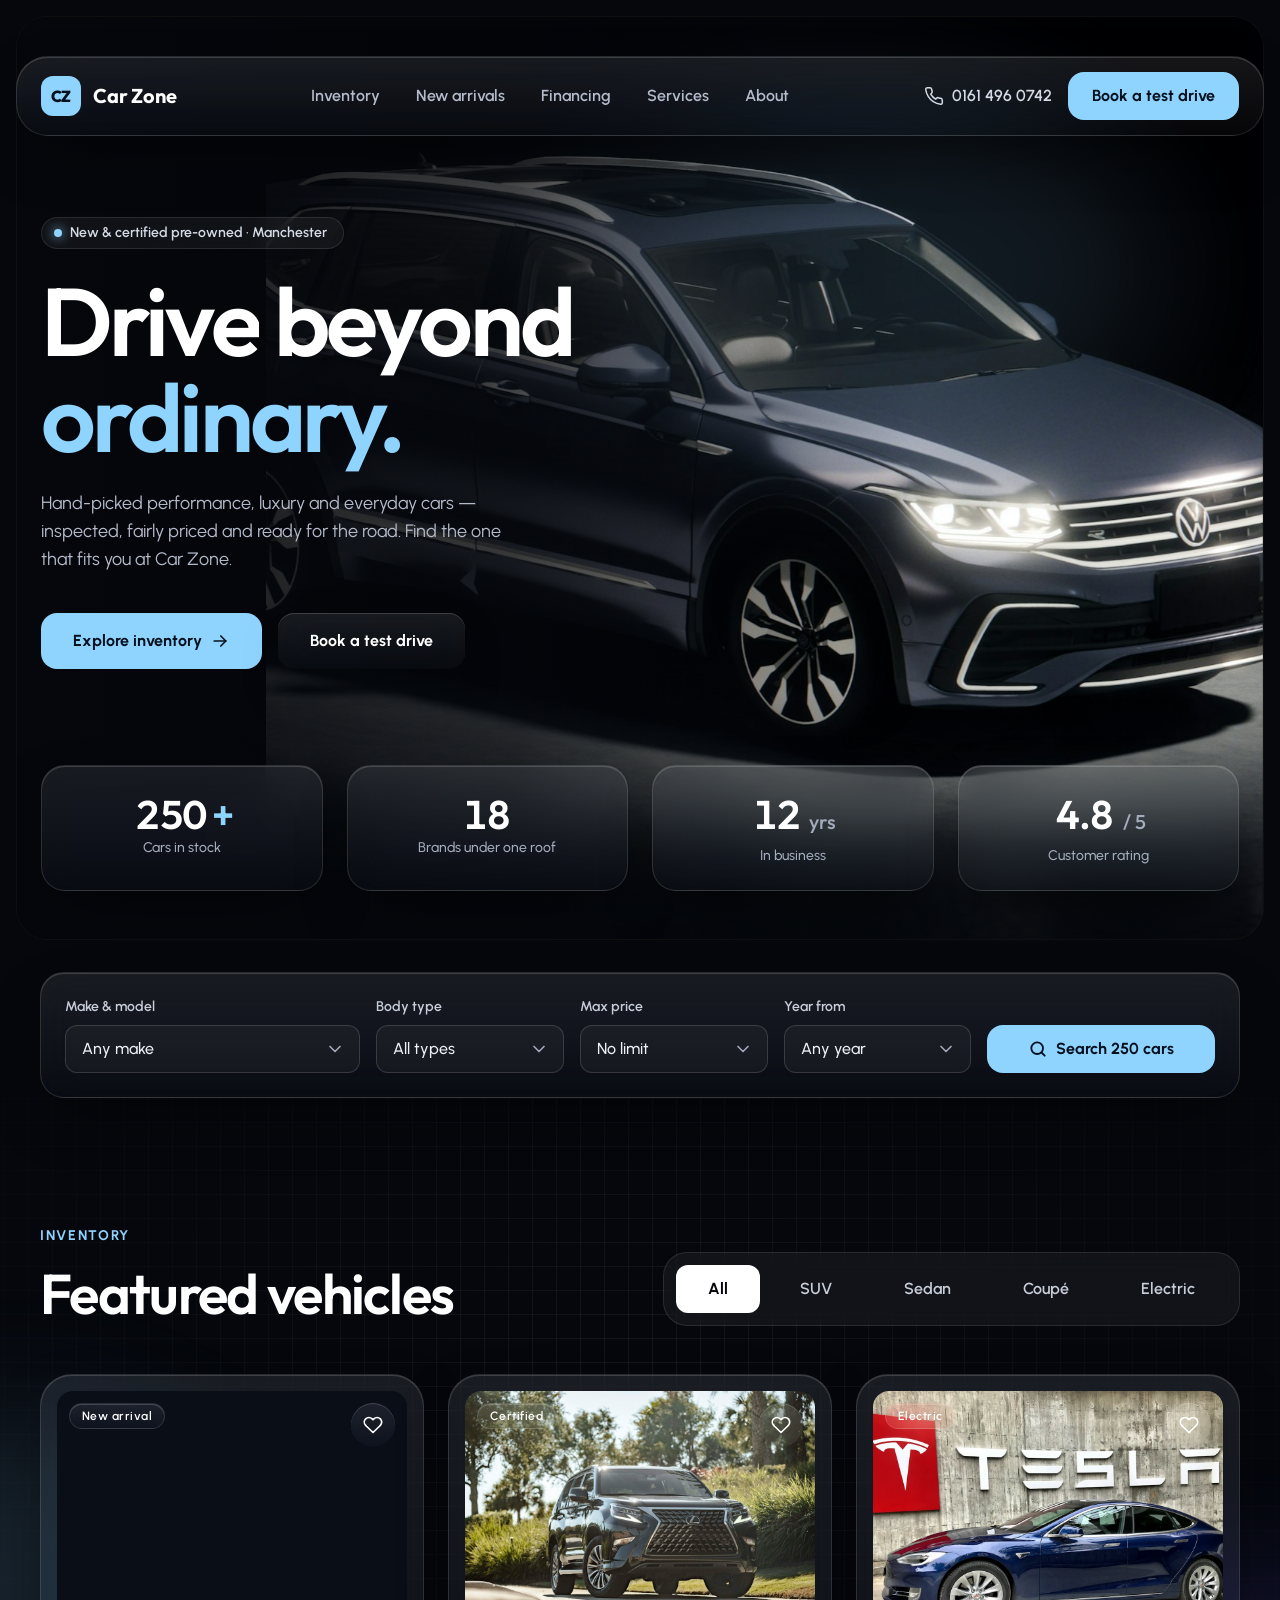
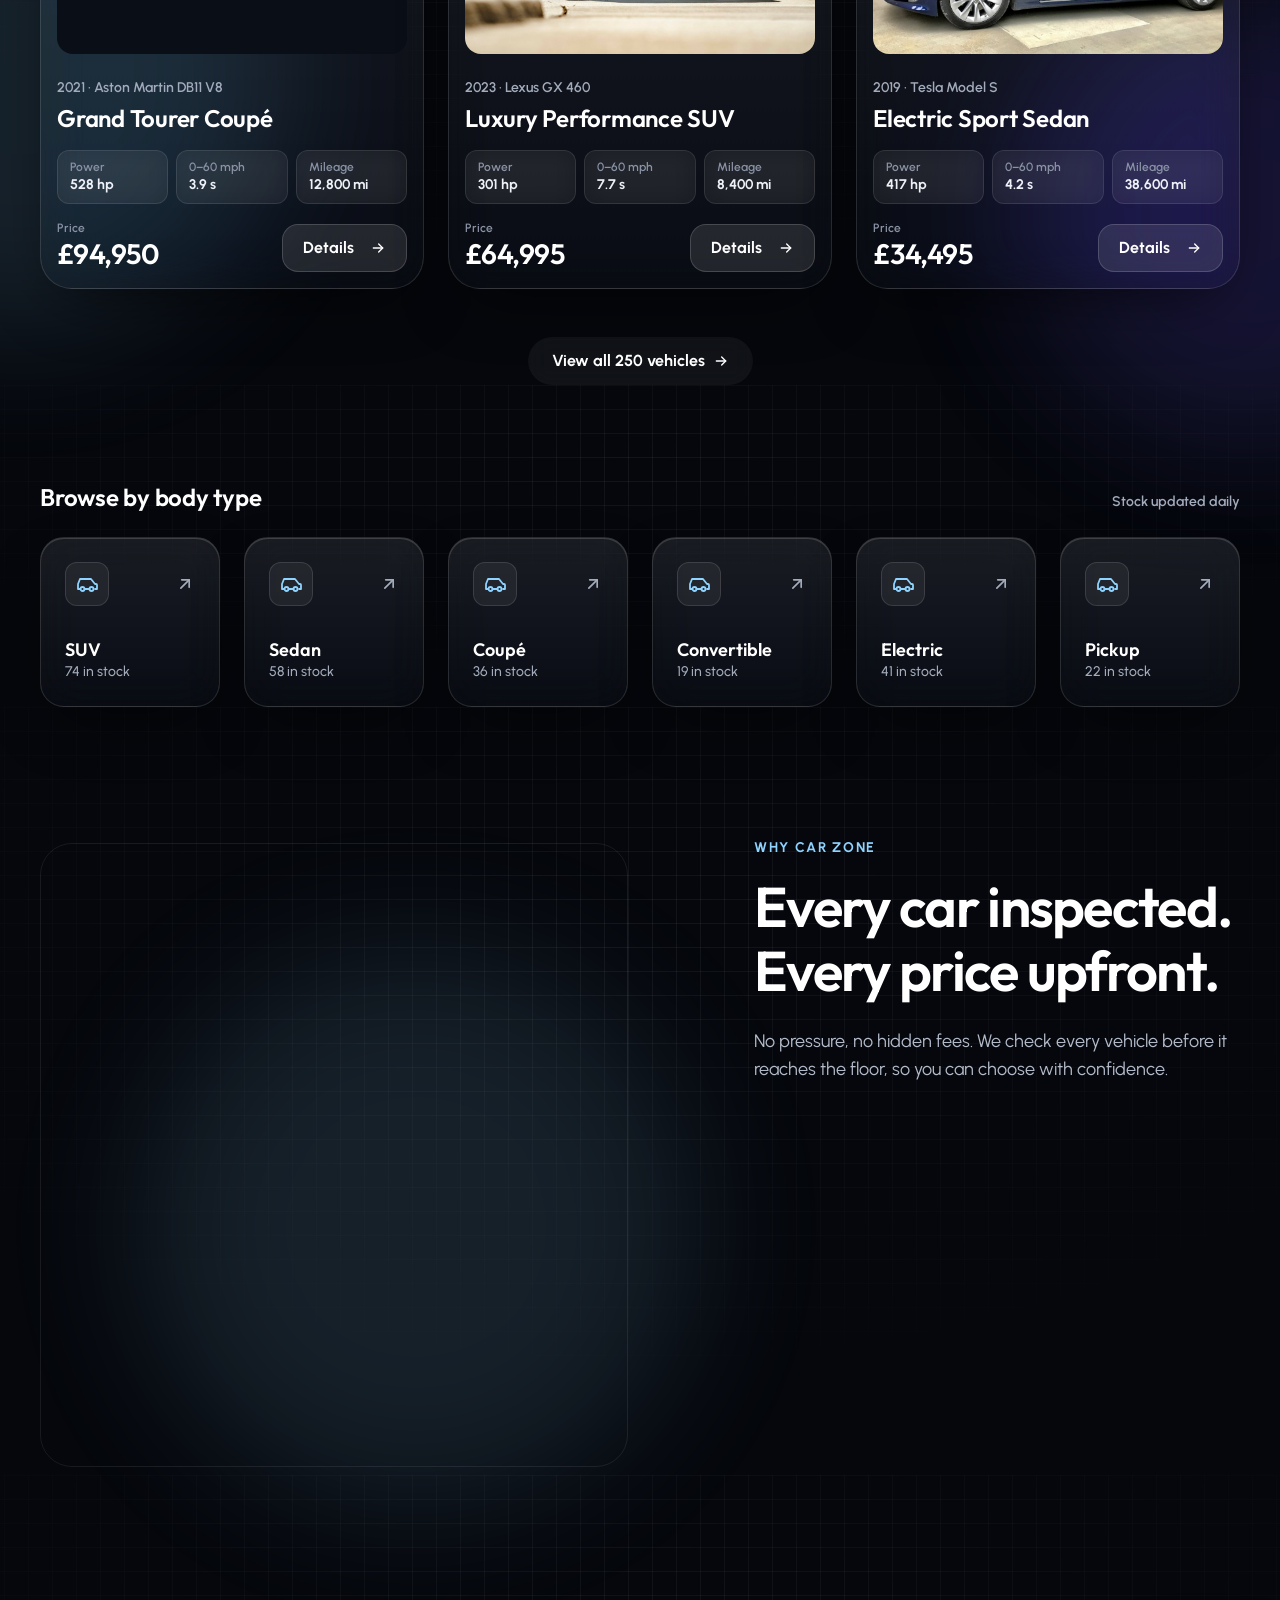
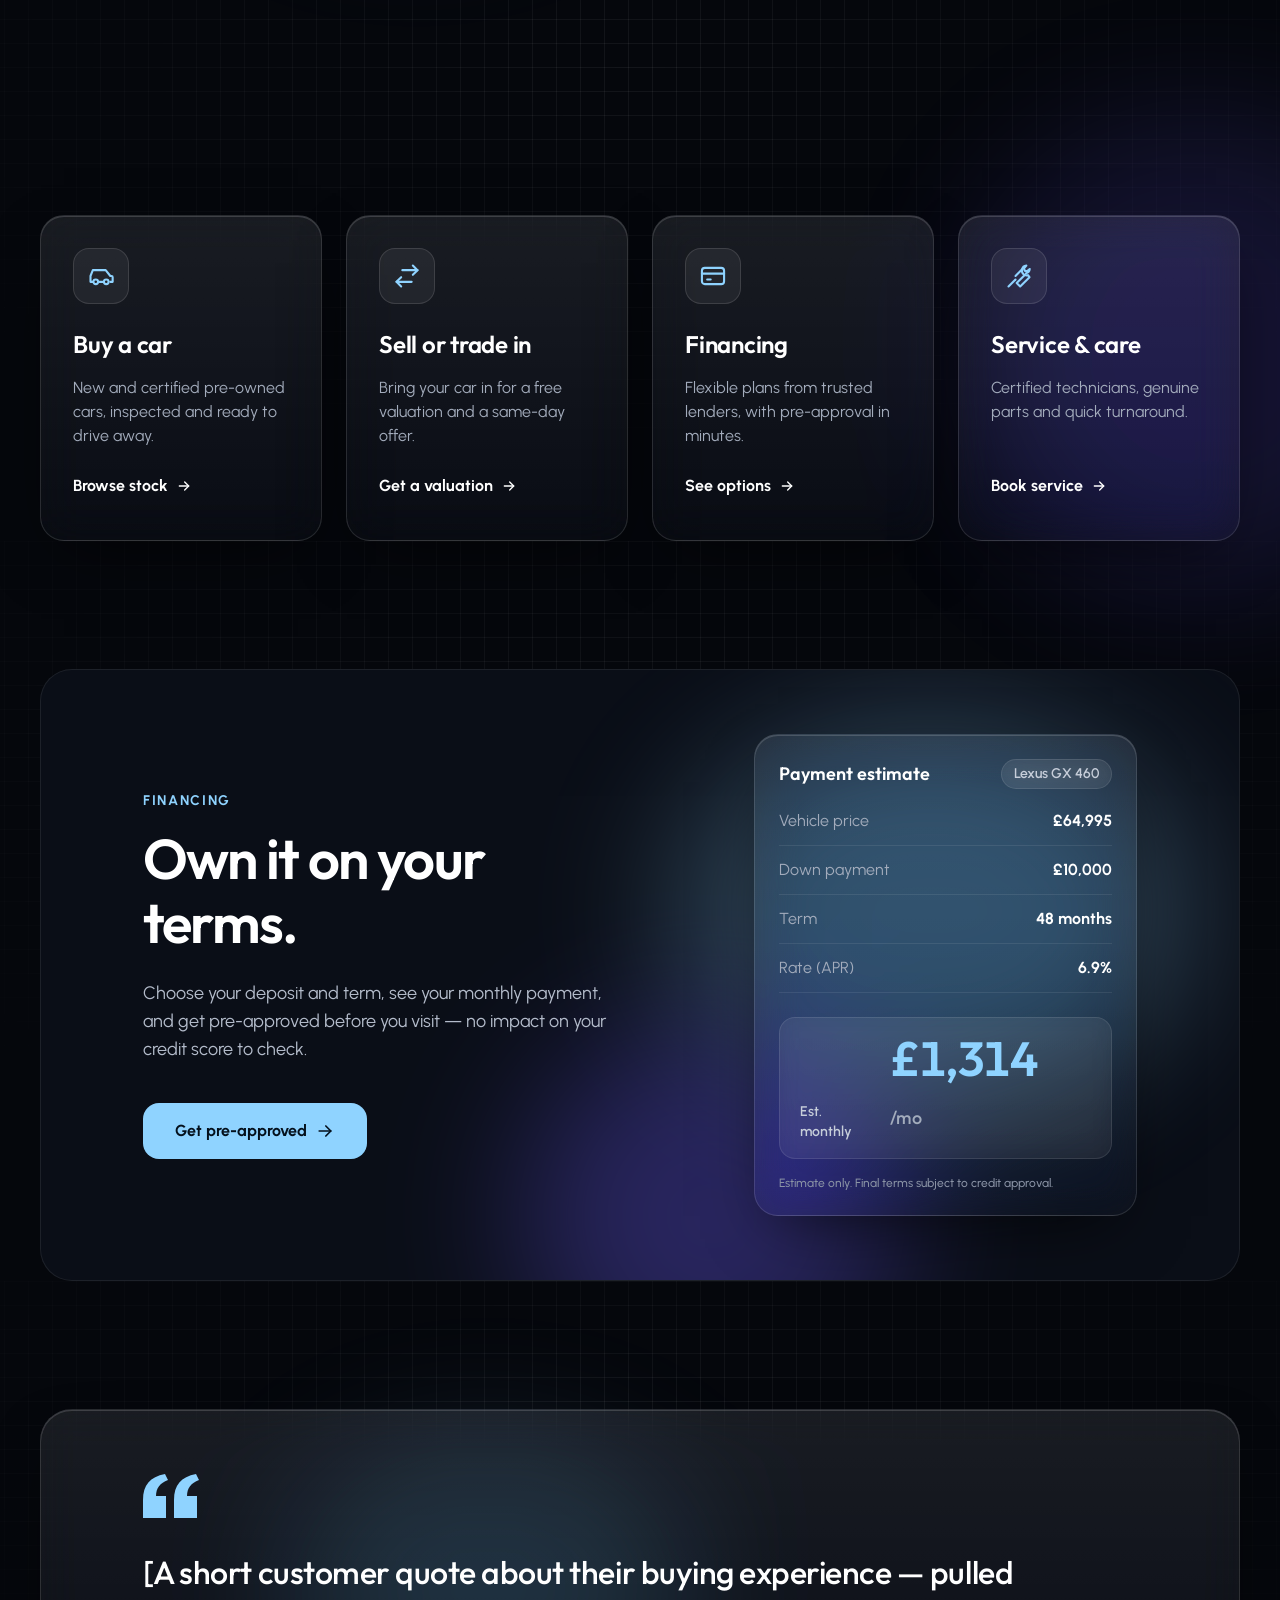
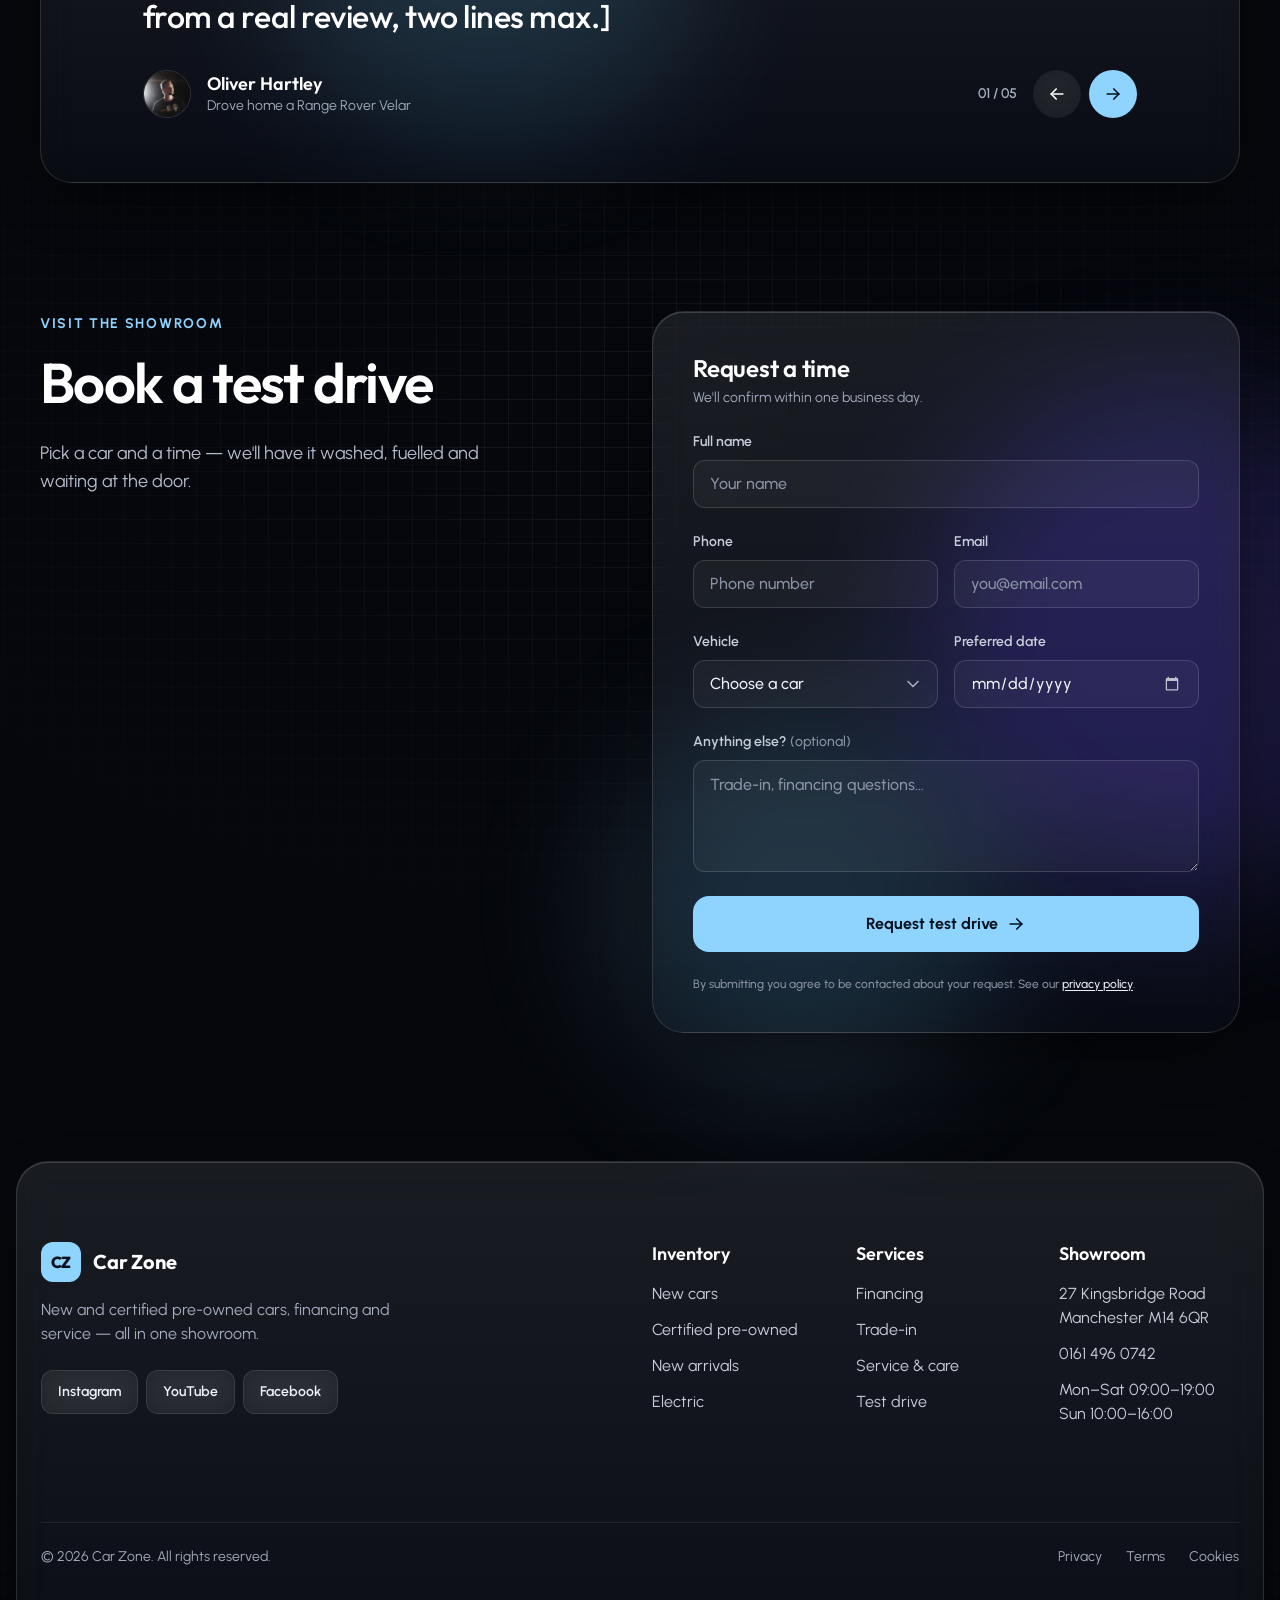
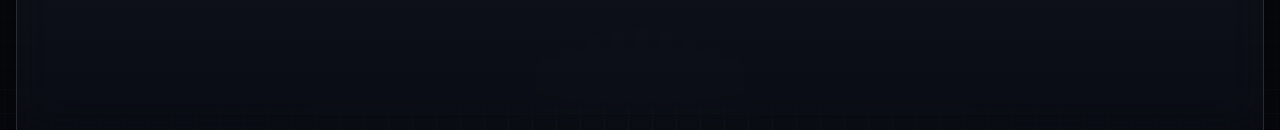
<file: index.html>
<!doctype html>
<html lang="en-GB">
<head>
<meta charset="utf-8">
<meta name="viewport" content="width=device-width, initial-scale=1">
<title>Car Zone — New &amp; certified pre-owned cars in Manchester</title>
<meta name="description" content="Hand-picked performance, luxury and everyday cars in Manchester — every car inspected, fairly priced and ready for the road. Browse stock, get pre-approved and book a test drive.">
<meta name="theme-color" content="#05070C">
<link rel="icon" href="data:image/svg+xml,%3Csvg xmlns='http://www.w3.org/2000/svg' viewBox='0 0 40 40'%3E%3Crect width='40' height='40' rx='12' fill='%238FD3FF'/%3E%3Ctext x='20' y='26' text-anchor='middle' font-family='Arial,sans-serif' font-weight='800' font-size='16' fill='%2304101C'%3ECZ%3C/text%3E%3C/svg%3E">
<script>document.documentElement.classList.add('js');setTimeout(function(){if(!window.CZ)document.documentElement.classList.remove('js')},2500);</script>
<link rel="preconnect" href="https://fonts.googleapis.com">
<link rel="preconnect" href="https://fonts.gstatic.com" crossorigin>
<link rel="stylesheet" href="https://fonts.googleapis.com/css2?family=Outfit:wght@400;500;600;700;800&amp;family=Urbanist:wght@400;500;600;700&amp;display=swap">
<link rel="stylesheet" href="css/styles.css">
<link rel="stylesheet" href="css/home.css">
<script src="js/main.js" defer></script>
</head>
<body>
<a href="#main" class="skip">Skip to content</a>

<!-- ============ HEADER (shared — copy from README) ============ -->
<header class="site-header">
  <nav class="nav glass" aria-label="Main">
    <a href="index.html" class="brand" aria-label="Car Zone home">
      <span class="brand-mark" aria-hidden="true">CZ</span>
      <span class="brand-name">Car Zone</span>
    </a>
    <div class="navlinks">
      <a class="nav-link" href="inventory.html">Inventory</a>
      <a class="nav-link" href="inventory.html?sort=newest">New arrivals</a>
      <a class="nav-link" href="financing.html">Financing</a>
      <a class="nav-link" href="services.html">Services</a>
      <a class="nav-link" href="about.html">About</a>
    </div>
    <div class="nav-actions">
      <a href="tel:01614960742" class="navphone">
        <svg width="20" height="20" viewBox="0 0 24 24" fill="none" stroke="currentColor" stroke-width="1.8" stroke-linecap="round" stroke-linejoin="round" aria-hidden="true"><path d="M22 16.9v3a2 2 0 0 1-2.2 2 19.8 19.8 0 0 1-8.6-3.1 19.5 19.5 0 0 1-6-6A19.8 19.8 0 0 1 2.1 4.2 2 2 0 0 1 4.1 2h3a2 2 0 0 1 2 1.7c.1.9.4 1.8.7 2.7a2 2 0 0 1-.5 2.1L8 9.8a16 16 0 0 0 6 6l1.3-1.3a2 2 0 0 1 2.1-.4c.9.3 1.8.6 2.7.7a2 2 0 0 1 1.7 2z"/></svg>
        0161 496 0742</a>
      <a href="index.html#book" class="btn btn-primary navcta">Book a test drive</a>
      <a href="#menu" class="menu-btn glass-soft" aria-label="Open menu" aria-controls="menu" aria-expanded="false">
        <svg width="20" height="20" viewBox="0 0 24 24" fill="none" stroke="currentColor" stroke-width="2" stroke-linecap="round" aria-hidden="true"><path d="M4 7h16"/><path d="M4 12h16"/><path d="M4 17h16"/></svg>
      </a>
    </div>
  </nav>
</header>
<div class="mnav" id="menu" role="dialog" aria-modal="true" aria-label="Site menu">
  <a href="#" class="mnav-backdrop" data-menu-close tabindex="-1" aria-hidden="true"></a>
  <div class="mnav-panel glass">
    <div class="mnav-top">
      <a href="index.html" class="brand" aria-label="Car Zone home">
        <span class="brand-mark" aria-hidden="true">CZ</span>
        <span class="brand-name">Car Zone</span>
      </a>
      <a href="#" class="mnav-close btn-icon square glass-soft" data-menu-close aria-label="Close menu">
        <svg width="20" height="20" viewBox="0 0 24 24" fill="none" stroke="currentColor" stroke-width="2" stroke-linecap="round" aria-hidden="true"><path d="M18 6 6 18"/><path d="m6 6 12 12"/></svg>
      </a>
    </div>
    <nav aria-label="Main (mobile)">
      <ul class="mnav-links">
        <li><a class="mnav-link" href="inventory.html">Inventory <svg width="20" height="20" viewBox="0 0 24 24" fill="none" stroke="currentColor" stroke-width="2" stroke-linecap="round" stroke-linejoin="round" aria-hidden="true"><path d="M5 12h14"/><path d="m13 6 6 6-6 6"/></svg></a></li>
        <li><a class="mnav-link" href="inventory.html?sort=newest">New arrivals <svg width="20" height="20" viewBox="0 0 24 24" fill="none" stroke="currentColor" stroke-width="2" stroke-linecap="round" stroke-linejoin="round" aria-hidden="true"><path d="M5 12h14"/><path d="m13 6 6 6-6 6"/></svg></a></li>
        <li><a class="mnav-link" href="financing.html">Financing <svg width="20" height="20" viewBox="0 0 24 24" fill="none" stroke="currentColor" stroke-width="2" stroke-linecap="round" stroke-linejoin="round" aria-hidden="true"><path d="M5 12h14"/><path d="m13 6 6 6-6 6"/></svg></a></li>
        <li><a class="mnav-link" href="services.html">Services <svg width="20" height="20" viewBox="0 0 24 24" fill="none" stroke="currentColor" stroke-width="2" stroke-linecap="round" stroke-linejoin="round" aria-hidden="true"><path d="M5 12h14"/><path d="m13 6 6 6-6 6"/></svg></a></li>
        <li><a class="mnav-link" href="about.html">About <svg width="20" height="20" viewBox="0 0 24 24" fill="none" stroke="currentColor" stroke-width="2" stroke-linecap="round" stroke-linejoin="round" aria-hidden="true"><path d="M5 12h14"/><path d="m13 6 6 6-6 6"/></svg></a></li>
      </ul>
    </nav>
    <div class="mnav-foot">
      <a href="tel:01614960742" class="navphone">
        <svg width="20" height="20" viewBox="0 0 24 24" fill="none" stroke="currentColor" stroke-width="1.8" stroke-linecap="round" stroke-linejoin="round" aria-hidden="true"><path d="M22 16.9v3a2 2 0 0 1-2.2 2 19.8 19.8 0 0 1-8.6-3.1 19.5 19.5 0 0 1-6-6A19.8 19.8 0 0 1 2.1 4.2 2 2 0 0 1 4.1 2h3a2 2 0 0 1 2 1.7c.1.9.4 1.8.7 2.7a2 2 0 0 1-.5 2.1L8 9.8a16 16 0 0 0 6 6l1.3-1.3a2 2 0 0 1 2.1-.4c.9.3 1.8.6 2.7.7a2 2 0 0 1 1.7 2z"/></svg>
        0161 496 0742</a>
      <a href="index.html#book" class="btn btn-lg btn-primary">Book a test drive</a>
    </div>
  </div>
</div>
<!-- ============ /HEADER ============ -->

<main id="main">

  <!-- HERO · full-bleed panel (16px), content on the 12-column grid -->
  <section class="hero" aria-labelledby="hero-title">
    <div class="hero-panel">
      <div class="hero-media" data-parallax="0.1">
        <img class="hero-img" src="assets/img/hero-suv.jpg" width="2400" height="1350" alt="Dark grey SUV with headlights on under a studio spotlight" fetchpriority="high" decoding="async">
      </div>
      <div class="orb" style="width: 640px; height: 360px; right: 8%; top: 8%; opacity: .12"></div>
      <div class="hero-shade-x"></div>
      <div class="hero-shade-y"></div>

      <div class="wrap hero-pad">
        <div class="grid">
          <div class="s7 hero-copy">
            <span class="status-pill glass-soft" data-reveal data-delay="0"><span class="dot"></span>New &amp; certified pre-owned · Manchester</span>
            <h1 id="hero-title" class="t-display c-white mt-24" data-split data-delay="120">Drive beyond <span class="c-accent">ordinary.</span></h1>
            <p class="t-lead c-lead mt-24 hero-lead" data-reveal data-delay="420">Hand-picked performance, luxury and everyday cars — inspected, fairly priced and ready for the road. Find the one that fits you at Car Zone.</p>
            <div class="hero-ctas" data-stagger data-delay="520" data-stagger-type="up">
              <a href="inventory.html" class="btn btn-lg btn-primary" data-magnetic>Explore inventory
                <svg width="20" height="20" viewBox="0 0 24 24" fill="none" stroke="currentColor" stroke-width="2" stroke-linecap="round" stroke-linejoin="round" aria-hidden="true"><path d="M5 12h14"/><path d="m13 6 6 6-6 6"/></svg></a>
              <a href="#book" class="btn btn-lg btn-glass">Book a test drive</a>
            </div>
          </div>
        </div>
        <ul class="grid list-reset hero-stats" aria-label="Car Zone in numbers" data-stagger="70" data-delay="650">
          <li class="s3 st stat glass">
            <div class="t-num stat-num"><span data-count="250">250</span><span class="c-accent">+</span></div>
            <div class="stat-label">Cars in stock</div>
          </li>
          <li class="s3 st stat glass">
            <div class="t-num stat-num"><span data-count="18">18</span></div>
            <div class="stat-label">Brands under one roof</div>
          </li>
          <li class="s3 st stat glass">
            <div class="t-num stat-num"><span data-count="12">12</span><span class="unit"> yrs</span></div>
            <div class="stat-label">In business</div>
          </li>
          <li class="s3 st stat glass">
            <div class="t-num stat-num"><span data-count="4.8">4.8</span><span class="unit"> / 5</span></div>
            <div class="stat-label">Customer rating</div>
          </li>
        </ul>
      </div>
    </div>
  </section>

  <!-- SEARCH · 32px from hero (same task group) -->
  <section class="wrap search-sec" aria-label="Search inventory">
    <form class="search-form glass" action="inventory.html" method="get" role="search" data-reveal data-delay="200">
      <label class="field f-make">Make &amp; model
        <select name="make">
          <option value="">Any make</option>
          <option value="aston-martin">Aston Martin</option>
          <option value="bmw">BMW</option>
          <option value="dodge">Dodge</option>
          <option value="land-rover">Land Rover</option>
          <option value="lexus">Lexus</option>
          <option value="porsche">Porsche</option>
          <option value="tesla">Tesla</option>
        </select>
      </label>
      <label class="field f-std">Body type
        <select name="body">
          <option value="">All types</option>
          <option value="suv">SUV</option>
          <option value="sedan">Sedan</option>
          <option value="coupe">Coupé</option>
          <option value="convertible">Convertible</option>
          <option value="electric">Electric</option>
          <option value="pickup">Pickup</option>
        </select>
      </label>
      <label class="field f-std">Max price
        <select name="max">
          <option value="">No limit</option>
          <option value="20000">£20,000</option>
          <option value="40000">£40,000</option>
          <option value="60000">£60,000</option>
          <option value="80000">£80,000</option>
          <option value="100000">£100,000</option>
        </select>
      </label>
      <label class="field f-std">Year from
        <select name="year">
          <option value="">Any year</option>
          <option value="2024">2024</option>
          <option value="2022">2022</option>
          <option value="2020">2020</option>
          <option value="2018">2018</option>
          <option value="2015">2015</option>
        </select>
      </label>
      <button type="submit" class="btn btn-primary">
        <svg width="20" height="20" viewBox="0 0 24 24" fill="none" stroke="currentColor" stroke-width="2.2" stroke-linecap="round" stroke-linejoin="round" aria-hidden="true"><circle cx="11" cy="11" r="7"/><path d="m20 20-3.5-3.5"/></svg>
        Search 250 cars</button>
    </form>
  </section>

  <!-- FEATURED -->
  <section class="wrap sec" aria-labelledby="featured-title">
    <div class="orb" style="width: 520px; height: 520px; left: -280px; top: 320px; opacity: .13"></div>
    <div class="orb orb-violet" style="width: 464px; height: 464px; right: -240px; top: 480px; opacity: .16; --orb-dur: 34s; --orb-delay: -8s"></div>
    <div class="grid hd rel items-end">
      <div class="s6 heading" data-reveal>
        <span class="eyebrow">Inventory</span>
        <h2 id="featured-title" class="t-h2 c-white">Featured vehicles</h2>
      </div>
      <div class="c7-12 featured-filter" data-requires-js data-reveal data-delay="120">
        <div class="segmented segmented-lg" role="group" aria-label="Filter featured vehicles by body type"
             data-pressed-group data-filter-group data-filter-target="#featured-grid" data-filter-status="#featured-status">
          <button type="button" class="seg seg-lg" aria-pressed="true" data-value="all">All</button>
          <button type="button" class="seg seg-lg" aria-pressed="false" data-value="suv">SUV</button>
          <button type="button" class="seg seg-lg" aria-pressed="false" data-value="sedan">Sedan</button>
          <button type="button" class="seg seg-lg" aria-pressed="false" data-value="coupe">Coupé</button>
          <button type="button" class="seg seg-lg" aria-pressed="false" data-value="electric">Electric</button>
        </div>
      </div>
    </div>
    <p id="featured-status" class="sr-only" aria-live="polite"></p>

    <div id="featured-grid" class="grid rel" data-stagger="80">
      <article class="s4 vcard glass lift" data-tags="coupe" data-spotlight data-tilt>
        <div class="vcard-media">
          <img src="assets/img/aston-db11.jpg" width="1200" height="817" alt="Copper Aston Martin DB11 with both doors open" style="object-position: center 60%" loading="lazy" decoding="async">
          <span class="vcard-badge badge glass">New arrival</span>
          <button type="button" class="vcard-save btn-icon sm glass" aria-label="Save Aston Martin DB11 to shortlist" aria-pressed="false" data-toggle>
            <svg width="20" height="20" viewBox="0 0 24 24" fill="none" stroke="currentColor" stroke-width="2" stroke-linecap="round" stroke-linejoin="round" aria-hidden="true"><path class="heart" d="M20.8 4.6a5.5 5.5 0 0 0-7.8 0L12 5.7l-1-1.1a5.5 5.5 0 0 0-7.8 7.8l1 1.1L12 21l7.8-7.5 1-1.1a5.5 5.5 0 0 0 0-7.8z"/></svg></button>
        </div>
        <div class="vcard-body">
          <div>
            <p class="vcard-meta">2021 · Aston Martin DB11 V8</p>
            <h3 class="vcard-title t-h3">Grand Tourer Coupé</h3>
          </div>
          <dl class="vcard-specs">
            <div class="glass-soft"><dt>Power</dt><dd>528 hp</dd></div>
            <div class="glass-soft"><dt>0–60 mph</dt><dd>3.9 s</dd></div>
            <div class="glass-soft"><dt>Mileage</dt><dd>12,800 mi</dd></div>
          </dl>
          <div class="vcard-foot">
            <div>
              <div class="price-label">Price</div>
              <div class="price t-price">£94,950</div>
            </div>
            <a href="vehicle.html" class="btn btn-soft" style="padding: 0 20px">Details<span class="sr-only"> — Aston Martin DB11 V8</span>
              <svg width="16" height="16" viewBox="0 0 24 24" fill="none" stroke="currentColor" stroke-width="2" stroke-linecap="round" stroke-linejoin="round" aria-hidden="true"><path d="M5 12h14"/><path d="m13 6 6 6-6 6"/></svg></a>
          </div>
        </div>
      </article>

      <article class="s4 vcard glass lift" data-tags="suv" data-spotlight data-tilt>
        <div class="vcard-media">
          <img src="assets/img/lexus-gx.jpg" width="1200" height="800" alt="Black Lexus GX 460 parked on a tree-lined drive" style="object-position: center 55%" loading="lazy" decoding="async">
          <span class="vcard-badge badge glass">Certified</span>
          <button type="button" class="vcard-save btn-icon sm glass" aria-label="Save Lexus GX 460 to shortlist" aria-pressed="false" data-toggle>
            <svg width="20" height="20" viewBox="0 0 24 24" fill="none" stroke="currentColor" stroke-width="2" stroke-linecap="round" stroke-linejoin="round" aria-hidden="true"><path class="heart" d="M20.8 4.6a5.5 5.5 0 0 0-7.8 0L12 5.7l-1-1.1a5.5 5.5 0 0 0-7.8 7.8l1 1.1L12 21l7.8-7.5 1-1.1a5.5 5.5 0 0 0 0-7.8z"/></svg></button>
        </div>
        <div class="vcard-body">
          <div>
            <p class="vcard-meta">2023 · Lexus GX 460</p>
            <h3 class="vcard-title t-h3">Luxury Performance SUV</h3>
          </div>
          <dl class="vcard-specs">
            <div class="glass-soft"><dt>Power</dt><dd>301 hp</dd></div>
            <div class="glass-soft"><dt>0–60 mph</dt><dd>7.7 s</dd></div>
            <div class="glass-soft"><dt>Mileage</dt><dd>8,400 mi</dd></div>
          </dl>
          <div class="vcard-foot">
            <div>
              <div class="price-label">Price</div>
              <div class="price t-price">£64,995</div>
            </div>
            <a href="vehicle.html" class="btn btn-soft" style="padding: 0 20px">Details<span class="sr-only"> — Lexus GX 460</span>
              <svg width="16" height="16" viewBox="0 0 24 24" fill="none" stroke="currentColor" stroke-width="2" stroke-linecap="round" stroke-linejoin="round" aria-hidden="true"><path d="M5 12h14"/><path d="m13 6 6 6-6 6"/></svg></a>
          </div>
        </div>
      </article>

      <article class="s4 vcard glass lift" data-tags="sedan electric" data-spotlight data-tilt>
        <div class="vcard-media">
          <img src="assets/img/tesla-model-s.jpg" width="1200" height="800" alt="Blue Tesla Model S parked against a concrete wall" style="object-position: center 85%" loading="lazy" decoding="async">
          <span class="vcard-badge badge glass">Electric</span>
          <button type="button" class="vcard-save btn-icon sm glass" aria-label="Save Tesla Model S to shortlist" aria-pressed="false" data-toggle>
            <svg width="20" height="20" viewBox="0 0 24 24" fill="none" stroke="currentColor" stroke-width="2" stroke-linecap="round" stroke-linejoin="round" aria-hidden="true"><path class="heart" d="M20.8 4.6a5.5 5.5 0 0 0-7.8 0L12 5.7l-1-1.1a5.5 5.5 0 0 0-7.8 7.8l1 1.1L12 21l7.8-7.5 1-1.1a5.5 5.5 0 0 0 0-7.8z"/></svg></button>
        </div>
        <div class="vcard-body">
          <div>
            <p class="vcard-meta">2019 · Tesla Model S</p>
            <h3 class="vcard-title t-h3">Electric Sport Sedan</h3>
          </div>
          <dl class="vcard-specs">
            <div class="glass-soft"><dt>Power</dt><dd>417 hp</dd></div>
            <div class="glass-soft"><dt>0–60 mph</dt><dd>4.2 s</dd></div>
            <div class="glass-soft"><dt>Mileage</dt><dd>38,600 mi</dd></div>
          </dl>
          <div class="vcard-foot">
            <div>
              <div class="price-label">Price</div>
              <div class="price t-price">£34,495</div>
            </div>
            <a href="vehicle.html" class="btn btn-soft" style="padding: 0 20px">Details<span class="sr-only"> — Tesla Model S</span>
              <svg width="16" height="16" viewBox="0 0 24 24" fill="none" stroke="currentColor" stroke-width="2" stroke-linecap="round" stroke-linejoin="round" aria-hidden="true"><path d="M5 12h14"/><path d="m13 6 6 6-6 6"/></svg></a>
          </div>
        </div>
      </article>

      <p class="featured-empty glass-soft" data-filter-empty hidden>No featured cars of this type right now — <a href="inventory.html" class="link-accent">browse the full inventory</a>.</p>
    </div>

    <div class="rel mt-48" style="display: flex; justify-content: center" data-reveal>
      <a href="inventory.html" class="btn btn-pill">View all 250 vehicles
        <svg width="16" height="16" viewBox="0 0 24 24" fill="none" stroke="currentColor" stroke-width="2" stroke-linecap="round" stroke-linejoin="round" aria-hidden="true"><path d="M5 12h14"/><path d="m13 6 6 6-6 6"/></svg></a>
    </div>
  </section>

  <!-- BODY TYPES · 96px — a sub-group of inventory -->
  <section class="wrap sec-sub" aria-labelledby="body-title">
    <div class="row-between mb-24" style="align-items: baseline" data-reveal>
      <h2 id="body-title" class="t-h3 c-white">Browse by body type</h2>
      <span class="t-small fw-600 c-muted">Stock updated daily</span>
    </div>
    <ul class="grid list-reset" data-stagger>
      <li class="s2">
        <a href="inventory.html?body=suv" class="tile-link glass lift" data-spotlight>
          <span class="tile-link-top">
            <span class="icon-tile icon-tile--md"><svg width="24" height="24" viewBox="0 0 24 24" fill="none" stroke="currentColor" stroke-width="1.8" stroke-linecap="round" stroke-linejoin="round" aria-hidden="true"><path d="M5 17H3v-5l2-5h11l4 5h1a1 1 0 0 1 1 1v4h-2"/><circle cx="7.5" cy="17" r="2"/><circle cx="16.5" cy="17" r="2"/><path d="M9.5 17h5"/></svg></span>
            <svg class="tile-link-arrow" width="20" height="20" viewBox="0 0 24 24" fill="none" stroke="currentColor" stroke-width="2" stroke-linecap="round" stroke-linejoin="round" aria-hidden="true"><path d="M7 17 17 7"/><path d="M8 7h9v9"/></svg>
          </span>
          <span><span class="t-h4 c-white block">SUV</span><span class="t-small fw-500 c-muted block">74 in stock</span></span>
        </a>
      </li>
      <li class="s2">
        <a href="inventory.html?body=sedan" class="tile-link glass lift" data-spotlight>
          <span class="tile-link-top">
            <span class="icon-tile icon-tile--md"><svg width="24" height="24" viewBox="0 0 24 24" fill="none" stroke="currentColor" stroke-width="1.8" stroke-linecap="round" stroke-linejoin="round" aria-hidden="true"><path d="M5 17H3v-5l2-5h11l4 5h1a1 1 0 0 1 1 1v4h-2"/><circle cx="7.5" cy="17" r="2"/><circle cx="16.5" cy="17" r="2"/><path d="M9.5 17h5"/></svg></span>
            <svg class="tile-link-arrow" width="20" height="20" viewBox="0 0 24 24" fill="none" stroke="currentColor" stroke-width="2" stroke-linecap="round" stroke-linejoin="round" aria-hidden="true"><path d="M7 17 17 7"/><path d="M8 7h9v9"/></svg>
          </span>
          <span><span class="t-h4 c-white block">Sedan</span><span class="t-small fw-500 c-muted block">58 in stock</span></span>
        </a>
      </li>
      <li class="s2">
        <a href="inventory.html?body=coupe" class="tile-link glass lift" data-spotlight>
          <span class="tile-link-top">
            <span class="icon-tile icon-tile--md"><svg width="24" height="24" viewBox="0 0 24 24" fill="none" stroke="currentColor" stroke-width="1.8" stroke-linecap="round" stroke-linejoin="round" aria-hidden="true"><path d="M5 17H3v-5l2-5h11l4 5h1a1 1 0 0 1 1 1v4h-2"/><circle cx="7.5" cy="17" r="2"/><circle cx="16.5" cy="17" r="2"/><path d="M9.5 17h5"/></svg></span>
            <svg class="tile-link-arrow" width="20" height="20" viewBox="0 0 24 24" fill="none" stroke="currentColor" stroke-width="2" stroke-linecap="round" stroke-linejoin="round" aria-hidden="true"><path d="M7 17 17 7"/><path d="M8 7h9v9"/></svg>
          </span>
          <span><span class="t-h4 c-white block">Coupé</span><span class="t-small fw-500 c-muted block">36 in stock</span></span>
        </a>
      </li>
      <li class="s2">
        <a href="inventory.html?body=convertible" class="tile-link glass lift" data-spotlight>
          <span class="tile-link-top">
            <span class="icon-tile icon-tile--md"><svg width="24" height="24" viewBox="0 0 24 24" fill="none" stroke="currentColor" stroke-width="1.8" stroke-linecap="round" stroke-linejoin="round" aria-hidden="true"><path d="M5 17H3v-5l2-5h11l4 5h1a1 1 0 0 1 1 1v4h-2"/><circle cx="7.5" cy="17" r="2"/><circle cx="16.5" cy="17" r="2"/><path d="M9.5 17h5"/></svg></span>
            <svg class="tile-link-arrow" width="20" height="20" viewBox="0 0 24 24" fill="none" stroke="currentColor" stroke-width="2" stroke-linecap="round" stroke-linejoin="round" aria-hidden="true"><path d="M7 17 17 7"/><path d="M8 7h9v9"/></svg>
          </span>
          <span><span class="t-h4 c-white block">Convertible</span><span class="t-small fw-500 c-muted block">19 in stock</span></span>
        </a>
      </li>
      <li class="s2">
        <a href="inventory.html?body=electric" class="tile-link glass lift" data-spotlight>
          <span class="tile-link-top">
            <span class="icon-tile icon-tile--md"><svg width="24" height="24" viewBox="0 0 24 24" fill="none" stroke="currentColor" stroke-width="1.8" stroke-linecap="round" stroke-linejoin="round" aria-hidden="true"><path d="M5 17H3v-5l2-5h11l4 5h1a1 1 0 0 1 1 1v4h-2"/><circle cx="7.5" cy="17" r="2"/><circle cx="16.5" cy="17" r="2"/><path d="M9.5 17h5"/></svg></span>
            <svg class="tile-link-arrow" width="20" height="20" viewBox="0 0 24 24" fill="none" stroke="currentColor" stroke-width="2" stroke-linecap="round" stroke-linejoin="round" aria-hidden="true"><path d="M7 17 17 7"/><path d="M8 7h9v9"/></svg>
          </span>
          <span><span class="t-h4 c-white block">Electric</span><span class="t-small fw-500 c-muted block">41 in stock</span></span>
        </a>
      </li>
      <li class="s2">
        <a href="inventory.html?body=pickup" class="tile-link glass lift" data-spotlight>
          <span class="tile-link-top">
            <span class="icon-tile icon-tile--md"><svg width="24" height="24" viewBox="0 0 24 24" fill="none" stroke="currentColor" stroke-width="1.8" stroke-linecap="round" stroke-linejoin="round" aria-hidden="true"><path d="M5 17H3v-5l2-5h11l4 5h1a1 1 0 0 1 1 1v4h-2"/><circle cx="7.5" cy="17" r="2"/><circle cx="16.5" cy="17" r="2"/><path d="M9.5 17h5"/></svg></span>
            <svg class="tile-link-arrow" width="20" height="20" viewBox="0 0 24 24" fill="none" stroke="currentColor" stroke-width="2" stroke-linecap="round" stroke-linejoin="round" aria-hidden="true"><path d="M7 17 17 7"/><path d="M8 7h9v9"/></svg>
          </span>
          <span><span class="t-h4 c-white block">Pickup</span><span class="t-small fw-500 c-muted block">22 in stock</span></span>
        </a>
      </li>
    </ul>
  </section>

  <!-- WHY · image 6 cols, column 7 left open as breathing room, copy 5 cols -->
  <section class="wrap sec" aria-labelledby="why-title">
    <div class="orb" style="width: 560px; height: 560px; left: 8%; top: 240px; opacity: .12; --orb-dur: 30s"></div>
    <div class="grid rel items-center" style="row-gap: 48px">
      <div class="s6 rel">
        <img class="photo why-img tall-pic" data-reveal="image" src="assets/img/bmw-night.jpg" width="1200" height="2134" alt="Dark grey BMW saloon with its headlights on, parked at night" loading="lazy" decoding="async">
        <div class="overlay-card glass" data-reveal data-delay="350">
          <span class="icon-accent">
            <svg width="24" height="24" viewBox="0 0 24 24" fill="none" stroke="currentColor" stroke-width="2.2" stroke-linecap="round" stroke-linejoin="round" aria-hidden="true"><path d="M12 22s8-4 8-10V5l-8-3-8 3v7c0 6 8 10 8 10z"/><path d="m9 12 2 2 4-4"/></svg></span>
          <div>
            <div class="t-h4 c-white">150-point inspection passed</div>
            <div class="t-small c-lead">Every car, before it reaches the floor</div>
          </div>
        </div>
      </div>
      <div class="c8-12 stack">
        <div data-reveal>
          <span class="eyebrow">Why Car Zone</span>
          <h2 id="why-title" class="t-h2 c-white mt-16">Every car inspected. Every price upfront.</h2>
          <p class="t-lead c-lead mt-24">No pressure, no hidden fees. We check every vehicle before it reaches the floor, so you can choose with confidence.</p>
        </div>
        <ol class="list-reset stack gap-8 mt-40" data-stagger="70">
          <li class="reason glass-soft">
            <span class="idx">01</span>
            <span><span class="t-h4 c-white block">150-point inspection</span><span class="t-small c-muted block mt-4">Mechanical, electrical and body checks on every car we sell.</span></span>
          </li>
          <li class="reason glass-soft">
            <span class="idx">02</span>
            <span><span class="t-h4 c-white block">Transparent pricing</span><span class="t-small c-muted block mt-4">The price you see is the price you pay — fees listed upfront.</span></span>
          </li>
          <li class="reason glass-soft">
            <span class="idx">03</span>
            <span><span class="t-h4 c-white block">Full vehicle history</span><span class="t-small c-muted block mt-4">Service records and ownership history shared before you sign.</span></span>
          </li>
          <li class="reason glass-soft">
            <span class="idx">04</span>
            <span><span class="t-h4 c-white block">Fair trade-in value</span><span class="t-small c-muted block mt-4">Get an offer on your current car the same day.</span></span>
          </li>
        </ol>
      </div>
    </div>
  </section>

  <!-- SERVICES · 4 × 3-column cards -->
  <section class="wrap sec" aria-labelledby="services-title">
    <div class="orb orb-violet" style="width: 480px; height: 480px; right: -200px; top: 240px; opacity: .15; --orb-dur: 32s; --orb-delay: -12s"></div>
    <div class="grid hd rel items-end" data-reveal>
      <div class="s6 heading">
        <span class="eyebrow">Services</span>
        <h2 id="services-title" class="t-h2 c-white">Everything under one roof</h2>
      </div>
      <p class="c9-12 t-lead c-lead">From your first test drive to your hundredth service, one team looks after you and your car.</p>
    </div>
    <div class="grid rel" data-stagger="70">
      <article class="s3 svc-card glass lift" data-spotlight>
        <span class="icon-tile icon-tile--xl">
          <svg width="28" height="28" viewBox="0 0 24 24" fill="none" stroke="currentColor" stroke-width="1.8" stroke-linecap="round" stroke-linejoin="round" aria-hidden="true"><path d="M5 17H3v-5l2-5h11l4 5h1a1 1 0 0 1 1 1v4h-2"/><circle cx="7.5" cy="17" r="2"/><circle cx="16.5" cy="17" r="2"/><path d="M9.5 17h5"/></svg></span>
        <h3 class="t-h3 c-white">Buy a car</h3>
        <p class="t-body">New and certified pre-owned cars, inspected and ready to drive away.</p>
        <a href="inventory.html" class="link-arrow">Browse stock <svg width="16" height="16" viewBox="0 0 24 24" fill="none" stroke="currentColor" stroke-width="2" stroke-linecap="round" stroke-linejoin="round" aria-hidden="true"><path d="M5 12h14"/><path d="m13 6 6 6-6 6"/></svg></a>
      </article>
      <article class="s3 svc-card glass lift" data-spotlight>
        <span class="icon-tile icon-tile--xl">
          <svg width="28" height="28" viewBox="0 0 24 24" fill="none" stroke="currentColor" stroke-width="1.8" stroke-linecap="round" stroke-linejoin="round" aria-hidden="true"><path d="M17 3l4 4-4 4"/><path d="M21 7H8"/><path d="M7 21l-4-4 4-4"/><path d="M3 17h13"/></svg></span>
        <h3 class="t-h3 c-white">Sell or trade in</h3>
        <p class="t-body">Bring your car in for a free valuation and a same-day offer.</p>
        <a href="services.html#trade-in" class="link-arrow">Get a valuation <svg width="16" height="16" viewBox="0 0 24 24" fill="none" stroke="currentColor" stroke-width="2" stroke-linecap="round" stroke-linejoin="round" aria-hidden="true"><path d="M5 12h14"/><path d="m13 6 6 6-6 6"/></svg></a>
      </article>
      <article class="s3 svc-card glass lift" data-spotlight>
        <span class="icon-tile icon-tile--xl">
          <svg width="28" height="28" viewBox="0 0 24 24" fill="none" stroke="currentColor" stroke-width="1.8" stroke-linecap="round" stroke-linejoin="round" aria-hidden="true"><rect x="2.5" y="5" width="19" height="14" rx="2.5"/><path d="M2.5 10h19"/><path d="M7 15h3"/></svg></span>
        <h3 class="t-h3 c-white">Financing</h3>
        <p class="t-body">Flexible plans from trusted lenders, with pre-approval in minutes.</p>
        <a href="financing.html" class="link-arrow">See options <svg width="16" height="16" viewBox="0 0 24 24" fill="none" stroke="currentColor" stroke-width="2" stroke-linecap="round" stroke-linejoin="round" aria-hidden="true"><path d="M5 12h14"/><path d="m13 6 6 6-6 6"/></svg></a>
      </article>
      <article class="s3 svc-card glass lift" data-spotlight>
        <span class="icon-tile icon-tile--xl">
          <svg width="28" height="28" viewBox="0 0 24 24" fill="none" stroke="currentColor" stroke-width="1.8" stroke-linecap="round" stroke-linejoin="round" aria-hidden="true"><path d="M14.7 6.3a4 4 0 0 0 5 5L21 13l-8 8-3-3 6.3-6.3"/><path d="M14.7 6.3 9 12"/><path d="M3 21l6-6"/><path d="M14.7 6.3a4 4 0 0 1 3.6-3.2l-2 2.4.6 1.9 1.9.6 2.4-2a4 4 0 0 1-3.2 3.6"/></svg></span>
        <h3 class="t-h3 c-white">Service &amp; care</h3>
        <p class="t-body">Certified technicians, genuine parts and quick turnaround.</p>
        <a href="services.html#book-service" class="link-arrow">Book service <svg width="16" height="16" viewBox="0 0 24 24" fill="none" stroke="currentColor" stroke-width="2" stroke-linecap="round" stroke-linejoin="round" aria-hidden="true"><path d="M5 12h14"/><path d="m13 6 6 6-6 6"/></svg></a>
      </article>
    </div>
  </section>

  <!-- FINANCING · panel spans 12 columns; content inset to columns 2–6 and 8–11 -->
  <section class="wrap sec" aria-labelledby="finance-title">
    <div class="grid inset panel items-center" style="row-gap: 48px" data-reveal="scale">
      <div class="orb" style="width: 520px; height: 384px; right: 4%; top: 8%; opacity: .28; --orb-dur: 22s"></div>
      <div class="orb orb-violet" style="width: 384px; height: 384px; right: 28%; bottom: -128px; opacity: .3; --orb-dur: 26s; --orb-delay: -6s"></div>
      <div class="c2-6 stack-start rel">
        <span class="eyebrow">Financing</span>
        <h2 id="finance-title" class="t-h2 c-white mt-16">Own it on your terms.</h2>
        <p class="t-lead c-lead mt-24">Choose your deposit and term, see your monthly payment, and get pre-approved before you visit — no impact on your credit score to check.</p>
        <a href="financing.html#apply" class="btn btn-lg btn-primary mt-40" data-magnetic>Get pre-approved
          <svg width="20" height="20" viewBox="0 0 24 24" fill="none" stroke="currentColor" stroke-width="2" stroke-linecap="round" stroke-linejoin="round" aria-hidden="true"><path d="M5 12h14"/><path d="m13 6 6 6-6 6"/></svg></a>
      </div>
      <div class="c8-11 glass rel r-24 p-24" data-spotlight>
        <div class="row-between mb-8">
          <h3 class="t-h4 c-white">Payment estimate</h3>
          <span class="pill-label glass-soft">Lexus GX 460</span>
        </div>
        <dl class="kv t-body">
          <div><dt>Vehicle price</dt><dd>£64,995</dd></div>
          <div><dt>Down payment</dt><dd>£10,000</dd></div>
          <div><dt>Term</dt><dd>48 months</dd></div>
          <div><dt>Rate (APR)</dt><dd>6.9%</dd></div>
        </dl>
        <div class="estimate-total glass-soft">
          <span class="t-small fw-600 c-label">Est. monthly</span>
          <span class="t-big"><span data-count="1314" data-prefix="£">£1,314</span><span class="unit">/mo</span></span>
        </div>
        <p class="form-note mt-16">Estimate only. Final terms subject to credit approval.</p>
      </div>
    </div>
  </section>

  <!-- TESTIMONIALS · quote set on columns 2–11 for a comfortable line length -->
  <section class="wrap sec" aria-labelledby="reviews-title">
    <h2 id="reviews-title" class="sr-only">Customer reviews</h2>
    <div class="orb" style="width: 416px; height: 296px; left: 20%; top: 160px; opacity: .14; --orb-dur: 24s"></div>
    <div class="grid inset glass rel r-32" style="row-gap: 32px" role="region" aria-roledescription="carousel" aria-labelledby="reviews-title" data-slider data-reveal>
      <svg class="c2-11 c-accent" width="56" height="44" viewBox="0 0 56 44" fill="none" aria-hidden="true"><path d="M0 44V26C0 11 7 3 22 0l3 6c-8 3-12 8-12 16h10v22H0zm31 0V26c0-15 7-23 22-26l3 6c-8 3-12 8-12 16h10v22H31z" fill="currentColor"/></svg>
      <div class="c2-11 rv">
        <div class="rv-stage" aria-live="polite">
          <figure class="rv-slide is-active" data-slide role="group" aria-roledescription="slide" aria-label="1 of 5">
            <blockquote class="rv-quote t-quote">[A short customer quote about their buying experience — pulled from a real review, two lines max.]</blockquote>
            <figcaption class="rv-person">
              <img class="rv-avatar" src="assets/img/avatar-review.jpg" width="192" height="192" alt="" style="object-position: 55% 30%" loading="lazy" decoding="async">
              <span><span class="t-h4 c-white block">Oliver Hartley</span><span class="t-small c-muted block">Drove home a Range Rover Velar</span></span>
            </figcaption>
          </figure>
          <figure class="rv-slide" data-slide role="group" aria-roledescription="slide" aria-label="2 of 5" aria-hidden="true">
            <blockquote class="rv-quote t-quote">[A review about trading in — a fair valuation, a same-day offer and no haggling at the desk.]</blockquote>
            <figcaption class="rv-person">
              <span class="rv-avatar rv-initials" aria-hidden="true">PD</span>
              <span><span class="t-h4 c-white block">Priya Desai</span><span class="t-small c-muted block">Part-exchanged for a Tesla Model S</span></span>
            </figcaption>
          </figure>
          <figure class="rv-slide" data-slide role="group" aria-roledescription="slide" aria-label="3 of 5" aria-hidden="true">
            <blockquote class="rv-quote t-quote">[A review about financing — a clear monthly figure, quick pre-approval and nothing hidden.]</blockquote>
            <figcaption class="rv-person">
              <span class="rv-avatar rv-initials" aria-hidden="true">JW</span>
              <span><span class="t-h4 c-white block">James Whitfield</span><span class="t-small c-muted block">Financed a Lexus GX 460</span></span>
            </figcaption>
          </figure>
          <figure class="rv-slide" data-slide role="group" aria-roledescription="slide" aria-label="4 of 5" aria-hidden="true">
            <blockquote class="rv-quote t-quote">[A review about the workshop — serviced on time, video health check, fair price.]</blockquote>
            <figcaption class="rv-person">
              <span class="rv-avatar rv-initials" aria-hidden="true">AO</span>
              <span><span class="t-h4 c-white block">Amara Okafor</span><span class="t-small c-muted block">Services her Defender with us</span></span>
            </figcaption>
          </figure>
          <figure class="rv-slide" data-slide role="group" aria-roledescription="slide" aria-label="5 of 5" aria-hidden="true">
            <blockquote class="rv-quote t-quote">[A review about the test drive — car ready at the door, honest advice, zero pressure.]</blockquote>
            <figcaption class="rv-person">
              <span class="rv-avatar rv-initials" aria-hidden="true">TB</span>
              <span><span class="t-h4 c-white block">Tom Brennan</span><span class="t-small c-muted block">Test-drove and bought a Porsche 911 GT3</span></span>
            </figcaption>
          </figure>
        </div>
        <div class="rv-controls" data-requires-js>
          <span class="rv-count" data-slide-count>01 / 05</span>
          <button type="button" class="btn-icon glass-soft" aria-label="Previous review" data-slide-prev>
            <svg width="20" height="20" viewBox="0 0 24 24" fill="none" stroke="currentColor" stroke-width="2" stroke-linecap="round" stroke-linejoin="round" aria-hidden="true"><path d="M19 12H5"/><path d="m11 18-6-6 6-6"/></svg></button>
          <button type="button" class="btn-icon btn-primary" aria-label="Next review" data-slide-next>
            <svg width="20" height="20" viewBox="0 0 24 24" fill="none" stroke="currentColor" stroke-width="2" stroke-linecap="round" stroke-linejoin="round" aria-hidden="true"><path d="M5 12h14"/><path d="m13 6 6 6-6 6"/></svg></button>
        </div>
      </div>
    </div>
  </section>

  <!-- BOOK · copy 5 cols, column 6 open, form 6 cols -->
  <section id="book" class="wrap sec" aria-labelledby="book-title">
    <div class="orb orb-violet" style="width: 520px; height: 520px; right: -200px; top: 200px; opacity: .18; --orb-dur: 30s"></div>
    <div class="orb" style="width: 400px; height: 400px; right: 20%; top: 520px; opacity: .14; --orb-dur: 26s; --orb-delay: -10s"></div>
    <div class="grid rel items-start" style="row-gap: 48px">
      <div class="s5 stack">
        <div data-reveal>
          <span class="eyebrow">Visit the showroom</span>
          <h2 id="book-title" class="t-h2 c-white mt-16">Book a test drive</h2>
          <p class="t-lead c-lead mt-24">Pick a car and a time — we'll have it washed, fuelled and waiting at the door.</p>
        </div>
        <dl class="g2 mt-40" style="gap: 8px" data-stagger>
          <div class="info-tile glass-soft"><dt>Address</dt><dd>27 Kingsbridge Road,<br>Manchester M14 6QR</dd></div>
          <div class="info-tile glass-soft"><dt>Hours</dt><dd>Mon–Sat 09:00–19:00<br>Sun 10:00–16:00</dd></div>
          <div class="info-tile glass-soft"><dt>Phone</dt><dd><a href="tel:01614960742">0161 496 0742</a></dd></div>
          <div class="info-tile glass-soft"><dt>Email</dt><dd class="break-any"><a href="mailto:hello@carzonemcr.co.uk">hello@carzonemcr.co.uk</a></dd></div>
        </dl>
        <img class="photo photo-24 map-img" data-reveal="image" src="assets/img/map-zoom.jpg" width="972" height="418" alt="Map of south Manchester with a pin on 27 Kingsbridge Road, between Rusholme, Fallowfield and Platt Fields Park" loading="lazy" decoding="async">
      </div>
      <form class="c7-12 glass r-32 p-40 stack gap-24" action="#book" method="post" aria-labelledby="form-title" data-demo-form data-reveal="right">
        <div>
          <h3 id="form-title" class="t-h3 c-white">Request a time</h3>
          <p class="t-small c-muted mt-4">We'll confirm within one business day.</p>
        </div>
        <label class="field">Full name<input type="text" name="name" autocomplete="name" placeholder="Your name" required></label>
        <div class="field-row">
          <label class="field">Phone<input type="tel" name="phone" autocomplete="tel" placeholder="Phone number" required></label>
          <label class="field">Email<input type="email" name="email" autocomplete="email" placeholder="you@email.com" required></label>
        </div>
        <div class="field-row">
          <label class="field">Vehicle
            <select name="vehicle" required>
              <option value="">Choose a car</option>
              <option>2021 Aston Martin DB11 V8</option>
              <option>2023 Lexus GX 460</option>
              <option>2019 Tesla Model S</option>
              <option>Something else in stock</option>
            </select>
          </label>
          <label class="field">Preferred date<input type="date" name="date" required data-min-today></label>
        </div>
        <label class="field"><span>Anything else? <span class="optional">(optional)</span></span><textarea name="message" placeholder="Trade-in, financing questions…"></textarea></label>
        <button type="submit" class="btn btn-lg btn-primary btn-block" data-magnetic="4">Request test drive
          <svg width="20" height="20" viewBox="0 0 24 24" fill="none" stroke="currentColor" stroke-width="2" stroke-linecap="round" stroke-linejoin="round" aria-hidden="true"><path d="M5 12h14"/><path d="m13 6 6 6-6 6"/></svg></button>
        <div class="form-status" role="status" tabindex="-1" data-form-success hidden>
          <svg width="20" height="20" viewBox="0 0 24 24" fill="none" stroke="currentColor" stroke-width="2.2" stroke-linecap="round" stroke-linejoin="round" aria-hidden="true"><path d="M20 6 9 17l-5-5"/></svg>
          <span>Thanks — your request is in. We'll confirm your test drive within one business day.</span>
        </div>
        <p class="form-note">By submitting you agree to be contacted about your request. See our <a href="#">privacy policy</a>.</p>
      </form>
    </div>
  </section>
</main>

<!-- ============ FOOTER (shared — copy from README) ============ -->
<footer class="site-footer gridfx">
  <div class="footer-panel glass">
    <div class="wrap grid footer-grid">
      <div class="s4 fb footer-brand">
        <a href="index.html" class="brand" aria-label="Car Zone home">
          <span class="brand-mark" aria-hidden="true">CZ</span>
          <span class="brand-name">Car Zone</span>
        </a>
        <p class="t-body">New and certified pre-owned cars, financing and service — all in one showroom.</p>
        <div class="footer-social">
          <a href="#" class="glass-soft">Instagram</a>
          <a href="#" class="glass-soft">YouTube</a>
          <a href="#" class="glass-soft">Facebook</a>
        </div>
      </div>
      <nav class="c7-8 footer-col" aria-label="Inventory">
        <span class="footer-title">Inventory</span>
        <a href="inventory.html?condition=new">New cars</a>
        <a href="inventory.html?condition=certified">Certified pre-owned</a>
        <a href="inventory.html?sort=newest">New arrivals</a>
        <a href="inventory.html?fuel=electric">Electric</a>
      </nav>
      <nav class="c9-10 footer-col" aria-label="Services">
        <span class="footer-title">Services</span>
        <a href="financing.html">Financing</a>
        <a href="services.html#trade-in">Trade-in</a>
        <a href="services.html">Service &amp; care</a>
        <a href="index.html#book">Test drive</a>
      </nav>
      <address class="c11-12 footer-col">
        <span class="footer-title">Showroom</span>
        <span>27 Kingsbridge Road<br>Manchester M14 6QR</span>
        <a href="tel:01614960742">0161 496 0742</a>
        <span>Mon–Sat 09:00–19:00<br>Sun 10:00–16:00</span>
      </address>
    </div>
    <div class="wrap footer-bar">
      <span>© <span data-year>2026</span> Car Zone. All rights reserved.</span>
      <span class="footer-legal"><a href="#">Privacy</a><a href="#">Terms</a><a href="#">Cookies</a></span>
    </div>
    <div class="wordmark" aria-hidden="true" data-wordmark>CAR ZONE</div>
  </div>
</footer>
<!-- ============ /FOOTER ============ -->
</body>
</html>
</file>
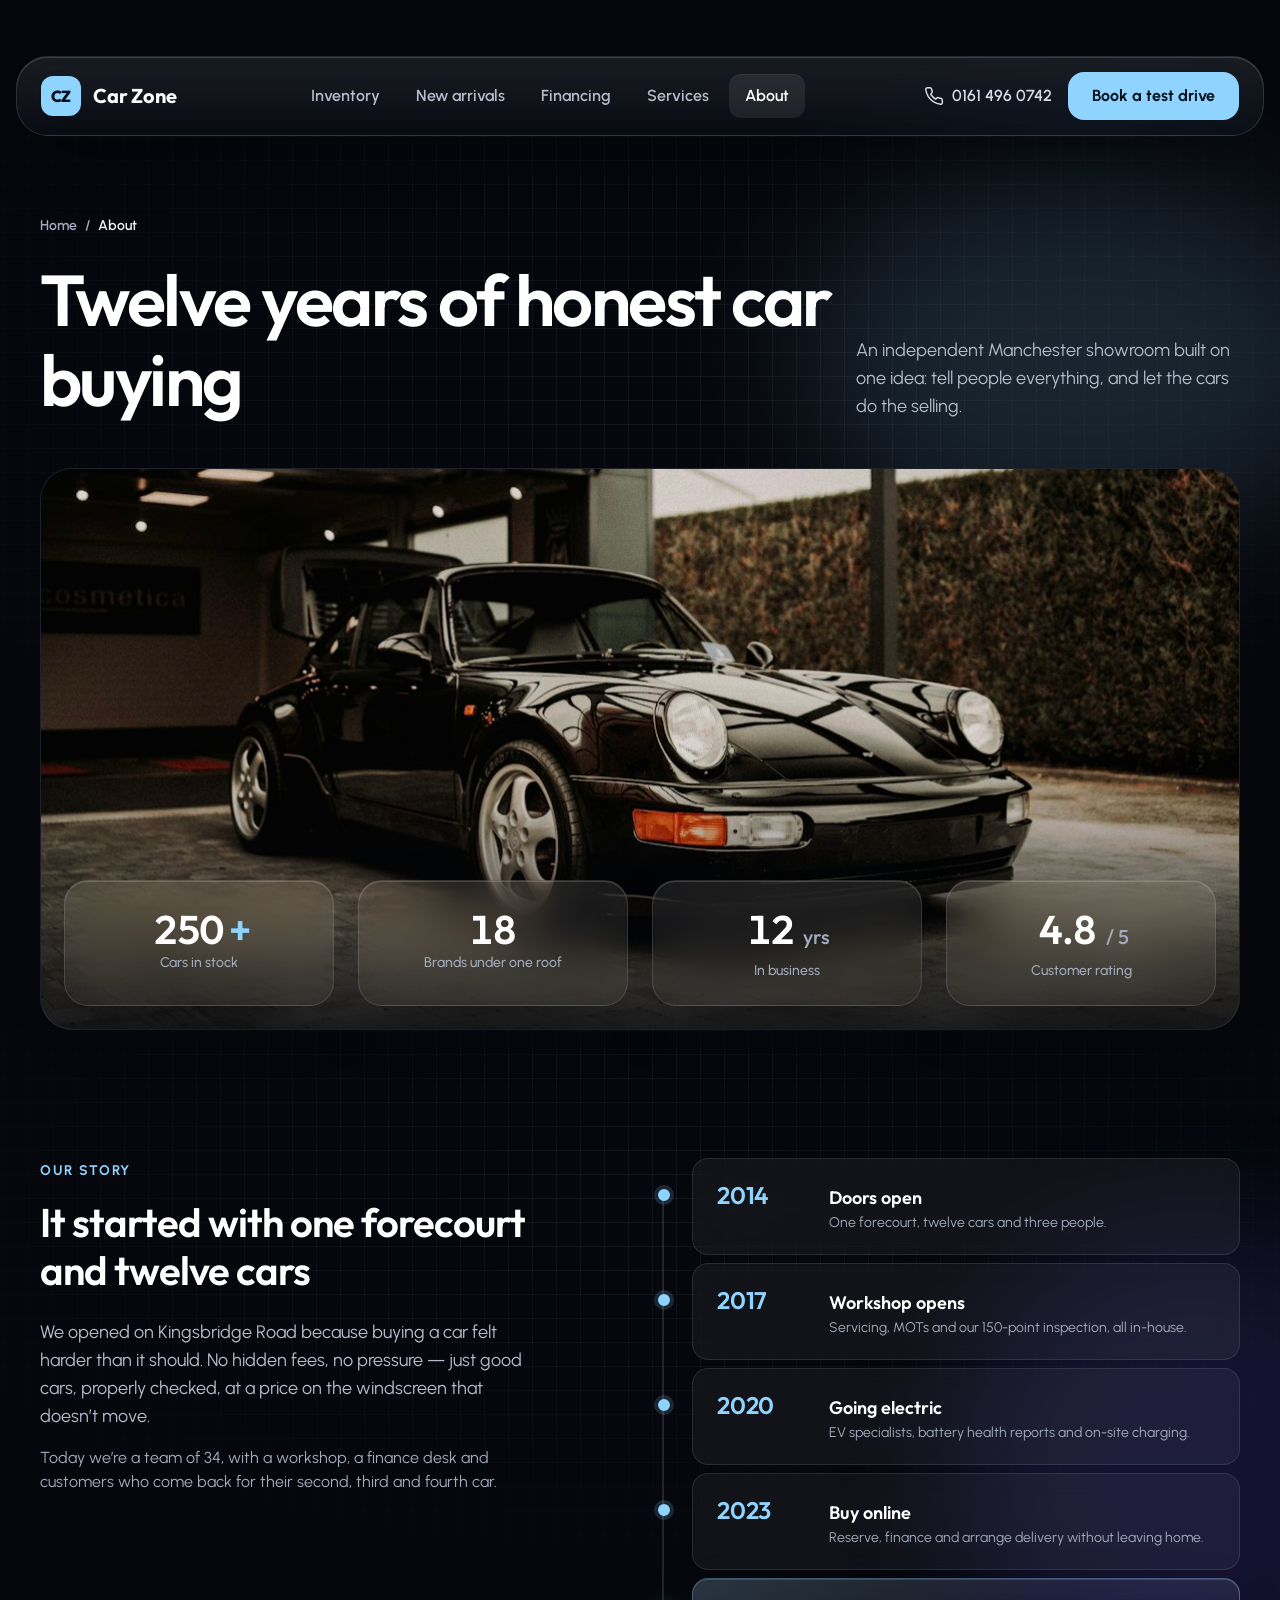
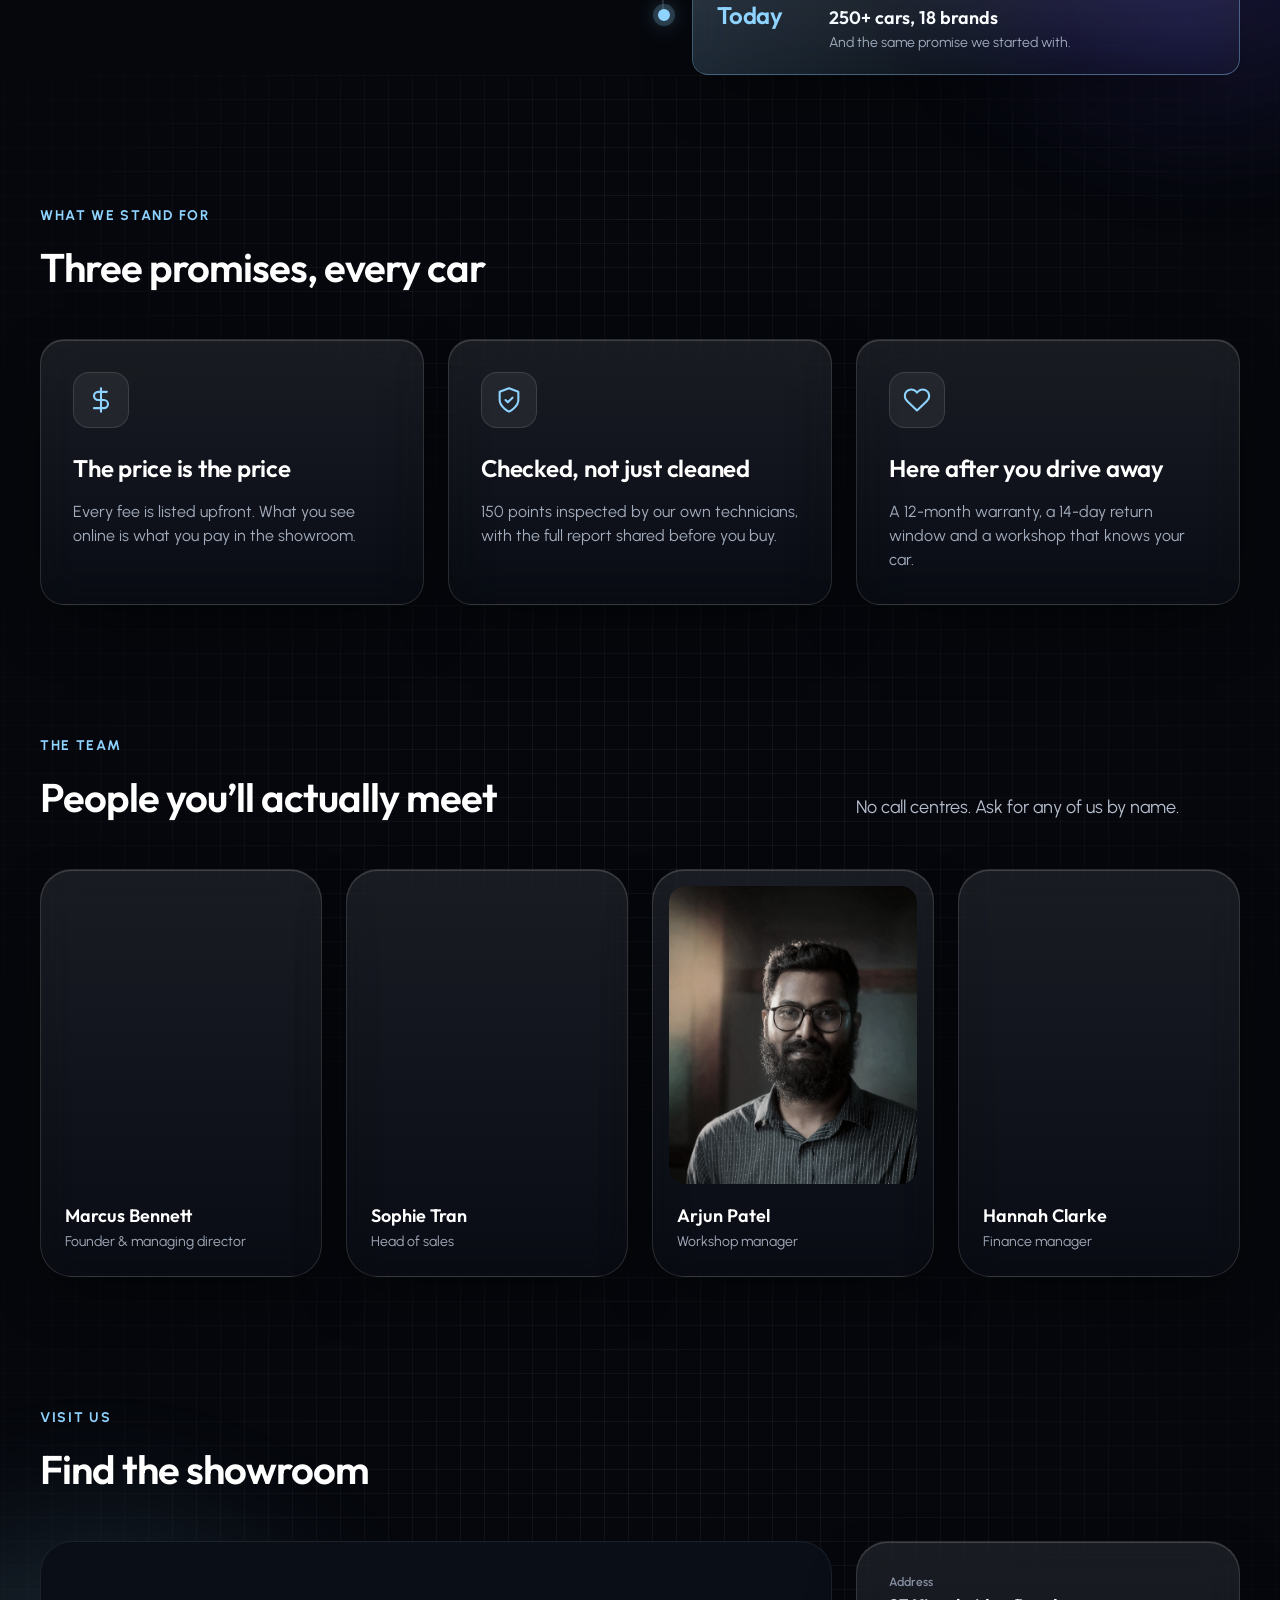
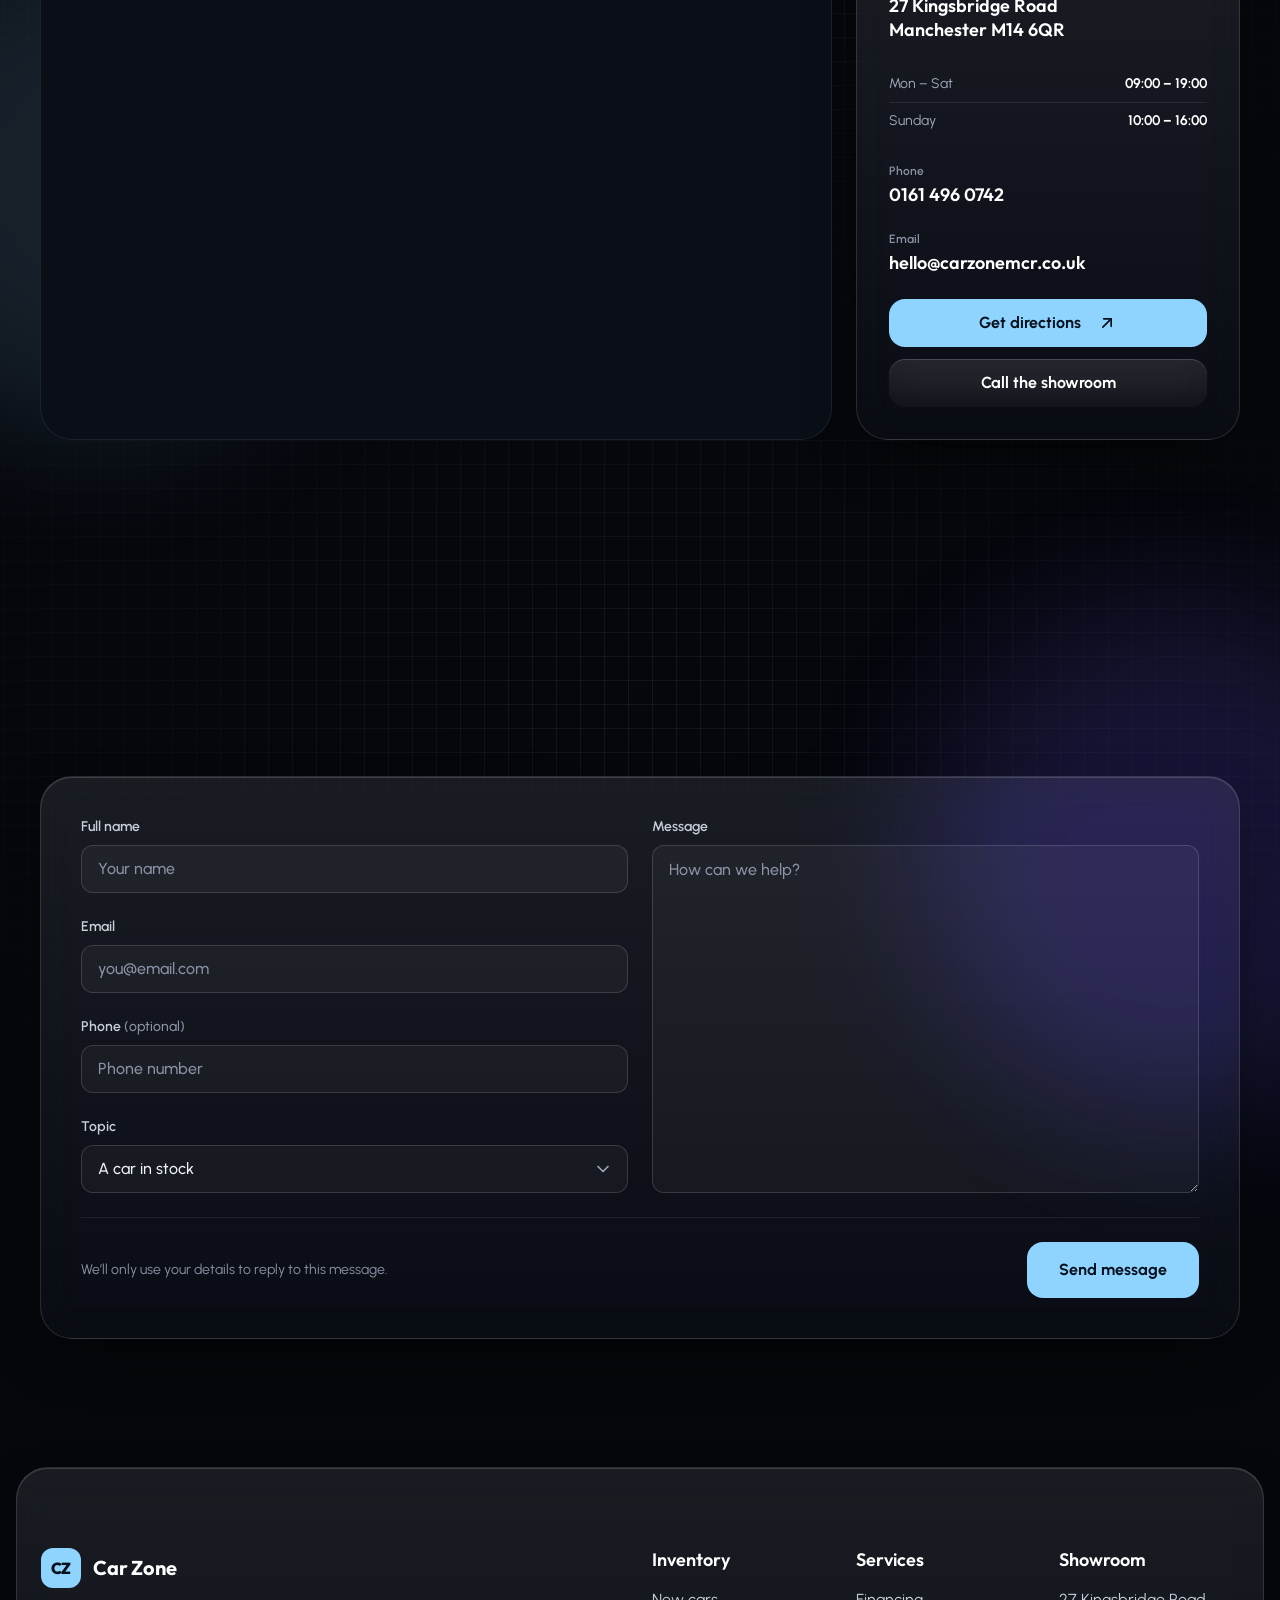
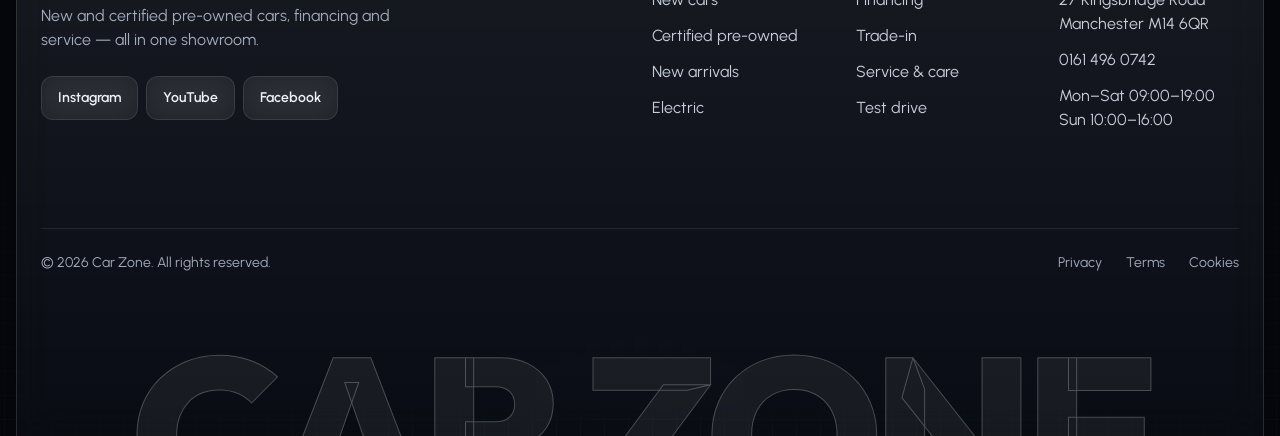
<file: about.html>
<!doctype html>
<html lang="en-GB">
<head>
<meta charset="utf-8">
<meta name="viewport" content="width=device-width, initial-scale=1">
<title>About &amp; contact — Car Zone</title>
<meta name="description" content="Twelve years of honest car buying. Meet the Car Zone team, read our story and find the Manchester showroom on Kingsbridge Road — or send us a message.">
<meta name="theme-color" content="#05070C">
<link rel="icon" href="data:image/svg+xml,%3Csvg xmlns='http://www.w3.org/2000/svg' viewBox='0 0 40 40'%3E%3Crect width='40' height='40' rx='12' fill='%238FD3FF'/%3E%3Ctext x='20' y='26' text-anchor='middle' font-family='Arial,sans-serif' font-weight='800' font-size='16' fill='%2304101C'%3ECZ%3C/text%3E%3C/svg%3E">
<script>document.documentElement.classList.add('js');setTimeout(function(){if(!window.CZ)document.documentElement.classList.remove('js')},2500);</script>
<link rel="preconnect" href="https://fonts.googleapis.com">
<link rel="preconnect" href="https://fonts.gstatic.com" crossorigin>
<link rel="stylesheet" href="https://fonts.googleapis.com/css2?family=Outfit:wght@400;500;600;700;800&amp;family=Urbanist:wght@400;500;600;700&amp;display=swap">
<link rel="stylesheet" href="css/styles.css">
<link rel="stylesheet" href="css/about.css">
<script src="js/main.js" defer></script>
<script src="js/about.js" defer></script>
</head>
<body>
<a href="#main" class="skip">Skip to content</a>
<header class="site-header">
  <nav class="nav glass" aria-label="Main">
    <a href="index.html" class="brand" aria-label="Car Zone home">
      <span class="brand-mark" aria-hidden="true">CZ</span>
      <span class="brand-name">Car Zone</span>
    </a>
    <div class="navlinks">
      <a class="nav-link" href="inventory.html">Inventory</a>
      <a class="nav-link" href="inventory.html?sort=newest">New arrivals</a>
      <a class="nav-link" href="financing.html">Financing</a>
      <a class="nav-link" href="services.html">Services</a>
      <a class="nav-link" href="about.html" aria-current="page">About</a>
    </div>
    <div class="nav-actions">
      <a href="tel:01614960742" class="navphone">
        <svg width="20" height="20" viewBox="0 0 24 24" fill="none" stroke="currentColor" stroke-width="1.8" stroke-linecap="round" stroke-linejoin="round" aria-hidden="true"><path d="M22 16.9v3a2 2 0 0 1-2.2 2 19.8 19.8 0 0 1-8.6-3.1 19.5 19.5 0 0 1-6-6A19.8 19.8 0 0 1 2.1 4.2 2 2 0 0 1 4.1 2h3a2 2 0 0 1 2 1.7c.1.9.4 1.8.7 2.7a2 2 0 0 1-.5 2.1L8 9.8a16 16 0 0 0 6 6l1.3-1.3a2 2 0 0 1 2.1-.4c.9.3 1.8.6 2.7.7a2 2 0 0 1 1.7 2z"/></svg>
        0161 496 0742</a>
      <a href="index.html#book" class="btn btn-primary navcta">Book a test drive</a>
      <a href="#menu" class="menu-btn glass-soft" aria-label="Open menu" aria-controls="menu" aria-expanded="false">
        <svg width="20" height="20" viewBox="0 0 24 24" fill="none" stroke="currentColor" stroke-width="2" stroke-linecap="round" aria-hidden="true"><path d="M4 7h16"/><path d="M4 12h16"/><path d="M4 17h16"/></svg>
      </a>
    </div>
  </nav>
</header>
<div class="mnav" id="menu" role="dialog" aria-modal="true" aria-label="Site menu">
  <a href="#" class="mnav-backdrop" data-menu-close tabindex="-1" aria-hidden="true"></a>
  <div class="mnav-panel glass">
    <div class="mnav-top">
      <a href="index.html" class="brand" aria-label="Car Zone home">
        <span class="brand-mark" aria-hidden="true">CZ</span>
        <span class="brand-name">Car Zone</span>
      </a>
      <a href="#" class="mnav-close btn-icon square glass-soft" data-menu-close aria-label="Close menu">
        <svg width="20" height="20" viewBox="0 0 24 24" fill="none" stroke="currentColor" stroke-width="2" stroke-linecap="round" aria-hidden="true"><path d="M18 6 6 18"/><path d="m6 6 12 12"/></svg>
      </a>
    </div>
    <nav aria-label="Main (mobile)">
      <ul class="mnav-links">
        <li><a class="mnav-link" href="inventory.html">Inventory <svg width="20" height="20" viewBox="0 0 24 24" fill="none" stroke="currentColor" stroke-width="2" stroke-linecap="round" stroke-linejoin="round" aria-hidden="true"><path d="M5 12h14"/><path d="m13 6 6 6-6 6"/></svg></a></li>
        <li><a class="mnav-link" href="inventory.html?sort=newest">New arrivals <svg width="20" height="20" viewBox="0 0 24 24" fill="none" stroke="currentColor" stroke-width="2" stroke-linecap="round" stroke-linejoin="round" aria-hidden="true"><path d="M5 12h14"/><path d="m13 6 6 6-6 6"/></svg></a></li>
        <li><a class="mnav-link" href="financing.html">Financing <svg width="20" height="20" viewBox="0 0 24 24" fill="none" stroke="currentColor" stroke-width="2" stroke-linecap="round" stroke-linejoin="round" aria-hidden="true"><path d="M5 12h14"/><path d="m13 6 6 6-6 6"/></svg></a></li>
        <li><a class="mnav-link" href="services.html">Services <svg width="20" height="20" viewBox="0 0 24 24" fill="none" stroke="currentColor" stroke-width="2" stroke-linecap="round" stroke-linejoin="round" aria-hidden="true"><path d="M5 12h14"/><path d="m13 6 6 6-6 6"/></svg></a></li>
        <li><a class="mnav-link" href="about.html" aria-current="page">About <svg width="20" height="20" viewBox="0 0 24 24" fill="none" stroke="currentColor" stroke-width="2" stroke-linecap="round" stroke-linejoin="round" aria-hidden="true"><path d="M5 12h14"/><path d="m13 6 6 6-6 6"/></svg></a></li>
      </ul>
    </nav>
    <div class="mnav-foot">
      <a href="tel:01614960742" class="navphone">
        <svg width="20" height="20" viewBox="0 0 24 24" fill="none" stroke="currentColor" stroke-width="1.8" stroke-linecap="round" stroke-linejoin="round" aria-hidden="true"><path d="M22 16.9v3a2 2 0 0 1-2.2 2 19.8 19.8 0 0 1-8.6-3.1 19.5 19.5 0 0 1-6-6A19.8 19.8 0 0 1 2.1 4.2 2 2 0 0 1 4.1 2h3a2 2 0 0 1 2 1.7c.1.9.4 1.8.7 2.7a2 2 0 0 1-.5 2.1L8 9.8a16 16 0 0 0 6 6l1.3-1.3a2 2 0 0 1 2.1-.4c.9.3 1.8.6 2.7.7a2 2 0 0 1 1.7 2z"/></svg>
        0161 496 0742</a>
      <a href="index.html#book" class="btn btn-lg btn-primary">Book a test drive</a>
    </div>
  </div>
</div>
<main id="main">

  <!-- PAGE HEADER -->
  <section class="wrap page-hd" aria-labelledby="page-title">
    <div class="orb" style="width:560px;height:360px;right:-120px;top:40px;opacity:.14"></div>
    <nav aria-label="Breadcrumb" class="crumbs">
      <a href="index.html">Home</a><span aria-hidden="true">/</span><span aria-current="page">About</span>
    </nav>
    <div class="grid page-hd-grid rel">
      <h1 id="page-title" class="s8 t-page c-white" data-reveal>Twelve years of honest car buying</h1>
      <p class="c9-12 t-lead c-lead" data-reveal data-delay="100">An independent Manchester showroom built on one idea: tell people everything, and let the cars do the selling.</p>
    </div>
    <div class="about-hero rel mt-48">
      <div class="about-photo" data-reveal="image">
        <img class="tall-pic" src="assets/img/porsche-964.jpg" width="1200" height="801" alt="Black classic Porsche 911 parked under a showroom canopy" decoding="async">
      </div>
      <ul class="grid list-reset about-stats" aria-label="Car Zone in numbers" data-stagger="80" data-delay="250">
        <li class="s3 st stat glass">
          <div class="t-num stat-num"><span data-count="250">250</span><span class="c-accent">+</span></div>
          <div class="stat-label">Cars in stock</div>
        </li>
        <li class="s3 st stat glass">
          <div class="t-num stat-num"><span data-count="18">18</span></div>
          <div class="stat-label">Brands under one roof</div>
        </li>
        <li class="s3 st stat glass">
          <div class="t-num stat-num"><span data-count="12">12</span><span class="unit"> yrs</span></div>
          <div class="stat-label">In business</div>
        </li>
        <li class="s3 st stat glass">
          <div class="t-num stat-num"><span data-count="4.8">4.8</span><span class="unit"> / 5</span></div>
          <div class="stat-label">Customer rating</div>
        </li>
      </ul>
    </div>
  </section>

  <!-- STORY · copy 5 cols, column 6 open, timeline 6 cols -->
  <section class="wrap sec" aria-labelledby="story-title">
    <div class="orb orb-violet" style="width:480px;height:480px;right:-200px;top:200px;opacity:.15;--orb-dur:30s"></div>
    <div class="grid rel items-start" style="row-gap:48px">
      <div class="s5">
        <div data-reveal>
          <span class="eyebrow">Our story</span>
          <h2 id="story-title" class="t-sec c-white mt-16">It started with one forecourt and twelve cars</h2>
        </div>
        <p class="t-lead c-lead mt-24" data-reveal data-delay="80">We opened on Kingsbridge Road because buying a car felt harder than it should. No hidden fees, no pressure — just good cars, properly checked, at a price on the windscreen that doesn’t move.</p>
        <p class="t-body c-muted mt-16" data-reveal data-delay="160">Today we’re a team of 34, with a workshop, a finance desk and customers who come back for their second, third and fourth car.</p>
      </div>
      <ol class="c7-12 timeline" data-timeline aria-label="Car Zone timeline">
        <li class="glass-soft">
          <span class="year">2014</span>
          <span><span class="t-h4 c-white block">Doors open</span><span class="t-small c-muted">One forecourt, twelve cars and three people.</span></span>
        </li>
        <li class="glass-soft">
          <span class="year">2017</span>
          <span><span class="t-h4 c-white block">Workshop opens</span><span class="t-small c-muted">Servicing, MOTs and our 150-point inspection, all in-house.</span></span>
        </li>
        <li class="glass-soft">
          <span class="year">2020</span>
          <span><span class="t-h4 c-white block">Going electric</span><span class="t-small c-muted">EV specialists, battery health reports and on-site charging.</span></span>
        </li>
        <li class="glass-soft">
          <span class="year">2023</span>
          <span><span class="t-h4 c-white block">Buy online</span><span class="t-small c-muted">Reserve, finance and arrange delivery without leaving home.</span></span>
        </li>
        <li class="glass is-today">
          <span class="year">Today</span>
          <span><span class="t-h4 c-white block">250+ cars, 18 brands</span><span class="t-small c-muted">And the same promise we started with.</span></span>
        </li>
      </ol>
    </div>
  </section>

  <!-- VALUES -->
  <section class="wrap sec" aria-labelledby="values-title">
    <div class="hd" data-reveal>
      <span class="eyebrow">What we stand for</span>
      <h2 id="values-title" class="t-sec c-white mt-16">Three promises, every car</h2>
    </div>
    <div class="grid" data-stagger="90">
      <article class="s4 svc-card glass lift">
        <span class="icon-tile icon-tile--xl"><svg width="28" height="28" viewBox="0 0 24 24" fill="none" stroke="currentColor" stroke-width="1.8" stroke-linecap="round" stroke-linejoin="round" aria-hidden="true"><path d="M12 2v20"/><path d="M17 5H9.5a3.5 3.5 0 0 0 0 7h5a3.5 3.5 0 0 1 0 7H6"/></svg></span>
        <h3 class="t-h3 c-white">The price is the price</h3>
        <p class="t-body">Every fee is listed upfront. What you see online is what you pay in the showroom.</p>
      </article>
      <article class="s4 svc-card glass lift">
        <span class="icon-tile icon-tile--xl"><svg width="28" height="28" viewBox="0 0 24 24" fill="none" stroke="currentColor" stroke-width="1.8" stroke-linecap="round" stroke-linejoin="round" aria-hidden="true"><path d="M12 22s8-4 8-10V5l-8-3-8 3v7c0 6 8 10 8 10z"/><path d="m9 12 2 2 4-4"/></svg></span>
        <h3 class="t-h3 c-white">Checked, not just cleaned</h3>
        <p class="t-body">150 points inspected by our own technicians, with the full report shared before you buy.</p>
      </article>
      <article class="s4 svc-card glass lift">
        <span class="icon-tile icon-tile--xl"><svg width="28" height="28" viewBox="0 0 24 24" fill="none" stroke="currentColor" stroke-width="1.8" stroke-linecap="round" stroke-linejoin="round" aria-hidden="true"><path d="M20.8 4.6a5.5 5.5 0 0 0-7.8 0L12 5.7l-1-1.1a5.5 5.5 0 0 0-7.8 7.8l1 1.1L12 21l7.8-7.5 1-1.1a5.5 5.5 0 0 0 0-7.8z"/></svg></span>
        <h3 class="t-h3 c-white">Here after you drive away</h3>
        <p class="t-body">A 12-month warranty, a 14-day return window and a workshop that knows your car.</p>
      </article>
    </div>
  </section>

  <!-- TEAM -->
  <section class="wrap sec" aria-labelledby="team-title">
    <div class="grid hd items-end">
      <div class="s6" data-reveal>
        <span class="eyebrow">The team</span>
        <h2 id="team-title" class="t-sec c-white mt-16">People you’ll actually meet</h2>
      </div>
      <p class="c9-12 t-lead c-lead" data-reveal data-delay="100">No call centres. Ask for any of us by name.</p>
    </div>
    <ul class="grid list-reset" data-stagger="90">
      <li class="s3 team-card glass lift" data-spotlight>
        <div class="team-photo"><img src="assets/img/team-marcus.jpg" width="600" height="720" alt="Portrait of Marcus Bennett" loading="lazy" decoding="async" style="object-position:center 20%"></div>
        <div class="team-card-body">
          <h3 class="t-h4 c-white">Marcus Bennett</h3>
          <p class="t-small c-muted mt-4">Founder &amp; managing director</p>
        </div>
      </li>
      <li class="s3 team-card glass lift" data-spotlight>
        <div class="team-photo"><img src="assets/img/team-sophie.jpg" width="600" height="720" alt="Portrait of Sophie Tran" loading="lazy" decoding="async" style="object-position:center 25%"></div>
        <div class="team-card-body">
          <h3 class="t-h4 c-white">Sophie Tran</h3>
          <p class="t-small c-muted mt-4">Head of sales</p>
        </div>
      </li>
      <li class="s3 team-card glass lift" data-spotlight>
        <div class="team-photo"><img src="assets/img/team-arjun.jpg" width="600" height="720" alt="Portrait of Arjun Patel" loading="lazy" decoding="async" style="object-position:center 30%"></div>
        <div class="team-card-body">
          <h3 class="t-h4 c-white">Arjun Patel</h3>
          <p class="t-small c-muted mt-4">Workshop manager</p>
        </div>
      </li>
      <li class="s3 team-card glass lift" data-spotlight>
        <div class="team-photo"><img src="assets/img/team-hannah.jpg" width="600" height="720" alt="Portrait of Hannah Clarke" loading="lazy" decoding="async" style="object-position:center 25%"></div>
        <div class="team-card-body">
          <h3 class="t-h4 c-white">Hannah Clarke</h3>
          <p class="t-small c-muted mt-4">Finance manager</p>
        </div>
      </li>
    </ul>
  </section>

  <!-- VISIT · map 8 cols, details 4 cols -->
  <section id="visit" class="wrap sec" aria-labelledby="visit-title">
    <div class="orb" style="width:520px;height:520px;left:-200px;top:240px;opacity:.12;--orb-dur:32s;--orb-delay:-8s"></div>
    <div class="hd rel" data-reveal>
      <span class="eyebrow">Visit us</span>
      <h2 id="visit-title" class="t-sec c-white mt-16">Find the showroom</h2>
    </div>
    <div class="grid rel" style="align-items:stretch">
      <div class="s8 map-card" data-reveal="left" data-map>
        <div class="map-zoom">
          <img src="assets/img/map.jpg" width="1200" height="675" alt="Map of south Manchester with a pin on 27 Kingsbridge Road, between Rusholme, Fallowfield and Platt Fields Park" loading="lazy" decoding="async">
          <span class="map-pin" aria-hidden="true"><i></i><i></i></span>
        </div>
      </div>
      <div class="c9-12 glass r-32 p-32 stack gap-24 contact-card" data-reveal="right">
        <div>
          <p class="t-cap c-cap">Address</p>
          <p class="t-h4 c-white mt-4">27 Kingsbridge Road<br>Manchester M14 6QR</p>
        </div>
        <dl class="kv compact last-open t-small">
          <div><dt>Mon – Sat</dt><dd>09:00 – 19:00</dd></div>
          <div><dt>Sunday</dt><dd>10:00 – 16:00</dd></div>
        </dl>
        <div>
          <p class="t-cap c-cap">Phone</p>
          <a href="tel:01614960742" class="t-h4 c-white block mt-4">0161 496 0742</a>
        </div>
        <div>
          <p class="t-cap c-cap">Email</p>
          <a href="mailto:hello@carzonemcr.co.uk" class="t-h4 c-white block mt-4 break-any">hello@carzonemcr.co.uk</a>
        </div>
        <div class="stack gap-12 mt-auto">
          <a href="https://www.google.com/maps/search/?api=1&amp;query=27+Kingsbridge+Road+Manchester+M14+6QR" class="btn btn-primary" target="_blank" rel="noopener noreferrer">Get directions<span class="sr-only"> (opens Google Maps in a new tab)</span>
            <svg width="20" height="20" viewBox="0 0 24 24" fill="none" stroke="currentColor" stroke-width="2" stroke-linecap="round" stroke-linejoin="round" aria-hidden="true"><path d="M7 17 17 7"/><path d="M8 7h9v9"/></svg></a>
          <a href="tel:01614960742" class="btn btn-glass">Call the showroom</a>
        </div>
      </div>
    </div>
  </section>

  <!-- CONTACT FORM -->
  <section id="contact" class="wrap sec" aria-labelledby="contact-title">
    <div class="orb orb-violet" style="width:520px;height:520px;right:-200px;top:160px;opacity:.16;--orb-dur:30s"></div>
    <div class="grid rel" style="row-gap:48px">
      <div class="s6" data-reveal>
        <span class="eyebrow">Get in touch</span>
        <h2 id="contact-title" class="t-sec c-white mt-16">Send us a message</h2>
        <p class="t-lead c-lead mt-16 measure">Questions about a car, finance or a booking — we reply within one business day.</p>
      </div>
      <form class="s12 glass r-32 p-40 stack gap-24" action="#contact" method="post" aria-labelledby="contact-title" data-demo-form data-reveal>
        <div class="g2f">
          <div class="stack gap-24">
            <label class="field">Full name<input type="text" name="name" autocomplete="name" placeholder="Your name" required></label>
            <label class="field">Email<input type="email" name="email" autocomplete="email" placeholder="you@email.com" required></label>
            <label class="field"><span>Phone <span class="optional">(optional)</span></span><input type="tel" name="phone" autocomplete="tel" placeholder="Phone number"></label>
            <label class="field">Topic
              <select name="topic">
                <option>A car in stock</option>
                <option>Finance</option>
                <option>Servicing</option>
                <option>Something else</option>
              </select>
            </label>
          </div>
          <label class="field field-message">Message<textarea name="message" placeholder="How can we help?" required></textarea></label>
        </div>
        <div class="row-between hairline-top">
          <p class="t-small c-cap">We’ll only use your details to reply to this message.</p>
          <button type="submit" class="btn btn-lg btn-primary" data-magnetic="4">Send message</button>
        </div>
        <div class="form-status" role="status" tabindex="-1" data-form-success hidden>
          <svg width="20" height="20" viewBox="0 0 24 24" fill="none" stroke="currentColor" stroke-width="2.2" stroke-linecap="round" stroke-linejoin="round" aria-hidden="true"><path d="M20 6 9 17l-5-5"/></svg>
          <span>Thanks — your message is in. We’ll reply within one business day.</span>
        </div>
      </form>
    </div>
  </section>

</main>
<footer class="site-footer gridfx">
  <div class="footer-panel glass">
    <div class="wrap grid footer-grid">
      <div class="s4 fb footer-brand">
        <a href="index.html" class="brand" aria-label="Car Zone home">
          <span class="brand-mark" aria-hidden="true">CZ</span>
          <span class="brand-name">Car Zone</span>
        </a>
        <p class="t-body">New and certified pre-owned cars, financing and service — all in one showroom.</p>
        <div class="footer-social">
          <a href="#" class="glass-soft">Instagram</a>
          <a href="#" class="glass-soft">YouTube</a>
          <a href="#" class="glass-soft">Facebook</a>
        </div>
      </div>
      <nav class="c7-8 footer-col" aria-label="Inventory">
        <span class="footer-title">Inventory</span>
        <a href="inventory.html?condition=new">New cars</a>
        <a href="inventory.html?condition=certified">Certified pre-owned</a>
        <a href="inventory.html?sort=newest">New arrivals</a>
        <a href="inventory.html?fuel=electric">Electric</a>
      </nav>
      <nav class="c9-10 footer-col" aria-label="Services">
        <span class="footer-title">Services</span>
        <a href="financing.html">Financing</a>
        <a href="services.html#trade-in">Trade-in</a>
        <a href="services.html">Service &amp; care</a>
        <a href="index.html#book">Test drive</a>
      </nav>
      <address class="c11-12 footer-col">
        <span class="footer-title">Showroom</span>
        <span>27 Kingsbridge Road<br>Manchester M14 6QR</span>
        <a href="tel:01614960742">0161 496 0742</a>
        <span>Mon–Sat 09:00–19:00<br>Sun 10:00–16:00</span>
      </address>
    </div>
    <div class="wrap footer-bar">
      <span>© <span data-year>2026</span> Car Zone. All rights reserved.</span>
      <span class="footer-legal"><a href="#">Privacy</a><a href="#">Terms</a><a href="#">Cookies</a></span>
    </div>
    <div class="wordmark" aria-hidden="true" data-wordmark>CAR ZONE</div>
  </div>
</footer>
</body>
</html>
</file>
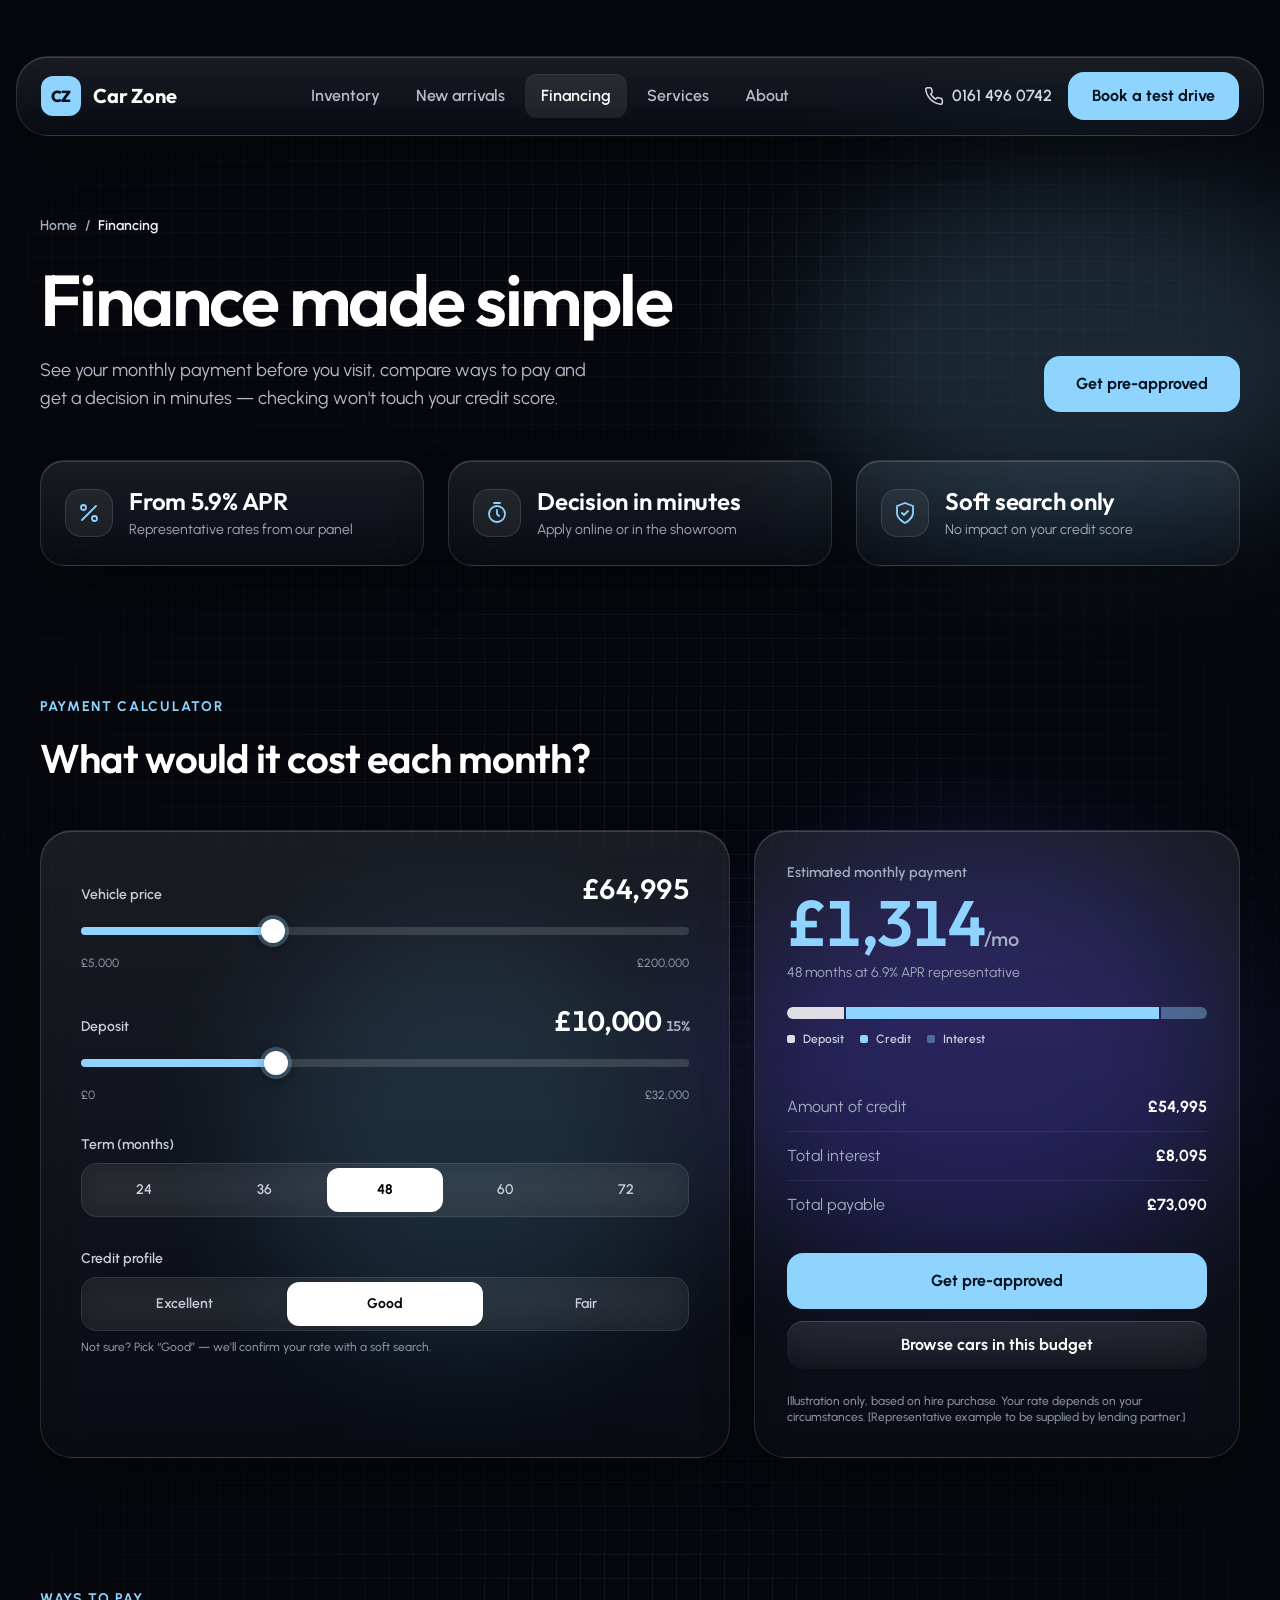
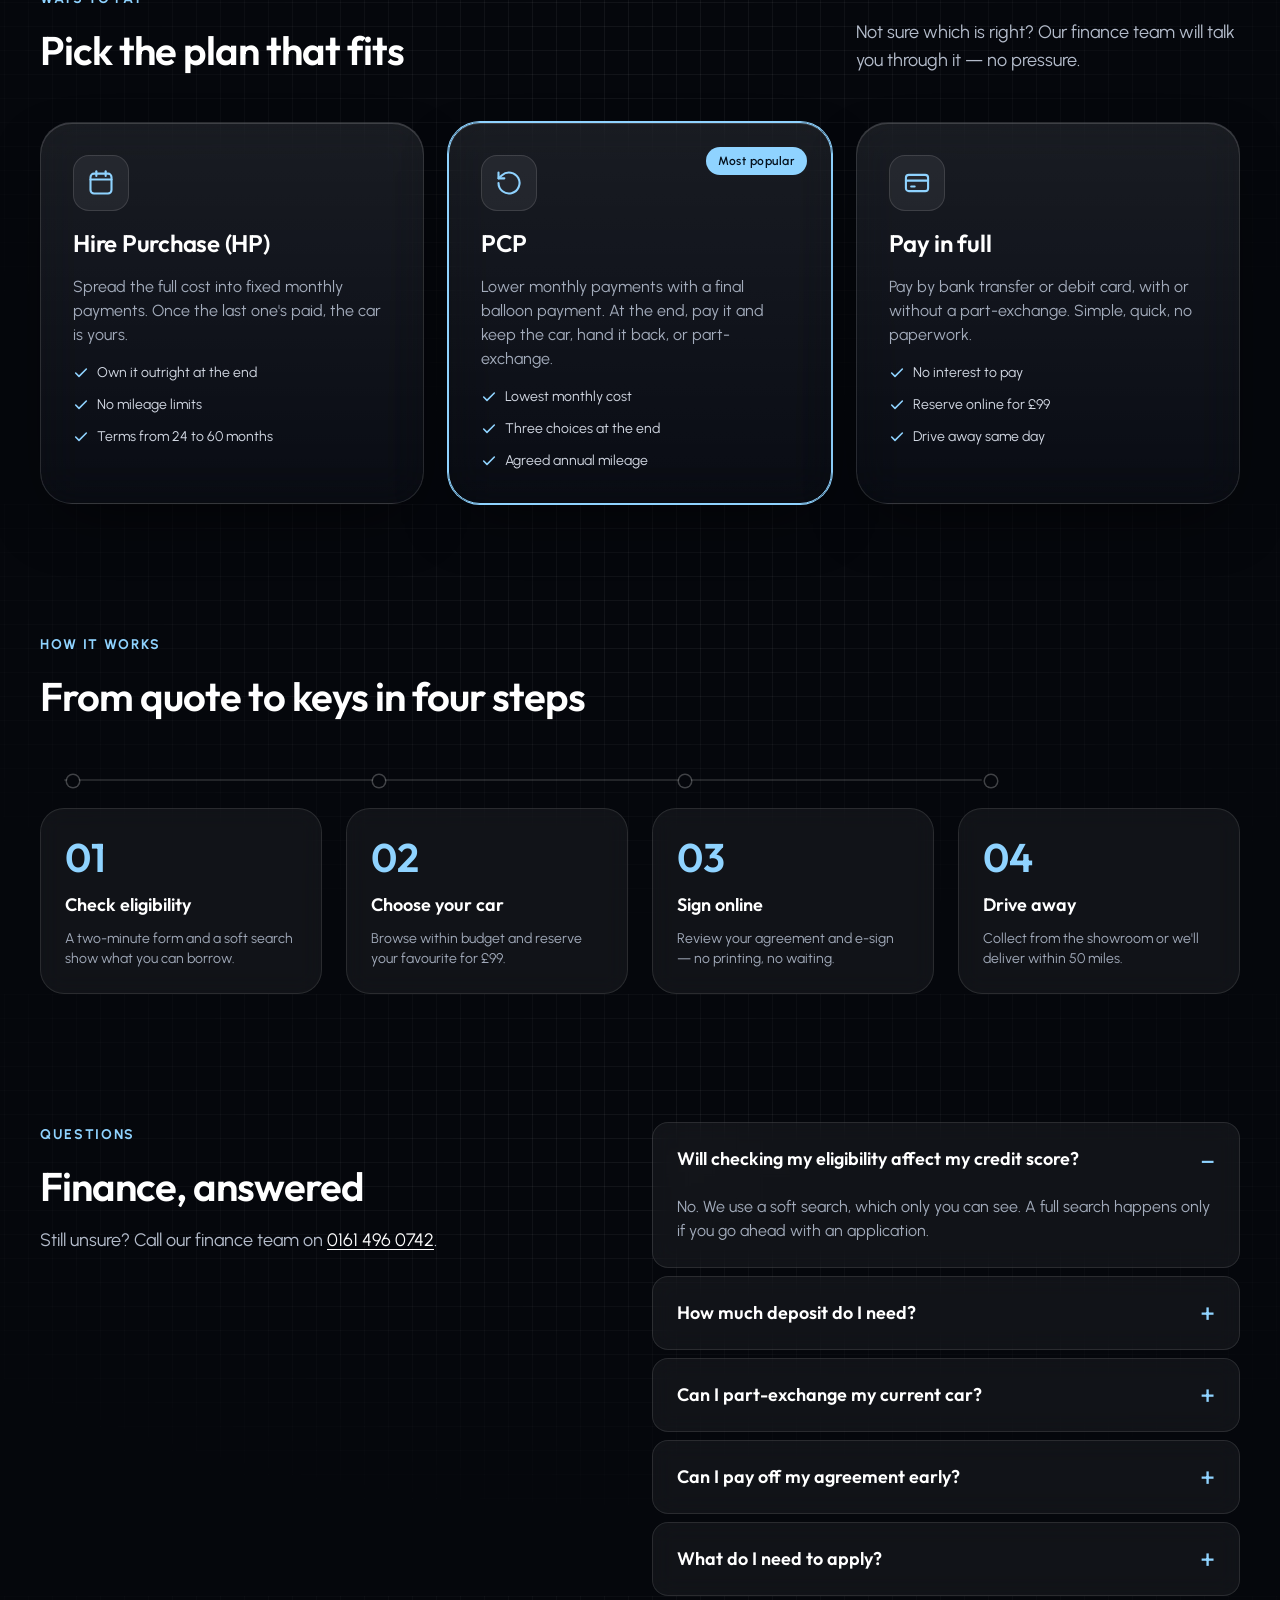
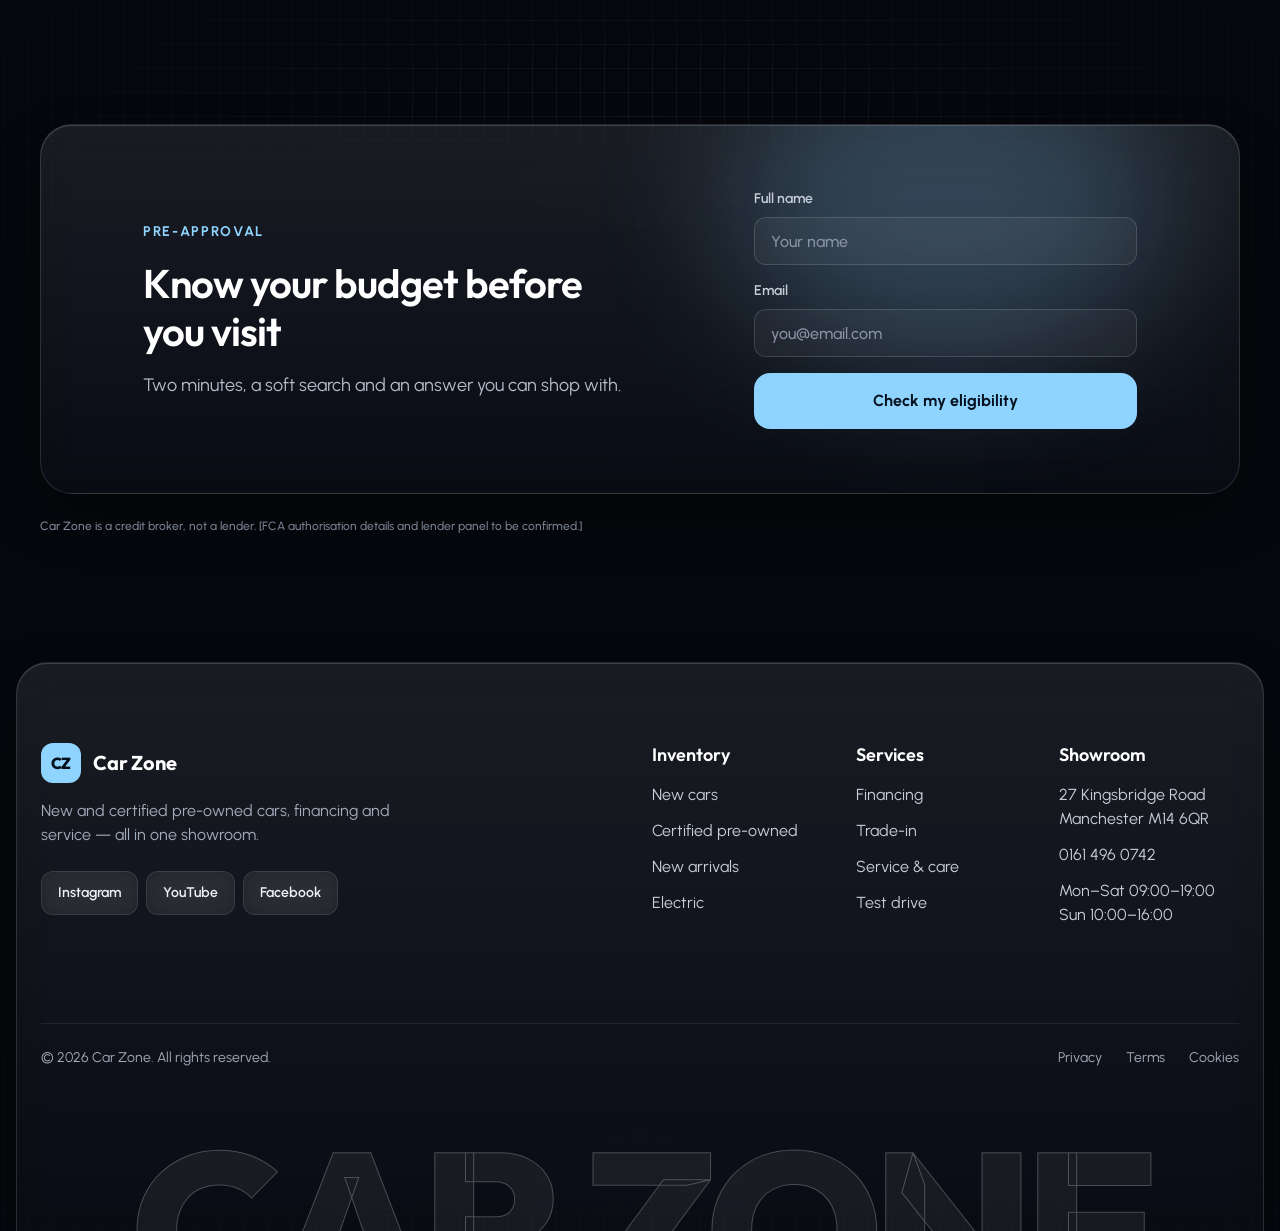
<file: financing.html>
<!doctype html>
<html lang="en-GB">
<head>
<meta charset="utf-8">
<meta name="viewport" content="width=device-width, initial-scale=1">
<title>Financing — Car Zone</title>
<meta name="description" content="See your monthly payment before you visit. Use the Car Zone finance calculator, compare HP, PCP and paying in full, and get pre-approved in minutes with a soft search.">
<meta name="theme-color" content="#05070C">
<link rel="icon" href="data:image/svg+xml,%3Csvg xmlns='http://www.w3.org/2000/svg' viewBox='0 0 40 40'%3E%3Crect width='40' height='40' rx='12' fill='%238FD3FF'/%3E%3Ctext x='20' y='26' text-anchor='middle' font-family='Arial,sans-serif' font-weight='800' font-size='16' fill='%2304101C'%3ECZ%3C/text%3E%3C/svg%3E">
<script>document.documentElement.classList.add('js');setTimeout(function(){if(!window.CZ)document.documentElement.classList.remove('js')},2500);</script>
<link rel="preconnect" href="https://fonts.googleapis.com">
<link rel="preconnect" href="https://fonts.gstatic.com" crossorigin>
<link rel="stylesheet" href="https://fonts.googleapis.com/css2?family=Outfit:wght@400;500;600;700;800&amp;family=Urbanist:wght@400;500;600;700&amp;display=swap">
<link rel="stylesheet" href="css/styles.css">
<link rel="stylesheet" href="css/financing.css">
<script src="js/main.js" defer></script>
<script src="js/financing.js" defer></script>
</head>
<body>
<a href="#main" class="skip">Skip to content</a>
<header class="site-header">
  <nav class="nav glass" aria-label="Main">
    <a href="index.html" class="brand" aria-label="Car Zone home">
      <span class="brand-mark" aria-hidden="true">CZ</span>
      <span class="brand-name">Car Zone</span>
    </a>
    <div class="navlinks">
      <a class="nav-link" href="inventory.html">Inventory</a>
      <a class="nav-link" href="inventory.html?sort=newest">New arrivals</a>
      <a class="nav-link" href="financing.html" aria-current="page">Financing</a>
      <a class="nav-link" href="services.html">Services</a>
      <a class="nav-link" href="about.html">About</a>
    </div>
    <div class="nav-actions">
      <a href="tel:01614960742" class="navphone">
        <svg width="20" height="20" viewBox="0 0 24 24" fill="none" stroke="currentColor" stroke-width="1.8" stroke-linecap="round" stroke-linejoin="round" aria-hidden="true"><path d="M22 16.9v3a2 2 0 0 1-2.2 2 19.8 19.8 0 0 1-8.6-3.1 19.5 19.5 0 0 1-6-6A19.8 19.8 0 0 1 2.1 4.2 2 2 0 0 1 4.1 2h3a2 2 0 0 1 2 1.7c.1.9.4 1.8.7 2.7a2 2 0 0 1-.5 2.1L8 9.8a16 16 0 0 0 6 6l1.3-1.3a2 2 0 0 1 2.1-.4c.9.3 1.8.6 2.7.7a2 2 0 0 1 1.7 2z"/></svg>
        0161 496 0742</a>
      <a href="index.html#book" class="btn btn-primary navcta">Book a test drive</a>
      <a href="#menu" class="menu-btn glass-soft" aria-label="Open menu" aria-controls="menu" aria-expanded="false">
        <svg width="20" height="20" viewBox="0 0 24 24" fill="none" stroke="currentColor" stroke-width="2" stroke-linecap="round" aria-hidden="true"><path d="M4 7h16"/><path d="M4 12h16"/><path d="M4 17h16"/></svg>
      </a>
    </div>
  </nav>
</header>
<div class="mnav" id="menu" role="dialog" aria-modal="true" aria-label="Site menu">
  <a href="#" class="mnav-backdrop" data-menu-close tabindex="-1" aria-hidden="true"></a>
  <div class="mnav-panel glass">
    <div class="mnav-top">
      <a href="index.html" class="brand" aria-label="Car Zone home">
        <span class="brand-mark" aria-hidden="true">CZ</span>
        <span class="brand-name">Car Zone</span>
      </a>
      <a href="#" class="mnav-close btn-icon square glass-soft" data-menu-close aria-label="Close menu">
        <svg width="20" height="20" viewBox="0 0 24 24" fill="none" stroke="currentColor" stroke-width="2" stroke-linecap="round" aria-hidden="true"><path d="M18 6 6 18"/><path d="m6 6 12 12"/></svg>
      </a>
    </div>
    <nav aria-label="Main (mobile)">
      <ul class="mnav-links">
        <li><a class="mnav-link" href="inventory.html">Inventory <svg width="20" height="20" viewBox="0 0 24 24" fill="none" stroke="currentColor" stroke-width="2" stroke-linecap="round" stroke-linejoin="round" aria-hidden="true"><path d="M5 12h14"/><path d="m13 6 6 6-6 6"/></svg></a></li>
        <li><a class="mnav-link" href="inventory.html?sort=newest">New arrivals <svg width="20" height="20" viewBox="0 0 24 24" fill="none" stroke="currentColor" stroke-width="2" stroke-linecap="round" stroke-linejoin="round" aria-hidden="true"><path d="M5 12h14"/><path d="m13 6 6 6-6 6"/></svg></a></li>
        <li><a class="mnav-link" href="financing.html" aria-current="page">Financing <svg width="20" height="20" viewBox="0 0 24 24" fill="none" stroke="currentColor" stroke-width="2" stroke-linecap="round" stroke-linejoin="round" aria-hidden="true"><path d="M5 12h14"/><path d="m13 6 6 6-6 6"/></svg></a></li>
        <li><a class="mnav-link" href="services.html">Services <svg width="20" height="20" viewBox="0 0 24 24" fill="none" stroke="currentColor" stroke-width="2" stroke-linecap="round" stroke-linejoin="round" aria-hidden="true"><path d="M5 12h14"/><path d="m13 6 6 6-6 6"/></svg></a></li>
        <li><a class="mnav-link" href="about.html">About <svg width="20" height="20" viewBox="0 0 24 24" fill="none" stroke="currentColor" stroke-width="2" stroke-linecap="round" stroke-linejoin="round" aria-hidden="true"><path d="M5 12h14"/><path d="m13 6 6 6-6 6"/></svg></a></li>
      </ul>
    </nav>
    <div class="mnav-foot">
      <a href="tel:01614960742" class="navphone">
        <svg width="20" height="20" viewBox="0 0 24 24" fill="none" stroke="currentColor" stroke-width="1.8" stroke-linecap="round" stroke-linejoin="round" aria-hidden="true"><path d="M22 16.9v3a2 2 0 0 1-2.2 2 19.8 19.8 0 0 1-8.6-3.1 19.5 19.5 0 0 1-6-6A19.8 19.8 0 0 1 2.1 4.2 2 2 0 0 1 4.1 2h3a2 2 0 0 1 2 1.7c.1.9.4 1.8.7 2.7a2 2 0 0 1-.5 2.1L8 9.8a16 16 0 0 0 6 6l1.3-1.3a2 2 0 0 1 2.1-.4c.9.3 1.8.6 2.7.7a2 2 0 0 1 1.7 2z"/></svg>
        0161 496 0742</a>
      <a href="index.html#book" class="btn btn-lg btn-primary">Book a test drive</a>
    </div>
  </div>
</div>
<main id="main">

  <!-- PAGE HEADER -->
  <section class="wrap page-hd" aria-labelledby="page-title">
    <div class="orb" style="width:560px;height:360px;right:-120px;top:40px;opacity:.16"></div>
    <nav aria-label="Breadcrumb" class="crumbs">
      <a href="index.html">Home</a><span aria-hidden="true">/</span><span aria-current="page">Financing</span>
    </nav>
    <div class="grid page-hd-grid">
      <div class="s7">
        <h1 id="page-title" class="t-page c-white" data-reveal>Finance made simple</h1>
        <p class="t-lead c-lead mt-16 measure" data-reveal data-delay="100">See your monthly payment before you visit, compare ways to pay and get a decision in minutes — checking won't touch your credit score.</p>
      </div>
      <div class="c9-12 fin-hd-cta" data-reveal data-delay="180">
        <a href="#apply" class="btn btn-lg btn-primary" data-magnetic>Get pre-approved</a>
      </div>
    </div>
    <ul class="grid list-reset fin-tiles" data-stagger="80">
      <li class="s4 glass fin-tile">
        <span class="icon-tile icon-tile--lg"><svg width="24" height="24" viewBox="0 0 24 24" fill="none" stroke="currentColor" stroke-width="1.8" stroke-linecap="round" stroke-linejoin="round" aria-hidden="true"><path d="M19 5 5 19"/><circle cx="6.5" cy="6.5" r="2.5"/><circle cx="17.5" cy="17.5" r="2.5"/></svg></span>
        <span><span class="t-h3 c-white block">From 5.9% APR</span><span class="t-small c-muted">Representative rates from our panel</span></span>
      </li>
      <li class="s4 glass fin-tile">
        <span class="icon-tile icon-tile--lg"><svg width="24" height="24" viewBox="0 0 24 24" fill="none" stroke="currentColor" stroke-width="1.8" stroke-linecap="round" stroke-linejoin="round" aria-hidden="true"><circle cx="12" cy="13" r="8"/><path d="M12 9v4l2 2"/><path d="M9 2h6"/></svg></span>
        <span><span class="t-h3 c-white block">Decision in minutes</span><span class="t-small c-muted">Apply online or in the showroom</span></span>
      </li>
      <li class="s4 glass fin-tile">
        <span class="icon-tile icon-tile--lg"><svg width="24" height="24" viewBox="0 0 24 24" fill="none" stroke="currentColor" stroke-width="1.8" stroke-linecap="round" stroke-linejoin="round" aria-hidden="true"><path d="M12 22s8-4 8-10V5l-8-3-8 3v7c0 6 8 10 8 10z"/><path d="m9 12 2 2 4-4"/></svg></span>
        <span><span class="t-h3 c-white block">Soft search only</span><span class="t-small c-muted">No impact on your credit score</span></span>
      </li>
    </ul>
  </section>

  <!-- CALCULATOR -->
  <section id="calculator" class="wrap sec" aria-labelledby="calc-title">
    <div class="orb orb-violet" style="width:520px;height:420px;right:0;top:280px;opacity:.2"></div>
    <div class="orb" style="width:420px;height:420px;left:18%;top:360px;opacity:.12"></div>
    <div class="hd rel" data-reveal>
      <span class="eyebrow">Payment calculator</span>
      <h2 id="calc-title" class="t-sec c-white mt-16">What would it cost each month?</h2>
    </div>
    <div class="grid rel" data-fin-calc>
      <form class="s7 glass fin-controls" aria-label="Finance options" data-reveal>
        <div class="field fin-range">
          <span class="fin-range-top"><label for="price">Vehicle price</label><output for="price" class="t-price c-white tnum" id="price-text">£64,995</output></span>
          <input id="price" class="range" type="range" min="5000" max="200000" step="500" value="64995" aria-valuetext="£64,995" style="--fill:.3052">
          <span class="t-cap fin-range-ends"><span>£5,000</span><span>£200,000</span></span>
        </div>
        <div class="field fin-range">
          <span class="fin-range-top"><label for="deposit">Deposit</label><span class="t-price c-white tnum"><output for="deposit" id="deposit-text">£10,000</output> <span class="t-small c-muted fw-600" id="deposit-pct">15%</span></span></span>
          <input id="deposit" class="range" type="range" min="0" max="32000" step="500" value="10000" aria-valuetext="£10,000, 15% of the price" style="--fill:.3125">
          <span class="t-cap fin-range-ends"><span>£0</span><span id="deposit-max-text">£32,000</span></span>
        </div>
        <div class="field" role="group" aria-labelledby="term-label">
          <span id="term-label">Term (months)</span>
          <div class="segmented" data-pressed-group id="term-group">
            <button type="button" class="seg" data-value="24" aria-pressed="false">24</button>
            <button type="button" class="seg" data-value="36" aria-pressed="false">36</button>
            <button type="button" class="seg" data-value="48" aria-pressed="true">48</button>
            <button type="button" class="seg" data-value="60" aria-pressed="false">60</button>
            <button type="button" class="seg" data-value="72" aria-pressed="false">72</button>
          </div>
        </div>
        <div class="field" role="group" aria-labelledby="profile-label">
          <span id="profile-label">Credit profile</span>
          <div class="segmented" data-pressed-group id="profile-group">
            <button type="button" class="seg" data-value="excellent" data-apr="5.9" aria-pressed="false" aria-label="Excellent, 5.9% APR">Excellent</button>
            <button type="button" class="seg" data-value="good" data-apr="6.9" aria-pressed="true" aria-label="Good, 6.9% APR">Good</button>
            <button type="button" class="seg" data-value="fair" data-apr="9.9" aria-pressed="false" aria-label="Fair, 9.9% APR">Fair</button>
          </div>
          <span class="t-cap c-cap fw-500">Not sure? Pick “Good” — we'll confirm your rate with a soft search.</span>
        </div>
      </form>

      <div class="c8-12 glass fin-result" data-reveal data-delay="100">
        <p class="sr-only" id="calc-live" role="status" aria-live="polite" aria-atomic="true">Estimated monthly payment £1,314 over 48 months at 6.9% APR.</p>
        <div>
          <p class="t-small c-muted fw-600">Estimated monthly payment</p>
          <p class="fin-monthly mt-8"><span id="monthly" class="tnum">£1,314</span><span class="unit">/mo</span></p>
          <p class="t-small c-muted mt-8"><span id="term-text">48 months</span> at <span id="apr-text">6.9%</span> APR representative</p>
        </div>
        <div>
          <div class="breakdown" aria-hidden="true">
            <span class="b-white" id="bar-deposit" style="width:13.68%"></span>
            <span class="b-accent" id="bar-credit" style="width:75.24%"></span>
            <span class="b-accent-dim" id="bar-interest" style="width:11.08%"></span>
          </div>
          <div class="legend">
            <span><i class="b-white"></i>Deposit</span>
            <span><i class="b-accent"></i>Credit</span>
            <span><i class="b-accent-dim"></i>Interest</span>
          </div>
        </div>
        <dl class="kv t-body last-open">
          <div><dt>Amount of credit</dt><dd class="tnum" id="credit-text">£54,995</dd></div>
          <div><dt>Total interest</dt><dd class="tnum" id="interest-text">£8,095</dd></div>
          <div><dt>Total payable</dt><dd class="tnum" id="total-text">£73,090</dd></div>
        </dl>
        <div class="stack gap-12 mt-auto">
          <a href="#apply" class="btn btn-lg btn-primary">Get pre-approved</a>
          <a href="inventory.html?max=64995" class="btn btn-glass" id="browse-link">Browse cars in this budget</a>
        </div>
        <p class="t-cap c-cap fw-500">Illustration only, based on hire purchase. Your rate depends on your circumstances. [Representative example to be supplied by lending partner.]</p>
      </div>
    </div>
  </section>

  <!-- WAYS TO PAY -->
  <section id="ways" class="wrap sec" aria-labelledby="ways-title">
    <div class="grid hd items-end">
      <div class="s6" data-reveal>
        <span class="eyebrow">Ways to pay</span>
        <h2 id="ways-title" class="t-sec c-white mt-16">Pick the plan that fits</h2>
      </div>
      <p class="c9-12 t-lead c-lead" data-reveal data-delay="100">Not sure which is right? Our finance team will talk you through it — no pressure.</p>
    </div>
    <div class="grid" data-stagger="100">
      <article class="s4 plan glass lift fin-plan" data-spotlight data-tilt>
        <span class="icon-tile icon-tile--xl"><svg width="28" height="28" viewBox="0 0 24 24" fill="none" stroke="currentColor" stroke-width="1.8" stroke-linecap="round" stroke-linejoin="round" aria-hidden="true"><rect x="3" y="4" width="18" height="17" rx="3"/><path d="M3 9h18"/><path d="M8 2v4"/><path d="M16 2v4"/></svg></span>
        <h3 class="t-h3 c-white">Hire Purchase (HP)</h3>
        <p class="t-body c-muted">Spread the full cost into fixed monthly payments. Once the last one's paid, the car is yours.</p>
        <ul class="checklist t-small mt-8">
          <li>Own it outright at the end</li>
          <li>No mileage limits</li>
          <li>Terms from 24 to 60 months</li>
        </ul>
      </article>
      <article class="s4 plan is-featured glass lift fin-plan" data-spotlight data-tilt>
        <span class="badge-accent corner-badge">Most popular</span>
        <span class="icon-tile icon-tile--xl"><svg width="28" height="28" viewBox="0 0 24 24" fill="none" stroke="currentColor" stroke-width="1.8" stroke-linecap="round" stroke-linejoin="round" aria-hidden="true"><path d="M3 12a9 9 0 1 0 3-6.7L3 8"/><path d="M3 3v5h5"/></svg></span>
        <h3 class="t-h3 c-white">PCP</h3>
        <p class="t-body c-muted">Lower monthly payments with a final balloon payment. At the end, pay it and keep the car, hand it back, or part-exchange.</p>
        <ul class="checklist t-small mt-8">
          <li>Lowest monthly cost</li>
          <li>Three choices at the end</li>
          <li>Agreed annual mileage</li>
        </ul>
      </article>
      <article class="s4 plan glass lift fin-plan" data-spotlight data-tilt>
        <span class="icon-tile icon-tile--xl"><svg width="28" height="28" viewBox="0 0 24 24" fill="none" stroke="currentColor" stroke-width="1.8" stroke-linecap="round" stroke-linejoin="round" aria-hidden="true"><rect x="2.5" y="5" width="19" height="14" rx="2.5"/><path d="M2.5 10h19"/><path d="M7 15h3"/></svg></span>
        <h3 class="t-h3 c-white">Pay in full</h3>
        <p class="t-body c-muted">Pay by bank transfer or debit card, with or without a part-exchange. Simple, quick, no paperwork.</p>
        <ul class="checklist t-small mt-8">
          <li>No interest to pay</li>
          <li>Reserve online for £99</li>
          <li>Drive away same day</li>
        </ul>
      </article>
    </div>
  </section>

  <!-- HOW IT WORKS -->
  <section id="how" class="wrap sec" aria-labelledby="how-title">
    <div class="hd" data-reveal>
      <span class="eyebrow">How it works</span>
      <h2 id="how-title" class="t-sec c-white mt-16">From quote to keys in four steps</h2>
    </div>
    <div class="how-wrap" data-how>
      <div class="how-line" aria-hidden="true"><span></span></div>
      <ol class="grid list-reset how-steps" data-stagger="120">
        <li class="s3 step glass-soft">
          <span class="step-num">01</span>
          <h3 class="t-h4 c-white">Check eligibility</h3>
          <p class="t-small c-muted">A two-minute form and a soft search show what you can borrow.</p>
        </li>
        <li class="s3 step glass-soft">
          <span class="step-num">02</span>
          <h3 class="t-h4 c-white">Choose your car</h3>
          <p class="t-small c-muted">Browse within budget and reserve your favourite for £99.</p>
        </li>
        <li class="s3 step glass-soft">
          <span class="step-num">03</span>
          <h3 class="t-h4 c-white">Sign online</h3>
          <p class="t-small c-muted">Review your agreement and e-sign — no printing, no waiting.</p>
        </li>
        <li class="s3 step glass-soft">
          <span class="step-num">04</span>
          <h3 class="t-h4 c-white">Drive away</h3>
          <p class="t-small c-muted">Collect from the showroom or we'll deliver within 50 miles.</p>
        </li>
      </ol>
    </div>
  </section>

  <!-- FAQ -->
  <section id="faq" class="wrap sec" aria-labelledby="faq-title">
    <div class="grid items-start">
      <div class="s5" data-reveal>
        <span class="eyebrow">Questions</span>
        <h2 id="faq-title" class="t-sec c-white mt-16">Finance, answered</h2>
        <p class="t-lead c-lead mt-16">Still unsure? Call our finance team on <a href="tel:01614960742" class="c-white underline">0161 496 0742</a>.</p>
      </div>
      <div class="c7-12 faq" data-accordion data-reveal data-delay="100">
        <details class="glass-soft" open>
          <summary>Will checking my eligibility affect my credit score?</summary>
          <p class="t-body">No. We use a soft search, which only you can see. A full search happens only if you go ahead with an application.</p>
        </details>
        <details class="glass-soft">
          <summary>How much deposit do I need?</summary>
          <p class="t-body">Anything from zero upwards. A bigger deposit lowers your monthly payment and the total interest you pay.</p>
        </details>
        <details class="glass-soft">
          <summary>Can I part-exchange my current car?</summary>
          <p class="t-body">Yes — its value can go towards your deposit, even if there's finance still owed on it.</p>
        </details>
        <details class="glass-soft">
          <summary>Can I pay off my agreement early?</summary>
          <p class="t-body">Yes, at any time. You'll get a settlement figure that includes a rebate on future interest.</p>
        </details>
        <details class="glass-soft">
          <summary>What do I need to apply?</summary>
          <p class="t-body">Your driving licence, three years of address history and your employment details.</p>
        </details>
      </div>
    </div>
  </section>

  <!-- PRE-APPROVAL CTA -->
  <section id="apply" class="wrap sec" aria-labelledby="apply-title">
    <div class="grid inset glass rel r-32 fin-apply" data-reveal>
      <div class="orb" style="width:440px;height:320px;right:6%;top:-80px;opacity:.24"></div>
      <div class="c2-6 rel">
        <span class="eyebrow">Pre-approval</span>
        <h2 id="apply-title" class="t-sec c-white mt-16">Know your budget before you visit</h2>
        <p class="t-lead c-lead mt-16">Two minutes, a soft search and an answer you can shop with.</p>
      </div>
      <form class="c8-11 rel stack gap-16" action="#apply" method="post" aria-label="Start pre-approval" data-demo-form>
        <label class="field">Full name<input type="text" name="name" autocomplete="name" placeholder="Your name" required></label>
        <label class="field">Email<input type="email" name="email" autocomplete="email" placeholder="you@email.com" required></label>
        <button type="submit" class="btn btn-lg btn-primary" data-magnetic="4">Check my eligibility</button>
        <div class="form-status" role="status" tabindex="-1" data-form-success hidden>
          <svg width="20" height="20" viewBox="0 0 24 24" fill="none" stroke="currentColor" stroke-width="2.2" stroke-linecap="round" stroke-linejoin="round" aria-hidden="true"><path d="M20 6 9 17l-5-5"/></svg>
          <span>Thanks — we've got your details. A member of our finance team will be in touch shortly.</span>
        </div>
      </form>
    </div>
    <p class="t-cap c-cap fw-500 mt-24 fin-broker">Car Zone is a credit broker, not a lender. [FCA authorisation details and lender panel to be confirmed.]</p>
  </section>

</main>

<!-- ============ FOOTER (shared — from README) ============ -->
<footer class="site-footer gridfx">
  <div class="footer-panel glass">
    <div class="wrap grid footer-grid">
      <div class="s4 fb footer-brand">
        <a href="index.html" class="brand" aria-label="Car Zone home">
          <span class="brand-mark" aria-hidden="true">CZ</span>
          <span class="brand-name">Car Zone</span>
        </a>
        <p class="t-body">New and certified pre-owned cars, financing and service — all in one showroom.</p>
        <div class="footer-social">
          <a href="#" class="glass-soft">Instagram</a>
          <a href="#" class="glass-soft">YouTube</a>
          <a href="#" class="glass-soft">Facebook</a>
        </div>
      </div>
      <nav class="c7-8 footer-col" aria-label="Inventory">
        <span class="footer-title">Inventory</span>
        <a href="inventory.html?condition=new">New cars</a>
        <a href="inventory.html?condition=certified">Certified pre-owned</a>
        <a href="inventory.html?sort=newest">New arrivals</a>
        <a href="inventory.html?fuel=electric">Electric</a>
      </nav>
      <nav class="c9-10 footer-col" aria-label="Services">
        <span class="footer-title">Services</span>
        <a href="financing.html">Financing</a>
        <a href="services.html#trade-in">Trade-in</a>
        <a href="services.html">Service &amp; care</a>
        <a href="index.html#book">Test drive</a>
      </nav>
      <address class="c11-12 footer-col">
        <span class="footer-title">Showroom</span>
        <span>27 Kingsbridge Road<br>Manchester M14 6QR</span>
        <a href="tel:01614960742">0161 496 0742</a>
        <span>Mon–Sat 09:00–19:00<br>Sun 10:00–16:00</span>
      </address>
    </div>
    <div class="wrap footer-bar">
      <span>© <span data-year>2026</span> Car Zone. All rights reserved.</span>
      <span class="footer-legal"><a href="#">Privacy</a><a href="#">Terms</a><a href="#">Cookies</a></span>
    </div>
    <div class="wordmark" aria-hidden="true" data-wordmark>CAR ZONE</div>
  </div>
</footer>
</body>
</html>
</file>
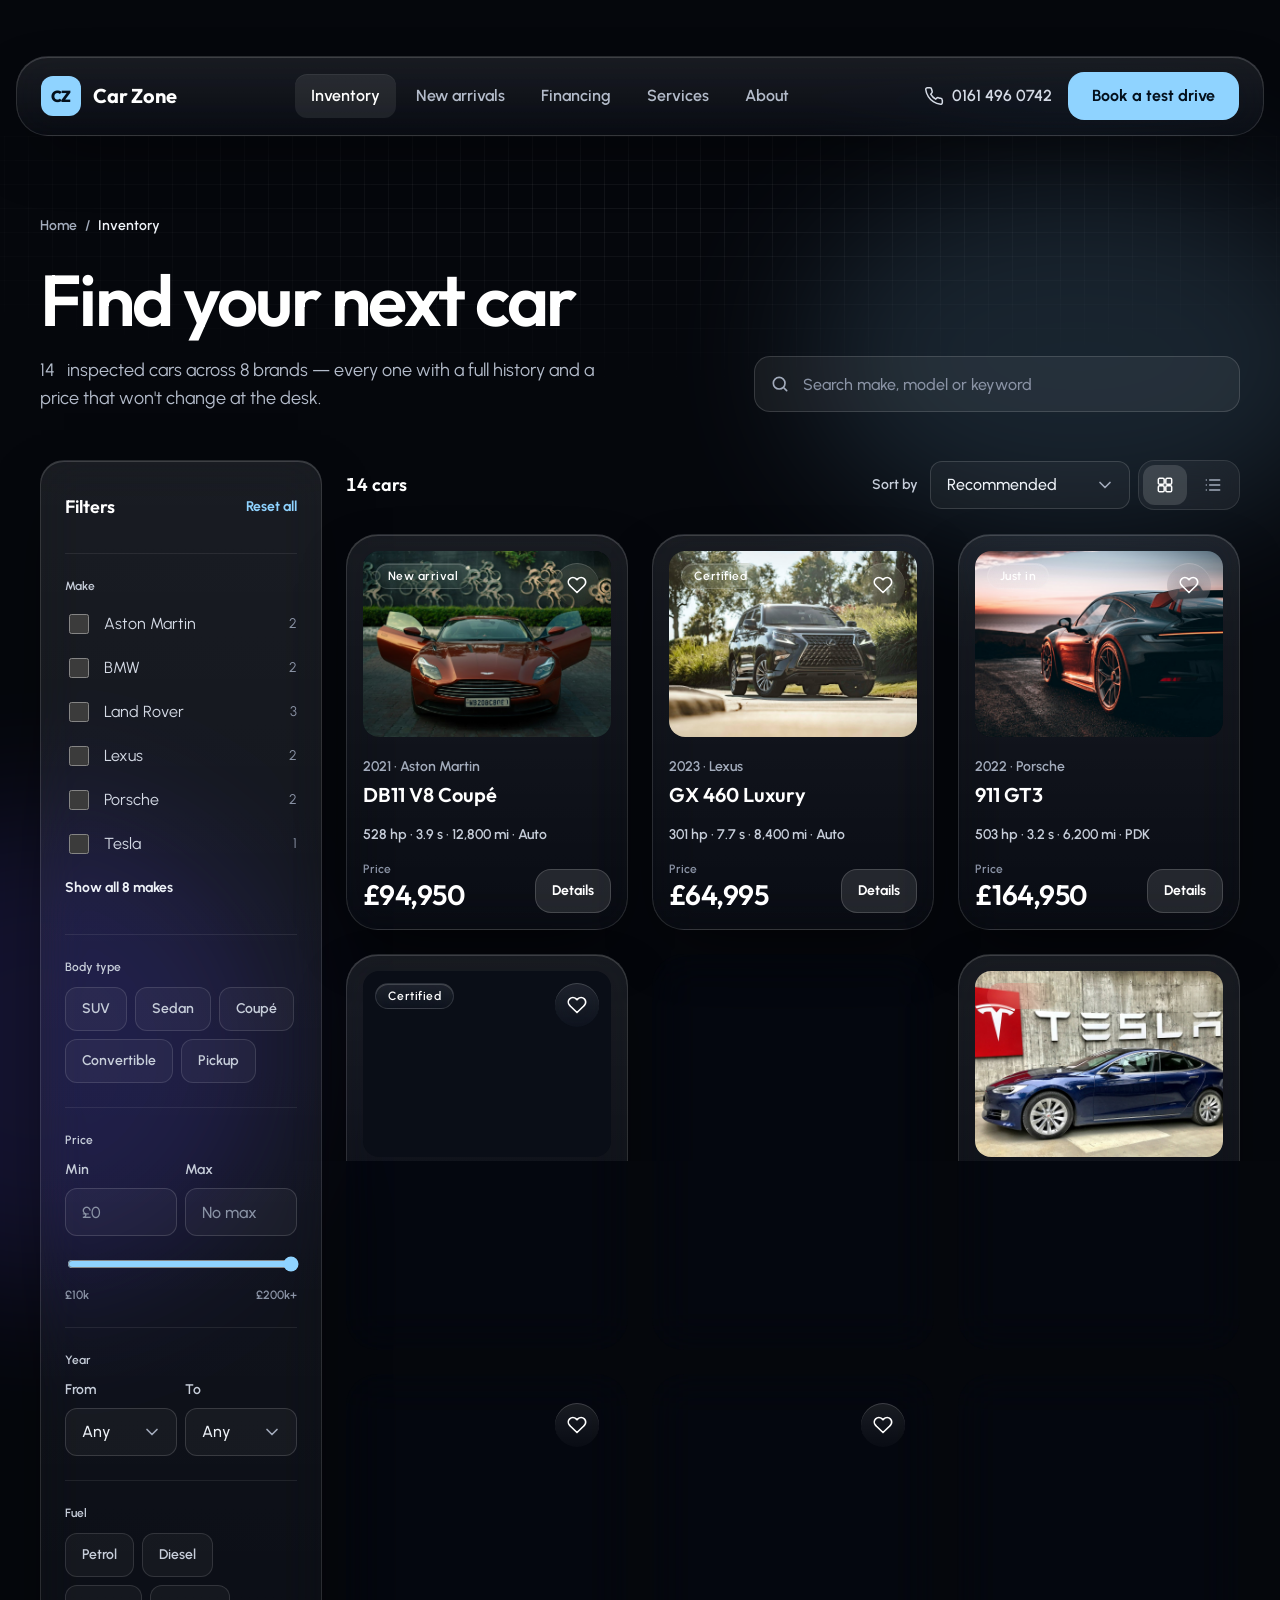
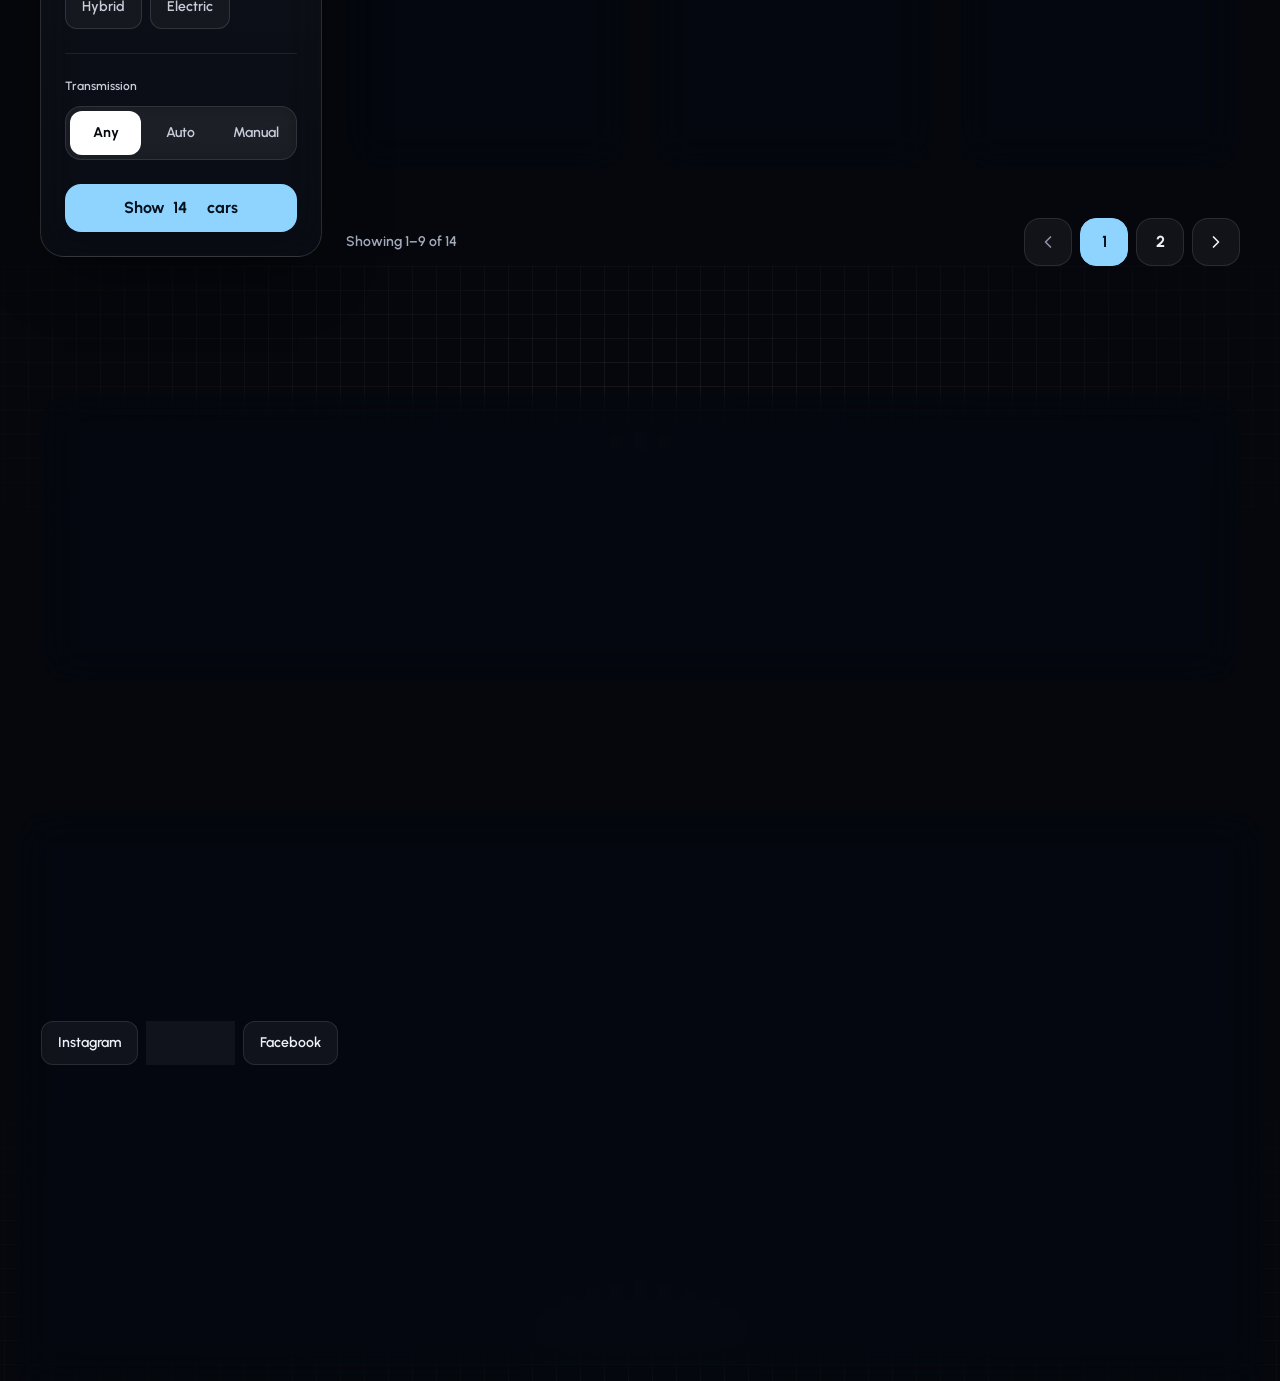
<file: inventory.html>
<!doctype html>
<html lang="en-GB">
<head>
<meta charset="utf-8">
<meta name="viewport" content="width=device-width, initial-scale=1">
<title>Inventory — Car Zone</title>
<meta name="description" content="Browse inspected new and certified pre-owned cars at Car Zone Manchester. Filter by make, body type, price, year, fuel and transmission — every car with a full history and an upfront price.">
<meta name="theme-color" content="#05070C">
<link rel="icon" href="data:image/svg+xml,%3Csvg xmlns='http://www.w3.org/2000/svg' viewBox='0 0 40 40'%3E%3Crect width='40' height='40' rx='12' fill='%238FD3FF'/%3E%3Ctext x='20' y='26' text-anchor='middle' font-family='Arial,sans-serif' font-weight='800' font-size='16' fill='%2304101C'%3ECZ%3C/text%3E%3C/svg%3E">
<script>document.documentElement.classList.add('js');setTimeout(function(){if(!window.CZ)document.documentElement.classList.remove('js')},2500);</script>
<link rel="preconnect" href="https://fonts.googleapis.com">
<link rel="preconnect" href="https://fonts.gstatic.com" crossorigin>
<link rel="stylesheet" href="https://fonts.googleapis.com/css2?family=Outfit:wght@400;500;600;700;800&amp;family=Urbanist:wght@400;500;600;700&amp;display=swap">
<link rel="stylesheet" href="css/styles.css">
<link rel="stylesheet" href="css/inventory.css">
<script src="js/main.js" defer></script>
<script src="js/inventory.js" defer></script>
</head>
<body>
<a href="#main" class="skip">Skip to content</a>

<!-- ============ HEADER (shared — copy from README) ============ -->
<header class="site-header">
  <nav class="nav glass" aria-label="Main">
    <a href="index.html" class="brand" aria-label="Car Zone home">
      <span class="brand-mark" aria-hidden="true">CZ</span>
      <span class="brand-name">Car Zone</span>
    </a>
    <div class="navlinks">
      <a class="nav-link" href="inventory.html" aria-current="page">Inventory</a>
      <a class="nav-link" href="inventory.html?sort=newest">New arrivals</a>
      <a class="nav-link" href="financing.html">Financing</a>
      <a class="nav-link" href="services.html">Services</a>
      <a class="nav-link" href="about.html">About</a>
    </div>
    <div class="nav-actions">
      <a href="tel:01614960742" class="navphone">
        <svg width="20" height="20" viewBox="0 0 24 24" fill="none" stroke="currentColor" stroke-width="1.8" stroke-linecap="round" stroke-linejoin="round" aria-hidden="true"><path d="M22 16.9v3a2 2 0 0 1-2.2 2 19.8 19.8 0 0 1-8.6-3.1 19.5 19.5 0 0 1-6-6A19.8 19.8 0 0 1 2.1 4.2 2 2 0 0 1 4.1 2h3a2 2 0 0 1 2 1.7c.1.9.4 1.8.7 2.7a2 2 0 0 1-.5 2.1L8 9.8a16 16 0 0 0 6 6l1.3-1.3a2 2 0 0 1 2.1-.4c.9.3 1.8.6 2.7.7a2 2 0 0 1 1.7 2z"/></svg>
        0161 496 0742</a>
      <a href="index.html#book" class="btn btn-primary navcta">Book a test drive</a>
      <a href="#menu" class="menu-btn glass-soft" aria-label="Open menu" aria-controls="menu" aria-expanded="false">
        <svg width="20" height="20" viewBox="0 0 24 24" fill="none" stroke="currentColor" stroke-width="2" stroke-linecap="round" aria-hidden="true"><path d="M4 7h16"/><path d="M4 12h16"/><path d="M4 17h16"/></svg>
      </a>
    </div>
  </nav>
</header>
<div class="mnav" id="menu" role="dialog" aria-modal="true" aria-label="Site menu">
  <a href="#" class="mnav-backdrop" data-menu-close tabindex="-1" aria-hidden="true"></a>
  <div class="mnav-panel glass">
    <div class="mnav-top">
      <a href="index.html" class="brand" aria-label="Car Zone home">
        <span class="brand-mark" aria-hidden="true">CZ</span>
        <span class="brand-name">Car Zone</span>
      </a>
      <a href="#" class="mnav-close btn-icon square glass-soft" data-menu-close aria-label="Close menu">
        <svg width="20" height="20" viewBox="0 0 24 24" fill="none" stroke="currentColor" stroke-width="2" stroke-linecap="round" aria-hidden="true"><path d="M18 6 6 18"/><path d="m6 6 12 12"/></svg>
      </a>
    </div>
    <nav aria-label="Main (mobile)">
      <ul class="mnav-links">
        <li><a class="mnav-link" href="inventory.html" aria-current="page">Inventory <svg width="20" height="20" viewBox="0 0 24 24" fill="none" stroke="currentColor" stroke-width="2" stroke-linecap="round" stroke-linejoin="round" aria-hidden="true"><path d="M5 12h14"/><path d="m13 6 6 6-6 6"/></svg></a></li>
        <li><a class="mnav-link" href="inventory.html?sort=newest">New arrivals <svg width="20" height="20" viewBox="0 0 24 24" fill="none" stroke="currentColor" stroke-width="2" stroke-linecap="round" stroke-linejoin="round" aria-hidden="true"><path d="M5 12h14"/><path d="m13 6 6 6-6 6"/></svg></a></li>
        <li><a class="mnav-link" href="financing.html">Financing <svg width="20" height="20" viewBox="0 0 24 24" fill="none" stroke="currentColor" stroke-width="2" stroke-linecap="round" stroke-linejoin="round" aria-hidden="true"><path d="M5 12h14"/><path d="m13 6 6 6-6 6"/></svg></a></li>
        <li><a class="mnav-link" href="services.html">Services <svg width="20" height="20" viewBox="0 0 24 24" fill="none" stroke="currentColor" stroke-width="2" stroke-linecap="round" stroke-linejoin="round" aria-hidden="true"><path d="M5 12h14"/><path d="m13 6 6 6-6 6"/></svg></a></li>
        <li><a class="mnav-link" href="about.html">About <svg width="20" height="20" viewBox="0 0 24 24" fill="none" stroke="currentColor" stroke-width="2" stroke-linecap="round" stroke-linejoin="round" aria-hidden="true"><path d="M5 12h14"/><path d="m13 6 6 6-6 6"/></svg></a></li>
      </ul>
    </nav>
    <div class="mnav-foot">
      <a href="tel:01614960742" class="navphone">
        <svg width="20" height="20" viewBox="0 0 24 24" fill="none" stroke="currentColor" stroke-width="1.8" stroke-linecap="round" stroke-linejoin="round" aria-hidden="true"><path d="M22 16.9v3a2 2 0 0 1-2.2 2 19.8 19.8 0 0 1-8.6-3.1 19.5 19.5 0 0 1-6-6A19.8 19.8 0 0 1 2.1 4.2 2 2 0 0 1 4.1 2h3a2 2 0 0 1 2 1.7c.1.9.4 1.8.7 2.7a2 2 0 0 1-.5 2.1L8 9.8a16 16 0 0 0 6 6l1.3-1.3a2 2 0 0 1 2.1-.4c.9.3 1.8.6 2.7.7a2 2 0 0 1 1.7 2z"/></svg>
        0161 496 0742</a>
      <a href="index.html#book" class="btn btn-lg btn-primary">Book a test drive</a>
    </div>
  </div>
</div>
<!-- ============ /HEADER ============ -->

<main id="main">

  <!-- PAGE HEADER · title 7 cols, search columns 8–12 -->
  <section class="wrap page-hd" aria-labelledby="page-title">
    <div class="orb" style="width: 560px; height: 360px; right: -120px; top: 40px; opacity: .14"></div>
    <nav aria-label="Breadcrumb" class="crumbs">
      <a href="index.html">Home</a><span aria-hidden="true">/</span><span aria-current="page">Inventory</span>
    </nav>
    <div class="grid page-hd-grid">
      <div class="s7">
        <h1 id="page-title" class="t-page c-white" data-reveal>Find your next car</h1>
        <p class="t-lead c-lead mt-16 measure" data-reveal data-delay="100"><span data-count="14">14</span> inspected cars across 8 brands — every one with a full history and a price that won't change at the desk.</p>
      </div>
      <form class="c8-12 inv-search" action="inventory.html" method="get" role="search" aria-label="Search inventory" data-reveal data-delay="160">
        <label class="field input-icon">
          <span class="sr-only">Search by make, model or keyword</span>
          <svg width="20" height="20" viewBox="0 0 24 24" fill="none" stroke="currentColor" stroke-width="2" stroke-linecap="round" stroke-linejoin="round" aria-hidden="true"><circle cx="11" cy="11" r="7"/><path d="m20 20-3.5-3.5"/></svg>
          <input id="inv-q" type="search" name="q" placeholder="Search make, model or keyword" autocomplete="off" enterkeyhint="search">
        </label>
      </form>
    </div>
  </section>

  <!-- RESULTS · filters 3 cols, results 9 cols -->
  <section class="wrap inv-section" aria-label="Inventory results">
    <div class="orb orb-violet" style="width: 480px; height: 480px; left: -240px; top: 400px; opacity: .14; --orb-dur: 32s"></div>
    <div class="grid rel items-start">

      <div class="inv-scrim" id="inv-scrim" hidden></div>

      <!-- Filters (desktop sidebar · tablet/phone slide-in drawer) -->
      <aside class="s3 aside glass inv-aside" id="inv-filters" aria-label="Filters" data-requires-js>
        <div class="row-between inv-aside-hd">
          <h2 class="t-h4 c-white">Filters</h2>
          <div class="row gap-8">
            <button type="button" class="inv-link" data-reset>Reset all</button>
            <button type="button" class="btn-icon sm square glass-soft inv-close" id="inv-close" aria-label="Close filters">
              <svg width="20" height="20" viewBox="0 0 24 24" fill="none" stroke="currentColor" stroke-width="2" stroke-linecap="round" aria-hidden="true"><path d="M18 6 6 18"/><path d="m6 6 12 12"/></svg></button>
          </div>
        </div>

        <div class="hairline-top">
          <fieldset class="fieldset inv-makes" id="inv-makes">
            <legend class="legend">Make</legend>
            <label class="check"><input type="checkbox" name="make" value="aston-martin"> <span class="flex-1">Aston Martin</span><span class="t-small c-cap inv-num"><span data-make-count="aston-martin">2</span><span class="sr-only"> cars</span></span></label>
            <label class="check"><input type="checkbox" name="make" value="bmw"> <span class="flex-1">BMW</span><span class="t-small c-cap inv-num"><span data-make-count="bmw">2</span><span class="sr-only"> cars</span></span></label>
            <label class="check"><input type="checkbox" name="make" value="land-rover"> <span class="flex-1">Land Rover</span><span class="t-small c-cap inv-num"><span data-make-count="land-rover">3</span><span class="sr-only"> cars</span></span></label>
            <label class="check"><input type="checkbox" name="make" value="lexus"> <span class="flex-1">Lexus</span><span class="t-small c-cap inv-num"><span data-make-count="lexus">2</span><span class="sr-only"> cars</span></span></label>
            <label class="check"><input type="checkbox" name="make" value="porsche"> <span class="flex-1">Porsche</span><span class="t-small c-cap inv-num"><span data-make-count="porsche">2</span><span class="sr-only"> cars</span></span></label>
            <label class="check"><input type="checkbox" name="make" value="tesla"> <span class="flex-1">Tesla</span><span class="t-small c-cap inv-num"><span data-make-count="tesla">1</span><span class="sr-only"> car</span></span></label>
            <div class="inv-make-extra" id="inv-make-extra">
              <label class="check"><input type="checkbox" name="make" value="dodge"> <span class="flex-1">Dodge</span><span class="t-small c-cap inv-num"><span data-make-count="dodge">1</span><span class="sr-only"> car</span></span></label>
              <label class="check"><input type="checkbox" name="make" value="volkswagen"> <span class="flex-1">Volkswagen</span><span class="t-small c-cap inv-num"><span data-make-count="volkswagen">1</span><span class="sr-only"> car</span></span></label>
            </div>
            <button type="button" class="inv-link inv-link-text" id="inv-more" aria-expanded="false" aria-controls="inv-make-extra">Show all 8 makes</button>
          </fieldset>
        </div>

        <div class="hairline-top">
          <fieldset class="fieldset">
            <legend class="legend">Body type</legend>
            <div class="inv-chips">
              <button type="button" class="chip" aria-pressed="false" data-toggle data-filter="body" data-value="suv">SUV</button>
              <button type="button" class="chip" aria-pressed="false" data-toggle data-filter="body" data-value="sedan">Sedan</button>
              <button type="button" class="chip" aria-pressed="false" data-toggle data-filter="body" data-value="coupe">Coupé</button>
              <button type="button" class="chip" aria-pressed="false" data-toggle data-filter="body" data-value="convertible">Convertible</button>
              <button type="button" class="chip" aria-pressed="false" data-toggle data-filter="body" data-value="pickup">Pickup</button>
            </div>
          </fieldset>
        </div>

        <div class="hairline-top">
          <fieldset class="fieldset">
            <legend class="legend">Price</legend>
            <div class="row gap-8">
              <label class="field flex-1">Min<input id="inv-min" type="text" inputmode="numeric" placeholder="£0" autocomplete="off"></label>
              <label class="field flex-1">Max<input id="inv-max" type="text" inputmode="numeric" placeholder="No max" autocomplete="off"></label>
            </div>
            <input id="inv-range" class="mt-16" type="range" min="10000" max="200000" step="5000" value="200000" aria-label="Maximum price" aria-valuetext="No maximum">
            <div class="row-between t-cap c-cap inv-range-scale" aria-hidden="true"><span>£10k</span><span>£200k+</span></div>
          </fieldset>
        </div>

        <div class="hairline-top">
          <fieldset class="fieldset">
            <legend class="legend">Year</legend>
            <div class="row gap-8">
              <label class="field flex-1">From
                <select id="inv-year-from">
                  <option value="">Any</option>
                  <option>2026</option><option>2025</option><option>2024</option><option>2023</option><option>2022</option><option>2021</option><option>2020</option><option>2019</option><option>2018</option><option>2016</option><option>2015</option><option>2010</option><option>2005</option><option>2000</option><option>1990</option>
                </select>
              </label>
              <label class="field flex-1">To
                <select id="inv-year-to">
                  <option value="">Any</option>
                  <option>2026</option><option>2025</option><option>2024</option><option>2023</option><option>2022</option><option>2021</option><option>2020</option><option>2019</option><option>2018</option><option>2016</option><option>2015</option><option>2010</option><option>2005</option><option>2000</option><option>1990</option>
                </select>
              </label>
            </div>
          </fieldset>
        </div>

        <div class="hairline-top">
          <fieldset class="fieldset">
            <legend class="legend">Fuel</legend>
            <div class="inv-chips">
              <button type="button" class="chip" aria-pressed="false" data-toggle data-filter="fuel" data-value="petrol">Petrol</button>
              <button type="button" class="chip" aria-pressed="false" data-toggle data-filter="fuel" data-value="diesel">Diesel</button>
              <button type="button" class="chip" aria-pressed="false" data-toggle data-filter="fuel" data-value="hybrid">Hybrid</button>
              <button type="button" class="chip" aria-pressed="false" data-toggle data-filter="fuel" data-value="electric">Electric</button>
            </div>
          </fieldset>
        </div>

        <div class="hairline-top">
          <fieldset class="fieldset">
            <legend class="legend">Transmission</legend>
            <div class="segmented" role="group" aria-label="Transmission" id="inv-trans" data-pressed-group>
              <button type="button" class="seg" aria-pressed="true" data-value="any">Any</button>
              <button type="button" class="seg" aria-pressed="false" data-value="auto">Auto</button>
              <button type="button" class="seg" aria-pressed="false" data-value="manual">Manual</button>
            </div>
          </fieldset>
        </div>

        <div class="inv-apply">
          <button type="button" class="btn btn-primary btn-block" id="inv-apply">Show <span id="inv-apply-count" class="tnum">14</span>&nbsp;<span id="inv-apply-unit">cars</span></button>
        </div>
      </aside>

      <!-- Results -->
      <div class="c4-12 inv-results">
        <div class="inv-toolbar" data-reveal>
          <div class="inv-summary">
            <h2 id="inv-heading" class="t-h4 c-white inv-total" tabindex="-1"><span id="inv-count" class="tnum">14</span> <span id="inv-unit">cars</span></h2>
            <ul class="inv-tags list-reset" id="inv-tags" aria-label="Active filters" hidden></ul>
          </div>
          <div class="inv-controls" data-requires-js>
            <button type="button" class="btn btn-glass inv-open" id="inv-open" aria-controls="inv-filters" aria-expanded="false">
              <svg width="20" height="20" viewBox="0 0 24 24" fill="none" stroke="currentColor" stroke-width="2" stroke-linecap="round" aria-hidden="true"><path d="M4 6h10"/><path d="M18 6h2"/><circle cx="16" cy="6" r="2"/><path d="M4 12h4"/><path d="M12 12h8"/><circle cx="10" cy="12" r="2"/><path d="M4 18h10"/><path d="M18 18h2"/><circle cx="16" cy="18" r="2"/></svg>
              Filters <span class="inv-badge" id="inv-badge" hidden>0</span></button>
            <label class="field field-inline inv-sort">Sort by
              <select id="inv-sort">
                <option value="recommended">Recommended</option>
                <option value="price-asc">Price: low to high</option>
                <option value="price-desc">Price: high to low</option>
                <option value="newest">Newest first</option>
                <option value="mileage">Lowest mileage</option>
              </select>
            </label>
            <div class="segmented inv-view" role="group" aria-label="View">
              <button type="button" class="seg seg-icon" aria-pressed="true" aria-label="Grid view" data-view="grid">
                <svg width="20" height="20" viewBox="0 0 24 24" fill="none" stroke="currentColor" stroke-width="1.8" aria-hidden="true"><rect x="4" y="4" width="7" height="7" rx="1.5"/><rect x="13" y="4" width="7" height="7" rx="1.5"/><rect x="4" y="13" width="7" height="7" rx="1.5"/><rect x="13" y="13" width="7" height="7" rx="1.5"/></svg></button>
              <button type="button" class="seg seg-icon" aria-pressed="false" aria-label="List view" data-view="list">
                <svg width="20" height="20" viewBox="0 0 24 24" fill="none" stroke="currentColor" stroke-width="1.8" stroke-linecap="round" aria-hidden="true"><path d="M8 6h12"/><path d="M8 12h12"/><path d="M8 18h12"/><path d="M4 6h.01"/><path d="M4 12h.01"/><path d="M4 18h.01"/></svg></button>
            </div>
          </div>
        </div>
        <p id="inv-status" class="sr-only" role="status" aria-live="polite"></p>

        <ul class="g3 list-reset inv-grid" id="inv-grid" data-stagger="70">
          <li class="inv-item" data-id="db11" data-make="aston-martin" data-body="coupe" data-fuel="petrol" data-trans="auto" data-model-year="2021" data-price="94950" data-miles="12800" data-condition="certified">
            <article class="vcard vcard--compact glass lift" data-spotlight data-tilt="3">
              <div class="vcard-media">
                <img src="assets/img/aston-db11.jpg" width="1200" height="817" alt="Copper Aston Martin DB11 with both doors open" style="object-position: center 60%" decoding="async">
                <span class="vcard-badge badge glass">New arrival</span>
                <button type="button" class="vcard-save btn-icon sm glass" aria-label="Save Aston Martin DB11 V8 Coupé to shortlist" aria-pressed="false" data-toggle>
                  <svg width="20" height="20" viewBox="0 0 24 24" fill="none" stroke="currentColor" stroke-width="2" stroke-linecap="round" stroke-linejoin="round" aria-hidden="true"><path class="heart" d="M20.8 4.6a5.5 5.5 0 0 0-7.8 0L12 5.7l-1-1.1a5.5 5.5 0 0 0-7.8 7.8l1 1.1L12 21l7.8-7.5 1-1.1a5.5 5.5 0 0 0 0-7.8z"/></svg></button>
              </div>
              <div class="vcard-body">
                <div><p class="vcard-meta">2021 · Aston Martin</p><h3 class="vcard-title">DB11 V8 Coupé</h3></div>
                <p class="vcard-line">528 hp · 3.9 s · 12,800 mi · Auto</p>
                <div class="vcard-foot">
                  <div><div class="price-label">Price</div><div class="price t-price">£94,950</div></div>
                  <a href="vehicle.html" class="btn btn-soft btn-sm">Details<span class="sr-only"> — 2021 Aston Martin DB11 V8 Coupé</span></a>
                </div>
              </div>
            </article>
          </li>
          <li class="inv-item" data-id="gx460" data-make="lexus" data-body="suv" data-fuel="petrol" data-trans="auto" data-model-year="2023" data-price="64995" data-miles="8400" data-condition="certified">
            <article class="vcard vcard--compact glass lift" data-spotlight data-tilt="3">
              <div class="vcard-media">
                <img src="assets/img/lexus-gx.jpg" width="1200" height="800" alt="Black Lexus GX 460 parked on a tree-lined drive" style="object-position: center 55%" decoding="async">
                <span class="vcard-badge badge glass">Certified</span>
                <button type="button" class="vcard-save btn-icon sm glass" aria-label="Save Lexus GX 460 Luxury to shortlist" aria-pressed="false" data-toggle>
                  <svg width="20" height="20" viewBox="0 0 24 24" fill="none" stroke="currentColor" stroke-width="2" stroke-linecap="round" stroke-linejoin="round" aria-hidden="true"><path class="heart" d="M20.8 4.6a5.5 5.5 0 0 0-7.8 0L12 5.7l-1-1.1a5.5 5.5 0 0 0-7.8 7.8l1 1.1L12 21l7.8-7.5 1-1.1a5.5 5.5 0 0 0 0-7.8z"/></svg></button>
              </div>
              <div class="vcard-body">
                <div><p class="vcard-meta">2023 · Lexus</p><h3 class="vcard-title">GX 460 Luxury</h3></div>
                <p class="vcard-line">301 hp · 7.7 s · 8,400 mi · Auto</p>
                <div class="vcard-foot">
                  <div><div class="price-label">Price</div><div class="price t-price">£64,995</div></div>
                  <a href="vehicle.html" class="btn btn-soft btn-sm">Details<span class="sr-only"> — 2023 Lexus GX 460 Luxury</span></a>
                </div>
              </div>
            </article>
          </li>
          <li class="inv-item" data-id="gt3" data-make="porsche" data-body="coupe" data-fuel="petrol" data-trans="auto" data-model-year="2022" data-price="164950" data-miles="6200" data-condition="certified">
            <article class="vcard vcard--compact glass lift" data-spotlight data-tilt="3">
              <div class="vcard-media">
                <img src="assets/img/porsche-gt3.jpg" width="1200" height="800" alt="Black Porsche 911 GT3 at dusk with a rear wing" style="object-position: 60% center" decoding="async">
                <span class="vcard-badge badge glass">Just in</span>
                <button type="button" class="vcard-save btn-icon sm glass" aria-label="Save Porsche 911 GT3 to shortlist" aria-pressed="false" data-toggle>
                  <svg width="20" height="20" viewBox="0 0 24 24" fill="none" stroke="currentColor" stroke-width="2" stroke-linecap="round" stroke-linejoin="round" aria-hidden="true"><path class="heart" d="M20.8 4.6a5.5 5.5 0 0 0-7.8 0L12 5.7l-1-1.1a5.5 5.5 0 0 0-7.8 7.8l1 1.1L12 21l7.8-7.5 1-1.1a5.5 5.5 0 0 0 0-7.8z"/></svg></button>
              </div>
              <div class="vcard-body">
                <div><p class="vcard-meta">2022 · Porsche</p><h3 class="vcard-title">911 GT3</h3></div>
                <p class="vcard-line">503 hp · 3.2 s · 6,200 mi · PDK</p>
                <div class="vcard-foot">
                  <div><div class="price-label">Price</div><div class="price t-price">£164,950</div></div>
                  <a href="vehicle.html" class="btn btn-soft btn-sm">Details<span class="sr-only"> — 2022 Porsche 911 GT3</span></a>
                </div>
              </div>
            </article>
          </li>
          <li class="inv-item" data-id="rrs-svr" data-make="land-rover" data-body="suv" data-fuel="petrol" data-trans="auto" data-model-year="2020" data-price="72995" data-miles="21400" data-condition="certified">
            <article class="vcard vcard--compact glass lift" data-spotlight data-tilt="3">
              <div class="vcard-media">
                <img src="assets/img/range-rover-blue.jpg" width="1200" height="910" alt="Blue Range Rover Sport SVR parked outside a brick building" style="object-position: center 65%" loading="lazy" decoding="async">
                <span class="vcard-badge badge glass">Certified</span>
                <button type="button" class="vcard-save btn-icon sm glass" aria-label="Save Range Rover Sport SVR to shortlist" aria-pressed="false" data-toggle>
                  <svg width="20" height="20" viewBox="0 0 24 24" fill="none" stroke="currentColor" stroke-width="2" stroke-linecap="round" stroke-linejoin="round" aria-hidden="true"><path class="heart" d="M20.8 4.6a5.5 5.5 0 0 0-7.8 0L12 5.7l-1-1.1a5.5 5.5 0 0 0-7.8 7.8l1 1.1L12 21l7.8-7.5 1-1.1a5.5 5.5 0 0 0 0-7.8z"/></svg></button>
              </div>
              <div class="vcard-body">
                <div><p class="vcard-meta">2020 · Land Rover</p><h3 class="vcard-title">Range Rover Sport SVR</h3></div>
                <p class="vcard-line">567 hp · 4.3 s · 21,400 mi · Auto</p>
                <div class="vcard-foot">
                  <div><div class="price-label">Price</div><div class="price t-price">£72,995</div></div>
                  <a href="vehicle.html" class="btn btn-soft btn-sm">Details<span class="sr-only"> — 2020 Land Rover Range Rover Sport SVR</span></a>
                </div>
              </div>
            </article>
          </li>
          <li class="inv-item" data-id="defender" data-make="land-rover" data-body="suv" data-fuel="diesel" data-trans="auto" data-model-year="2023" data-price="68450" data-miles="4900" data-condition="certified">
            <article class="vcard vcard--compact glass lift" data-spotlight data-tilt="3">
              <div class="vcard-media">
                <img src="assets/img/defender.jpg" width="1200" height="675" alt="Grey Land Rover Defender in a dark studio" loading="lazy" decoding="async">
                <span class="vcard-badge badge glass">Nearly new</span>
                <button type="button" class="vcard-save btn-icon sm glass" aria-label="Save Land Rover Defender 110 X-Dynamic to shortlist" aria-pressed="false" data-toggle>
                  <svg width="20" height="20" viewBox="0 0 24 24" fill="none" stroke="currentColor" stroke-width="2" stroke-linecap="round" stroke-linejoin="round" aria-hidden="true"><path class="heart" d="M20.8 4.6a5.5 5.5 0 0 0-7.8 0L12 5.7l-1-1.1a5.5 5.5 0 0 0-7.8 7.8l1 1.1L12 21l7.8-7.5 1-1.1a5.5 5.5 0 0 0 0-7.8z"/></svg></button>
              </div>
              <div class="vcard-body">
                <div><p class="vcard-meta">2023 · Land Rover</p><h3 class="vcard-title">Defender 110 X-Dynamic</h3></div>
                <p class="vcard-line">296 hp · 7.0 s · 4,900 mi · Auto</p>
                <div class="vcard-foot">
                  <div><div class="price-label">Price</div><div class="price t-price">£68,450</div></div>
                  <a href="vehicle.html" class="btn btn-soft btn-sm">Details<span class="sr-only"> — 2023 Land Rover Defender 110 X-Dynamic</span></a>
                </div>
              </div>
            </article>
          </li>
          <li class="inv-item" data-id="model-s" data-make="tesla" data-body="sedan" data-fuel="electric" data-trans="auto" data-model-year="2019" data-price="34495" data-miles="38600" data-condition="certified">
            <article class="vcard vcard--compact glass lift" data-spotlight data-tilt="3">
              <div class="vcard-media">
                <img src="assets/img/tesla-model-s.jpg" width="1200" height="800" alt="Blue Tesla Model S parked against a concrete wall" style="object-position: center 85%" loading="lazy" decoding="async">
                <span class="vcard-badge badge glass">Electric</span>
                <button type="button" class="vcard-save btn-icon sm glass" aria-label="Save Tesla Model S Long Range to shortlist" aria-pressed="false" data-toggle>
                  <svg width="20" height="20" viewBox="0 0 24 24" fill="none" stroke="currentColor" stroke-width="2" stroke-linecap="round" stroke-linejoin="round" aria-hidden="true"><path class="heart" d="M20.8 4.6a5.5 5.5 0 0 0-7.8 0L12 5.7l-1-1.1a5.5 5.5 0 0 0-7.8 7.8l1 1.1L12 21l7.8-7.5 1-1.1a5.5 5.5 0 0 0 0-7.8z"/></svg></button>
              </div>
              <div class="vcard-body">
                <div><p class="vcard-meta">2019 · Tesla</p><h3 class="vcard-title">Model S Long Range</h3></div>
                <p class="vcard-line">417 hp · 4.2 s · 38,600 mi · Auto</p>
                <div class="vcard-foot">
                  <div><div class="price-label">Price</div><div class="price t-price">£34,495</div></div>
                  <a href="vehicle.html" class="btn btn-soft btn-sm">Details<span class="sr-only"> — 2019 Tesla Model S Long Range</span></a>
                </div>
              </div>
            </article>
          </li>
          <li class="inv-item" data-id="vanquish" data-make="aston-martin" data-body="convertible" data-fuel="petrol" data-trans="auto" data-model-year="2016" data-price="109995" data-miles="24100" data-condition="used">
            <article class="vcard vcard--compact glass lift" data-spotlight data-tilt="3">
              <div class="vcard-media">
                <img src="assets/img/aston-vanquish.jpg" width="1200" height="800" alt="White Aston Martin Vanquish Volante with the roof down" style="object-position: 30% 70%" loading="lazy" decoding="async">
                <span class="vcard-badge badge glass">Convertible</span>
                <button type="button" class="vcard-save btn-icon sm glass" aria-label="Save Aston Martin Vanquish Volante to shortlist" aria-pressed="false" data-toggle>
                  <svg width="20" height="20" viewBox="0 0 24 24" fill="none" stroke="currentColor" stroke-width="2" stroke-linecap="round" stroke-linejoin="round" aria-hidden="true"><path class="heart" d="M20.8 4.6a5.5 5.5 0 0 0-7.8 0L12 5.7l-1-1.1a5.5 5.5 0 0 0-7.8 7.8l1 1.1L12 21l7.8-7.5 1-1.1a5.5 5.5 0 0 0 0-7.8z"/></svg></button>
              </div>
              <div class="vcard-body">
                <div><p class="vcard-meta">2016 · Aston Martin</p><h3 class="vcard-title">Vanquish Volante</h3></div>
                <p class="vcard-line">568 hp · 3.6 s · 24,100 mi · Auto</p>
                <div class="vcard-foot">
                  <div><div class="price-label">Price</div><div class="price t-price">£109,995</div></div>
                  <a href="vehicle.html" class="btn btn-soft btn-sm">Details<span class="sr-only"> — 2016 Aston Martin Vanquish Volante</span></a>
                </div>
              </div>
            </article>
          </li>
          <li class="inv-item" data-id="430i" data-make="bmw" data-body="convertible" data-fuel="petrol" data-trans="auto" data-model-year="2021" data-price="38750" data-miles="18300" data-condition="certified">
            <article class="vcard vcard--compact glass lift" data-spotlight data-tilt="3">
              <div class="vcard-media">
                <img src="assets/img/bmw-430i.jpg" width="1200" height="879" alt="Dark green BMW 4 Series convertible parked on a street" style="object-position: center 60%" loading="lazy" decoding="async">
                <span class="vcard-badge badge glass">Price drop</span>
                <button type="button" class="vcard-save btn-icon sm glass" aria-label="Save BMW 430i M Sport Convertible to shortlist" aria-pressed="false" data-toggle>
                  <svg width="20" height="20" viewBox="0 0 24 24" fill="none" stroke="currentColor" stroke-width="2" stroke-linecap="round" stroke-linejoin="round" aria-hidden="true"><path class="heart" d="M20.8 4.6a5.5 5.5 0 0 0-7.8 0L12 5.7l-1-1.1a5.5 5.5 0 0 0-7.8 7.8l1 1.1L12 21l7.8-7.5 1-1.1a5.5 5.5 0 0 0 0-7.8z"/></svg></button>
              </div>
              <div class="vcard-body">
                <div><p class="vcard-meta">2021 · BMW</p><h3 class="vcard-title">430i M Sport Convertible</h3></div>
                <p class="vcard-line">245 hp · 5.8 s · 18,300 mi · Auto</p>
                <div class="vcard-foot">
                  <div><div class="price-label">Price</div><div class="price t-price">£38,750</div></div>
                  <a href="vehicle.html" class="btn btn-soft btn-sm">Details<span class="sr-only"> — 2021 BMW 430i M Sport Convertible</span></a>
                </div>
              </div>
            </article>
          </li>
          <li class="inv-item" data-id="ram" data-make="dodge" data-body="pickup" data-fuel="petrol" data-trans="auto" data-model-year="2008" data-price="14995" data-miles="86200" data-condition="used">
            <article class="vcard vcard--compact glass lift" data-spotlight data-tilt="3">
              <div class="vcard-media">
                <img src="assets/img/dodge-ram.jpg" width="1200" height="800" alt="Blue Dodge Ram pickup truck parked on grass" style="object-position: 35% 70%" loading="lazy" decoding="async">
                <span class="vcard-badge badge glass">Pickup</span>
                <button type="button" class="vcard-save btn-icon sm glass" aria-label="Save Dodge Ram 1500 Laramie to shortlist" aria-pressed="false" data-toggle>
                  <svg width="20" height="20" viewBox="0 0 24 24" fill="none" stroke="currentColor" stroke-width="2" stroke-linecap="round" stroke-linejoin="round" aria-hidden="true"><path class="heart" d="M20.8 4.6a5.5 5.5 0 0 0-7.8 0L12 5.7l-1-1.1a5.5 5.5 0 0 0-7.8 7.8l1 1.1L12 21l7.8-7.5 1-1.1a5.5 5.5 0 0 0 0-7.8z"/></svg></button>
              </div>
              <div class="vcard-body">
                <div><p class="vcard-meta">2008 · Dodge</p><h3 class="vcard-title">Ram 1500 Laramie</h3></div>
                <p class="vcard-line">345 hp · 7.1 s · 86,200 mi · Auto</p>
                <div class="vcard-foot">
                  <div><div class="price-label">Price</div><div class="price t-price">£14,995</div></div>
                  <a href="vehicle.html" class="btn btn-soft btn-sm">Details<span class="sr-only"> — 2008 Dodge Ram 1500 Laramie</span></a>
                </div>
              </div>
            </article>
          </li>
          <li class="inv-item" data-id="rrs-p400e" data-make="land-rover" data-body="suv" data-fuel="hybrid" data-trans="auto" data-model-year="2022" data-price="58950" data-miles="14200" data-condition="certified">
            <article class="vcard vcard--compact glass lift" data-spotlight data-tilt="3">
              <div class="vcard-media">
                <img src="assets/img/range-rover-white.jpg" width="1200" height="800" alt="White Range Rover Sport parked in front of autumn trees" style="object-position: center 60%" loading="lazy" decoding="async">
                <span class="vcard-badge badge glass">Plug-in hybrid</span>
                <button type="button" class="vcard-save btn-icon sm glass" aria-label="Save Range Rover Sport P400e HSE Dynamic to shortlist" aria-pressed="false" data-toggle>
                  <svg width="20" height="20" viewBox="0 0 24 24" fill="none" stroke="currentColor" stroke-width="2" stroke-linecap="round" stroke-linejoin="round" aria-hidden="true"><path class="heart" d="M20.8 4.6a5.5 5.5 0 0 0-7.8 0L12 5.7l-1-1.1a5.5 5.5 0 0 0-7.8 7.8l1 1.1L12 21l7.8-7.5 1-1.1a5.5 5.5 0 0 0 0-7.8z"/></svg></button>
              </div>
              <div class="vcard-body">
                <div><p class="vcard-meta">2022 · Land Rover</p><h3 class="vcard-title">Range Rover Sport P400e HSE Dynamic</h3></div>
                <p class="vcard-line">398 hp · 6.3 s · 14,200 mi · Auto</p>
                <div class="vcard-foot">
                  <div><div class="price-label">Price</div><div class="price t-price">£58,950</div></div>
                  <a href="vehicle.html" class="btn btn-soft btn-sm">Details<span class="sr-only"> — 2022 Land Rover Range Rover Sport P400e HSE Dynamic</span></a>
                </div>
              </div>
            </article>
          </li>
          <li class="inv-item" data-id="is300h" data-make="lexus" data-body="sedan" data-fuel="hybrid" data-trans="auto" data-model-year="2024" data-price="41450" data-miles="1200" data-condition="new">
            <article class="vcard vcard--compact glass lift" data-spotlight data-tilt="3">
              <div class="vcard-media">
                <img src="assets/img/lexus-is.jpg" width="1600" height="1067" alt="Grey Lexus IS saloon seen head-on in an empty car park" style="object-position: center 65%" loading="lazy" decoding="async">
                <span class="vcard-badge badge glass">New</span>
                <button type="button" class="vcard-save btn-icon sm glass" aria-label="Save Lexus IS 300h F Sport to shortlist" aria-pressed="false" data-toggle>
                  <svg width="20" height="20" viewBox="0 0 24 24" fill="none" stroke="currentColor" stroke-width="2" stroke-linecap="round" stroke-linejoin="round" aria-hidden="true"><path class="heart" d="M20.8 4.6a5.5 5.5 0 0 0-7.8 0L12 5.7l-1-1.1a5.5 5.5 0 0 0-7.8 7.8l1 1.1L12 21l7.8-7.5 1-1.1a5.5 5.5 0 0 0 0-7.8z"/></svg></button>
              </div>
              <div class="vcard-body">
                <div><p class="vcard-meta">2024 · Lexus</p><h3 class="vcard-title">IS 300h F Sport</h3></div>
                <p class="vcard-line">220 hp · 8.4 s · 1,200 mi · Auto</p>
                <div class="vcard-foot">
                  <div><div class="price-label">Price</div><div class="price t-price">£41,450</div></div>
                  <a href="vehicle.html" class="btn btn-soft btn-sm">Details<span class="sr-only"> — 2024 Lexus IS 300h F Sport</span></a>
                </div>
              </div>
            </article>
          </li>
          <li class="inv-item" data-id="964" data-make="porsche" data-body="coupe" data-fuel="petrol" data-trans="manual" data-model-year="1991" data-price="84950" data-miles="68400" data-condition="used">
            <article class="vcard vcard--compact glass lift" data-spotlight data-tilt="3">
              <div class="vcard-media">
                <img src="assets/img/porsche-964.jpg" width="1200" height="801" alt="Black classic Porsche 911 of the 964 generation parked under a carport" style="object-position: center 60%" loading="lazy" decoding="async">
                <span class="vcard-badge badge glass">Classic</span>
                <button type="button" class="vcard-save btn-icon sm glass" aria-label="Save Porsche 911 Carrera 2 (964) to shortlist" aria-pressed="false" data-toggle>
                  <svg width="20" height="20" viewBox="0 0 24 24" fill="none" stroke="currentColor" stroke-width="2" stroke-linecap="round" stroke-linejoin="round" aria-hidden="true"><path class="heart" d="M20.8 4.6a5.5 5.5 0 0 0-7.8 0L12 5.7l-1-1.1a5.5 5.5 0 0 0-7.8 7.8l1 1.1L12 21l7.8-7.5 1-1.1a5.5 5.5 0 0 0 0-7.8z"/></svg></button>
              </div>
              <div class="vcard-body">
                <div><p class="vcard-meta">1991 · Porsche</p><h3 class="vcard-title">911 Carrera 2 (964)</h3></div>
                <p class="vcard-line">247 hp · 5.5 s · 68,400 mi · Manual</p>
                <div class="vcard-foot">
                  <div><div class="price-label">Price</div><div class="price t-price">£84,950</div></div>
                  <a href="vehicle.html" class="btn btn-soft btn-sm">Details<span class="sr-only"> — 1991 Porsche 911 Carrera 2 (964)</span></a>
                </div>
              </div>
            </article>
          </li>
          <li class="inv-item" data-id="540i" data-make="bmw" data-body="sedan" data-fuel="petrol" data-trans="auto" data-model-year="2020" data-price="32995" data-miles="29700" data-condition="certified">
            <article class="vcard vcard--compact glass lift" data-spotlight data-tilt="3">
              <div class="vcard-media">
                <img src="assets/img/bmw-night.jpg" width="1200" height="2134" alt="Dark grey BMW 5 Series saloon with its headlights on at night" style="object-position: center 57%" loading="lazy" decoding="async">
                <span class="vcard-badge badge glass">Certified</span>
                <button type="button" class="vcard-save btn-icon sm glass" aria-label="Save BMW 540i M Sport to shortlist" aria-pressed="false" data-toggle>
                  <svg width="20" height="20" viewBox="0 0 24 24" fill="none" stroke="currentColor" stroke-width="2" stroke-linecap="round" stroke-linejoin="round" aria-hidden="true"><path class="heart" d="M20.8 4.6a5.5 5.5 0 0 0-7.8 0L12 5.7l-1-1.1a5.5 5.5 0 0 0-7.8 7.8l1 1.1L12 21l7.8-7.5 1-1.1a5.5 5.5 0 0 0 0-7.8z"/></svg></button>
              </div>
              <div class="vcard-body">
                <div><p class="vcard-meta">2020 · BMW</p><h3 class="vcard-title">540i M Sport</h3></div>
                <p class="vcard-line">335 hp · 4.9 s · 29,700 mi · Auto</p>
                <div class="vcard-foot">
                  <div><div class="price-label">Price</div><div class="price t-price">£32,995</div></div>
                  <a href="vehicle.html" class="btn btn-soft btn-sm">Details<span class="sr-only"> — 2020 BMW 540i M Sport</span></a>
                </div>
              </div>
            </article>
          </li>
          <li class="inv-item" data-id="tiguan" data-make="volkswagen" data-body="suv" data-fuel="diesel" data-trans="auto" data-model-year="2022" data-price="33450" data-miles="16800" data-condition="certified">
            <article class="vcard vcard--compact glass lift" data-spotlight data-tilt="3">
              <div class="vcard-media">
                <img src="assets/img/hero-suv.jpg" width="2400" height="1350" alt="Grey Volkswagen Tiguan Allspace under a studio spotlight" style="object-position: 62% center" loading="lazy" decoding="async">
                <span class="vcard-badge badge glass">7 seats</span>
                <button type="button" class="vcard-save btn-icon sm glass" aria-label="Save Volkswagen Tiguan Allspace R-Line to shortlist" aria-pressed="false" data-toggle>
                  <svg width="20" height="20" viewBox="0 0 24 24" fill="none" stroke="currentColor" stroke-width="2" stroke-linecap="round" stroke-linejoin="round" aria-hidden="true"><path class="heart" d="M20.8 4.6a5.5 5.5 0 0 0-7.8 0L12 5.7l-1-1.1a5.5 5.5 0 0 0-7.8 7.8l1 1.1L12 21l7.8-7.5 1-1.1a5.5 5.5 0 0 0 0-7.8z"/></svg></button>
              </div>
              <div class="vcard-body">
                <div><p class="vcard-meta">2022 · Volkswagen</p><h3 class="vcard-title">Tiguan Allspace R-Line</h3></div>
                <p class="vcard-line">197 hp · 7.6 s · 16,800 mi · DSG</p>
                <div class="vcard-foot">
                  <div><div class="price-label">Price</div><div class="price t-price">£33,450</div></div>
                  <a href="vehicle.html" class="btn btn-soft btn-sm">Details<span class="sr-only"> — 2022 Volkswagen Tiguan Allspace R-Line</span></a>
                </div>
              </div>
            </article>
          </li>
        </ul>

        <div class="inv-empty glass-soft" id="inv-empty" hidden>
          <span class="icon-tile icon-tile--lg">
            <svg width="24" height="24" viewBox="0 0 24 24" fill="none" stroke="currentColor" stroke-width="1.8" stroke-linecap="round" stroke-linejoin="round" aria-hidden="true"><circle cx="11" cy="11" r="7"/><path d="m20 20-3.5-3.5"/><path d="M8.5 11h5"/></svg></span>
          <h3 class="t-h3 c-white">No cars match those filters</h3>
          <p class="t-body c-muted measure">Try widening the price or year range, or remove a filter or two. Still nothing? We can source one for you.</p>
          <div class="inv-empty-actions">
            <button type="button" class="btn btn-primary" data-reset>Reset filters</button>
            <a href="#sourcing" class="btn btn-glass">Request a car</a>
          </div>
        </div>

        <nav class="inv-pager" aria-label="Pagination" data-requires-js>
          <span class="t-small fw-600 c-muted" id="inv-range-label">Showing 1–9 of 14</span>
          <div class="pager" id="inv-pager"></div>
        </nav>
      </div>
    </div>
  </section>

  <!-- SOURCING CTA · panel spans 12 columns; copy 2–6, actions 8–11 -->
  <section id="sourcing" class="wrap sec" aria-labelledby="source-title">
    <div class="grid inset glass rel r-32 items-center inv-cta" data-reveal="scale">
      <div class="orb" style="width: 440px; height: 320px; right: 6%; top: -80px; opacity: .22; --orb-dur: 24s"></div>
      <div class="c2-6 rel">
        <span class="eyebrow">Car sourcing</span>
        <h2 id="source-title" class="t-sec c-white mt-16">Can't see the one you want?</h2>
        <p class="t-lead c-lead mt-16">Tell us the make, spec and budget. We'll search our partner network and come back with options within 48 hours.</p>
      </div>
      <div class="c8-11 rel stack gap-12">
        <a href="about.html#contact" class="btn btn-lg btn-primary" data-magnetic>Request a car
          <svg width="20" height="20" viewBox="0 0 24 24" fill="none" stroke="currentColor" stroke-width="2" stroke-linecap="round" stroke-linejoin="round" aria-hidden="true"><path d="M5 12h14"/><path d="m13 6 6 6-6 6"/></svg></a>
        <a href="tel:01614960742" class="btn btn-lg btn-glass">Call 0161 496 0742</a>
      </div>
    </div>
  </section>
</main>

<!-- ============ FOOTER (shared — copy from README) ============ -->
<footer class="site-footer gridfx">
  <div class="footer-panel glass">
    <div class="wrap grid footer-grid">
      <div class="s4 fb footer-brand">
        <a href="index.html" class="brand" aria-label="Car Zone home">
          <span class="brand-mark" aria-hidden="true">CZ</span>
          <span class="brand-name">Car Zone</span>
        </a>
        <p class="t-body">New and certified pre-owned cars, financing and service — all in one showroom.</p>
        <div class="footer-social">
          <a href="#" class="glass-soft">Instagram</a>
          <a href="#" class="glass-soft">YouTube</a>
          <a href="#" class="glass-soft">Facebook</a>
        </div>
      </div>
      <nav class="c7-8 footer-col" aria-label="Inventory">
        <span class="footer-title">Inventory</span>
        <a href="inventory.html?condition=new">New cars</a>
        <a href="inventory.html?condition=certified">Certified pre-owned</a>
        <a href="inventory.html?sort=newest">New arrivals</a>
        <a href="inventory.html?fuel=electric">Electric</a>
      </nav>
      <nav class="c9-10 footer-col" aria-label="Services">
        <span class="footer-title">Services</span>
        <a href="financing.html">Financing</a>
        <a href="services.html#trade-in">Trade-in</a>
        <a href="services.html">Service &amp; care</a>
        <a href="index.html#book">Test drive</a>
      </nav>
      <address class="c11-12 footer-col">
        <span class="footer-title">Showroom</span>
        <span>27 Kingsbridge Road<br>Manchester M14 6QR</span>
        <a href="tel:01614960742">0161 496 0742</a>
        <span>Mon–Sat 09:00–19:00<br>Sun 10:00–16:00</span>
      </address>
    </div>
    <div class="wrap footer-bar">
      <span>© <span data-year>2026</span> Car Zone. All rights reserved.</span>
      <span class="footer-legal"><a href="#">Privacy</a><a href="#">Terms</a><a href="#">Cookies</a></span>
    </div>
    <div class="wordmark" aria-hidden="true" data-wordmark>CAR ZONE</div>
  </div>
</footer>
<!-- ============ /FOOTER ============ -->
</body>
</html>
</file>
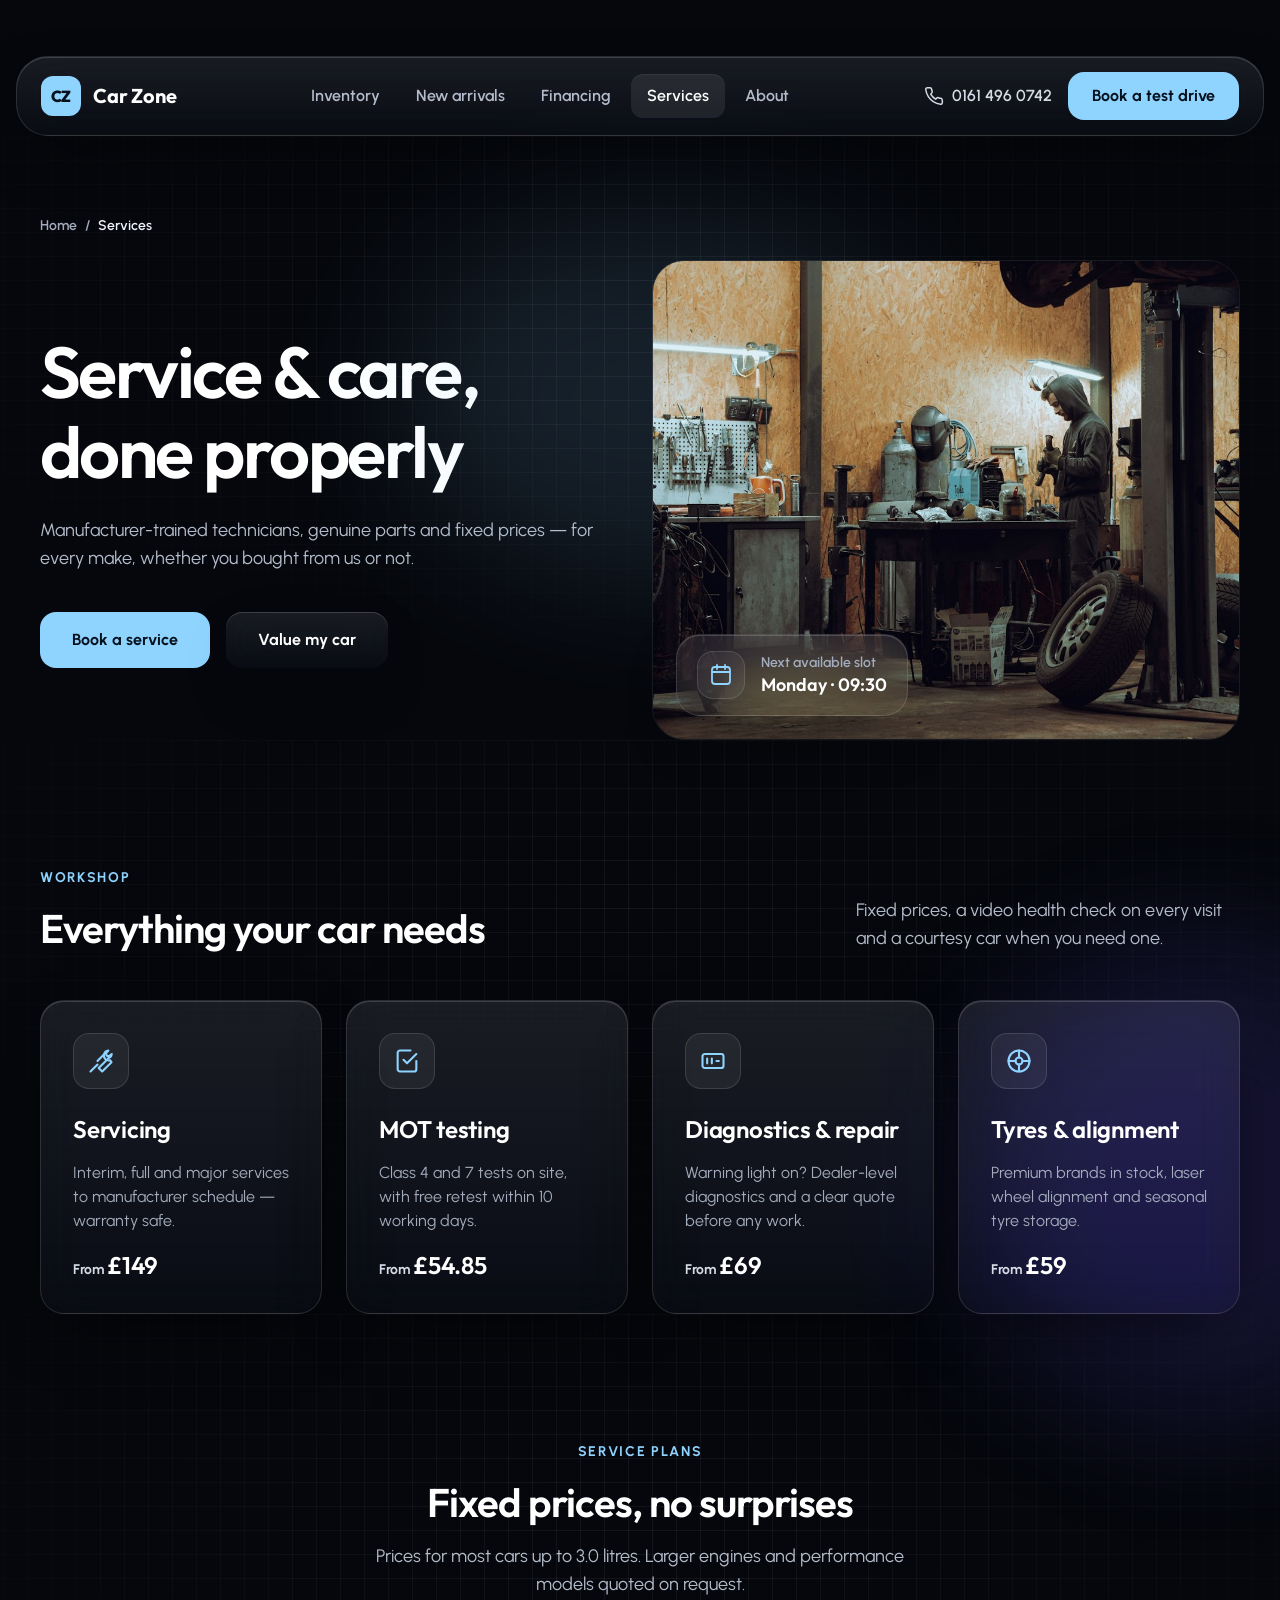
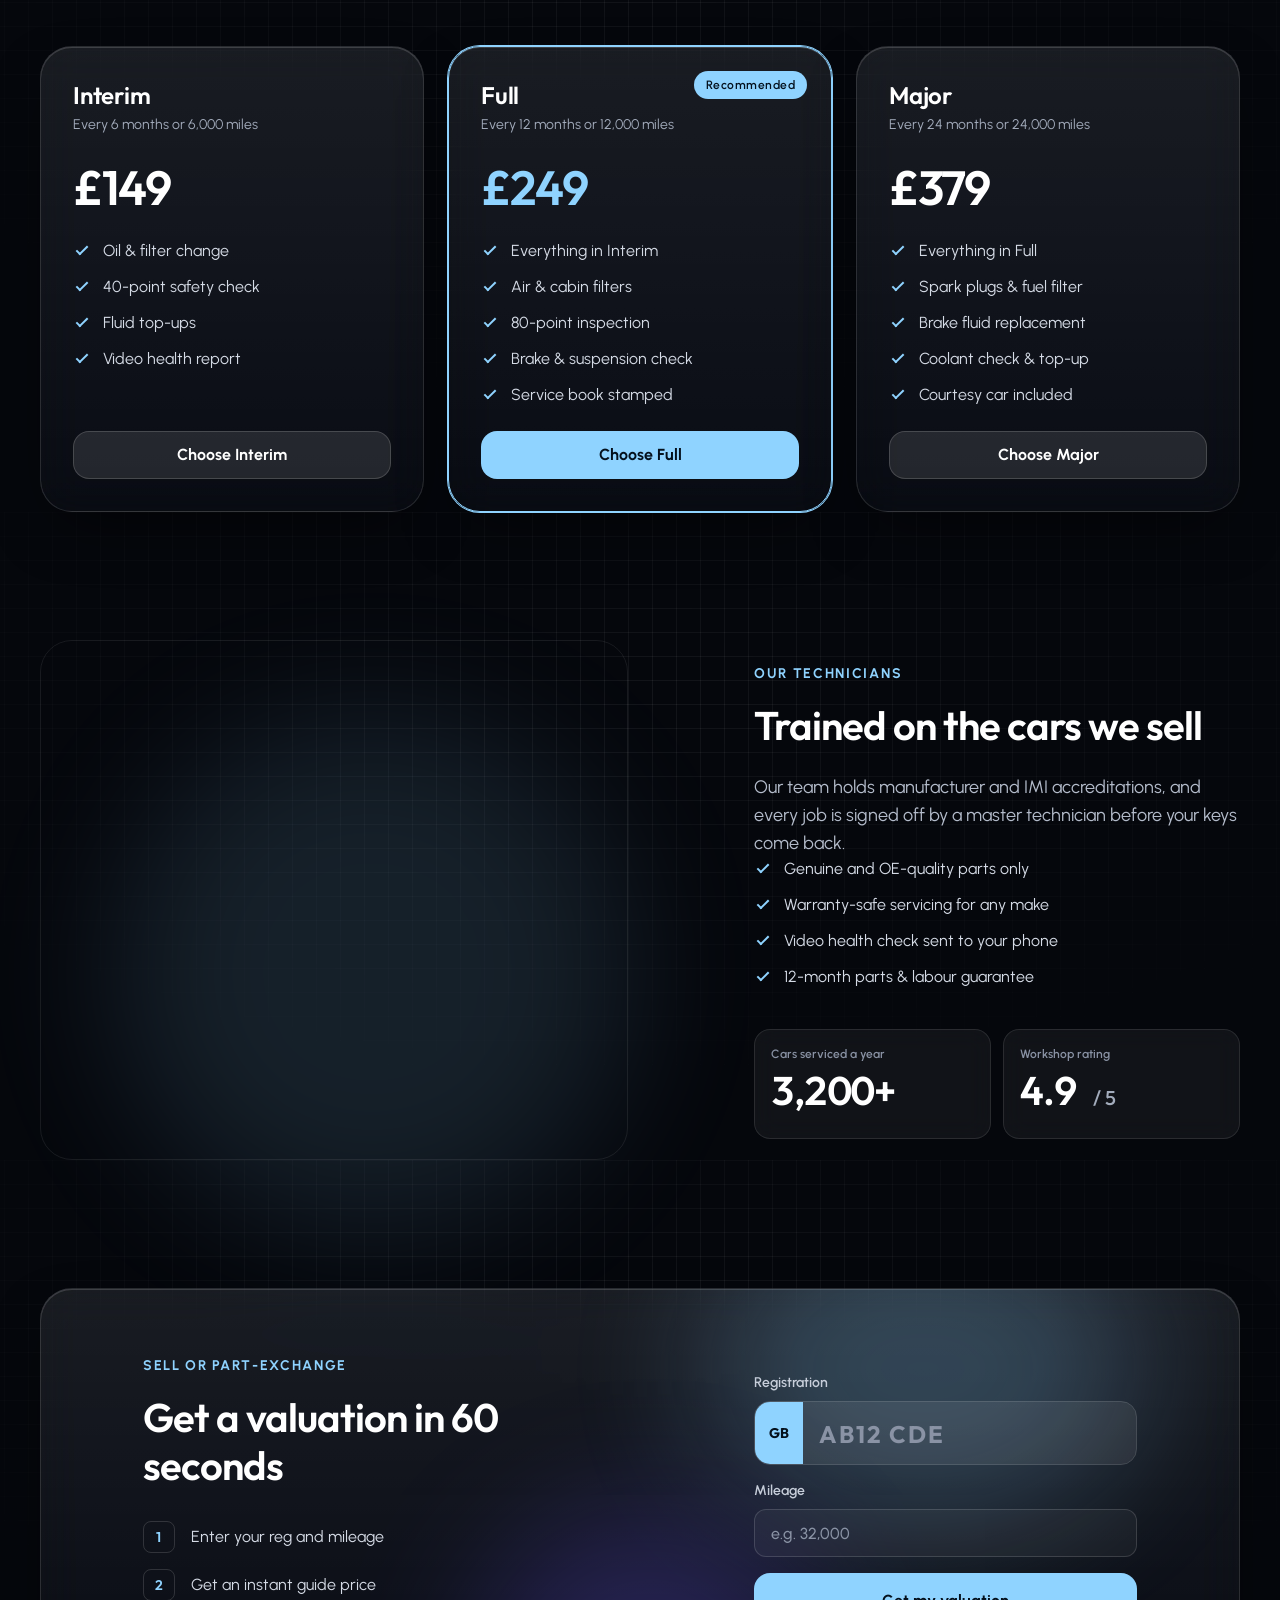
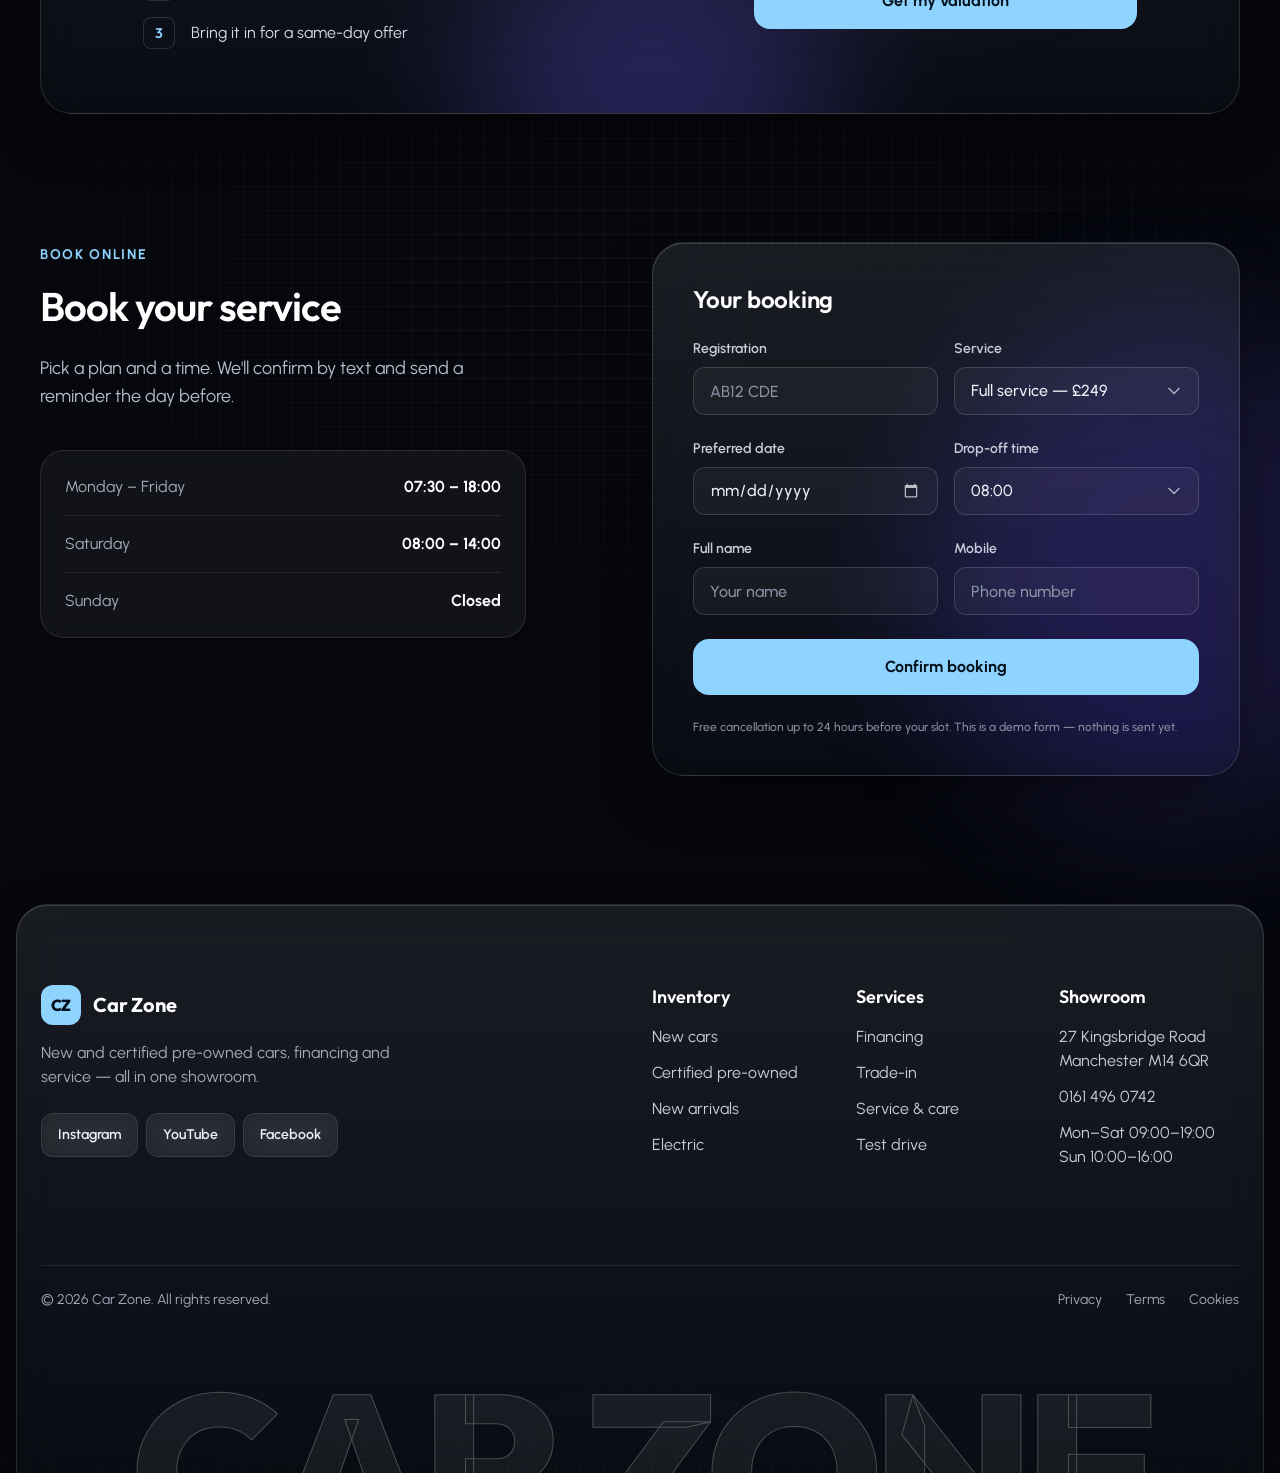
<file: services.html>
<!doctype html>
<html lang="en-GB">
<head>
<meta charset="utf-8">
<meta name="viewport" content="width=device-width, initial-scale=1">
<title>Services — Car Zone</title>
<meta name="description" content="Servicing, MOT, diagnostics and tyres at Car Zone Manchester — fixed-price service plans, manufacturer-trained technicians, plus an instant trade-in guide price.">
<meta name="theme-color" content="#05070C">
<link rel="icon" href="data:image/svg+xml,%3Csvg xmlns='http://www.w3.org/2000/svg' viewBox='0 0 40 40'%3E%3Crect width='40' height='40' rx='12' fill='%238FD3FF'/%3E%3Ctext x='20' y='26' text-anchor='middle' font-family='Arial,sans-serif' font-weight='800' font-size='16' fill='%2304101C'%3ECZ%3C/text%3E%3C/svg%3E">
<script>document.documentElement.classList.add('js');setTimeout(function(){if(!window.CZ)document.documentElement.classList.remove('js')},2500);</script>
<link rel="preconnect" href="https://fonts.googleapis.com">
<link rel="preconnect" href="https://fonts.gstatic.com" crossorigin>
<link rel="stylesheet" href="https://fonts.googleapis.com/css2?family=Outfit:wght@400;500;600;700;800&amp;family=Urbanist:wght@400;500;600;700&amp;display=swap">
<link rel="stylesheet" href="css/styles.css">
<link rel="stylesheet" href="css/services.css">
<script src="js/main.js" defer></script>
<script src="js/services.js" defer></script>
</head>
<body>
<a href="#main" class="skip">Skip to content</a>
<header class="site-header">
  <nav class="nav glass" aria-label="Main">
    <a href="index.html" class="brand" aria-label="Car Zone home">
      <span class="brand-mark" aria-hidden="true">CZ</span>
      <span class="brand-name">Car Zone</span>
    </a>
    <div class="navlinks">
      <a class="nav-link" href="inventory.html">Inventory</a>
      <a class="nav-link" href="inventory.html?sort=newest">New arrivals</a>
      <a class="nav-link" href="financing.html">Financing</a>
      <a class="nav-link" href="services.html" aria-current="page">Services</a>
      <a class="nav-link" href="about.html">About</a>
    </div>
    <div class="nav-actions">
      <a href="tel:01614960742" class="navphone">
        <svg width="20" height="20" viewBox="0 0 24 24" fill="none" stroke="currentColor" stroke-width="1.8" stroke-linecap="round" stroke-linejoin="round" aria-hidden="true"><path d="M22 16.9v3a2 2 0 0 1-2.2 2 19.8 19.8 0 0 1-8.6-3.1 19.5 19.5 0 0 1-6-6A19.8 19.8 0 0 1 2.1 4.2 2 2 0 0 1 4.1 2h3a2 2 0 0 1 2 1.7c.1.9.4 1.8.7 2.7a2 2 0 0 1-.5 2.1L8 9.8a16 16 0 0 0 6 6l1.3-1.3a2 2 0 0 1 2.1-.4c.9.3 1.8.6 2.7.7a2 2 0 0 1 1.7 2z"/></svg>
        0161 496 0742</a>
      <a href="index.html#book" class="btn btn-primary navcta">Book a test drive</a>
      <a href="#menu" class="menu-btn glass-soft" aria-label="Open menu" aria-controls="menu" aria-expanded="false">
        <svg width="20" height="20" viewBox="0 0 24 24" fill="none" stroke="currentColor" stroke-width="2" stroke-linecap="round" aria-hidden="true"><path d="M4 7h16"/><path d="M4 12h16"/><path d="M4 17h16"/></svg>
      </a>
    </div>
  </nav>
</header>
<div class="mnav" id="menu" role="dialog" aria-modal="true" aria-label="Site menu">
  <a href="#" class="mnav-backdrop" data-menu-close tabindex="-1" aria-hidden="true"></a>
  <div class="mnav-panel glass">
    <div class="mnav-top">
      <a href="index.html" class="brand" aria-label="Car Zone home">
        <span class="brand-mark" aria-hidden="true">CZ</span>
        <span class="brand-name">Car Zone</span>
      </a>
      <a href="#" class="mnav-close btn-icon square glass-soft" data-menu-close aria-label="Close menu">
        <svg width="20" height="20" viewBox="0 0 24 24" fill="none" stroke="currentColor" stroke-width="2" stroke-linecap="round" aria-hidden="true"><path d="M18 6 6 18"/><path d="m6 6 12 12"/></svg>
      </a>
    </div>
    <nav aria-label="Main (mobile)">
      <ul class="mnav-links">
        <li><a class="mnav-link" href="inventory.html">Inventory <svg width="20" height="20" viewBox="0 0 24 24" fill="none" stroke="currentColor" stroke-width="2" stroke-linecap="round" stroke-linejoin="round" aria-hidden="true"><path d="M5 12h14"/><path d="m13 6 6 6-6 6"/></svg></a></li>
        <li><a class="mnav-link" href="inventory.html?sort=newest">New arrivals <svg width="20" height="20" viewBox="0 0 24 24" fill="none" stroke="currentColor" stroke-width="2" stroke-linecap="round" stroke-linejoin="round" aria-hidden="true"><path d="M5 12h14"/><path d="m13 6 6 6-6 6"/></svg></a></li>
        <li><a class="mnav-link" href="financing.html">Financing <svg width="20" height="20" viewBox="0 0 24 24" fill="none" stroke="currentColor" stroke-width="2" stroke-linecap="round" stroke-linejoin="round" aria-hidden="true"><path d="M5 12h14"/><path d="m13 6 6 6-6 6"/></svg></a></li>
        <li><a class="mnav-link" href="services.html" aria-current="page">Services <svg width="20" height="20" viewBox="0 0 24 24" fill="none" stroke="currentColor" stroke-width="2" stroke-linecap="round" stroke-linejoin="round" aria-hidden="true"><path d="M5 12h14"/><path d="m13 6 6 6-6 6"/></svg></a></li>
        <li><a class="mnav-link" href="about.html">About <svg width="20" height="20" viewBox="0 0 24 24" fill="none" stroke="currentColor" stroke-width="2" stroke-linecap="round" stroke-linejoin="round" aria-hidden="true"><path d="M5 12h14"/><path d="m13 6 6 6-6 6"/></svg></a></li>
      </ul>
    </nav>
    <div class="mnav-foot">
      <a href="tel:01614960742" class="navphone">
        <svg width="20" height="20" viewBox="0 0 24 24" fill="none" stroke="currentColor" stroke-width="1.8" stroke-linecap="round" stroke-linejoin="round" aria-hidden="true"><path d="M22 16.9v3a2 2 0 0 1-2.2 2 19.8 19.8 0 0 1-8.6-3.1 19.5 19.5 0 0 1-6-6A19.8 19.8 0 0 1 2.1 4.2 2 2 0 0 1 4.1 2h3a2 2 0 0 1 2 1.7c.1.9.4 1.8.7 2.7a2 2 0 0 1-.5 2.1L8 9.8a16 16 0 0 0 6 6l1.3-1.3a2 2 0 0 1 2.1-.4c.9.3 1.8.6 2.7.7a2 2 0 0 1 1.7 2z"/></svg>
        0161 496 0742</a>
      <a href="index.html#book" class="btn btn-lg btn-primary">Book a test drive</a>
    </div>
  </div>
</div>

<main id="main">

  <!-- PAGE HEADER · copy 6 cols, photo 6 cols (from column 7) -->
  <section class="wrap page-hd" aria-labelledby="page-title">
    <div class="orb" style="width: 520px; height: 360px; left: 30%; top: 80px; opacity: .12"></div>
    <nav aria-label="Breadcrumb" class="crumbs">
      <a href="index.html">Home</a><span aria-hidden="true">/</span><span aria-current="page">Services</span>
    </nav>
    <div class="grid page-hd-grid svc-hd-grid">
      <div class="s6 stack-start">
        <h1 id="page-title" class="t-page c-white" data-reveal>Service &amp; care, done properly</h1>
        <p class="t-lead c-lead mt-24 measure" data-reveal data-delay="100">Manufacturer-trained technicians, genuine parts and fixed prices — for every make, whether you bought from us or not.</p>
        <div class="mt-40 row gap-16 wrap-items" data-stagger data-delay="200">
          <a href="#book-service" class="btn btn-lg btn-primary" data-magnetic>Book a service</a>
          <a href="#trade-in" class="btn btn-lg btn-glass">Value my car</a>
        </div>
      </div>
      <div class="c7-12 rel">
        <img class="photo tall-pic svc-hero-img" data-reveal="image" src="assets/img/workshop-bench.jpg" width="1200" height="800" alt="Technician working at a bench in a car workshop" fetchpriority="high" decoding="async">
        <div class="slot-badge glass" data-reveal data-delay="450">
          <span class="icon-tile icon-tile--lg">
            <svg width="24" height="24" viewBox="0 0 24 24" fill="none" stroke="currentColor" stroke-width="1.8" stroke-linecap="round" stroke-linejoin="round" aria-hidden="true"><rect x="3" y="4" width="18" height="17" rx="3"/><path d="M3 9h18"/><path d="M8 2v4"/><path d="M16 2v4"/></svg></span>
          <span>
            <span class="t-small fw-600 c-muted block">Next available slot</span>
            <span class="t-h4 c-white block"><span data-next-slot>Tomorrow</span> · 09:30</span>
          </span>
        </div>
      </div>
    </div>
  </section>

  <!-- WHAT WE DO · 4 × 3-column cards -->
  <section class="wrap sec" aria-labelledby="what-title">
    <div class="orb orb-violet" style="width: 480px; height: 480px; right: -200px; top: 200px; opacity: .15; --orb-dur: 32s; --orb-delay: -10s"></div>
    <div class="grid hd rel items-end" data-reveal>
      <div class="s6 heading">
        <span class="eyebrow">Workshop</span>
        <h2 id="what-title" class="t-sec c-white">Everything your car needs</h2>
      </div>
      <p class="c9-12 t-lead c-lead">Fixed prices, a video health check on every visit and a courtesy car when you need one.</p>
    </div>
    <div class="grid rel" data-stagger="70">
      <article class="s3 svc-card glass lift" data-spotlight>
        <span class="icon-tile icon-tile--xl">
          <svg width="28" height="28" viewBox="0 0 24 24" fill="none" stroke="currentColor" stroke-width="1.8" stroke-linecap="round" stroke-linejoin="round" aria-hidden="true"><path d="M14.7 6.3a4 4 0 0 0 5 5L21 13l-8 8-3-3 6.3-6.3"/><path d="M14.7 6.3 9 12"/><path d="M3 21l6-6"/><path d="M14.7 6.3a4 4 0 0 1 3.6-3.2l-2 2.4.6 1.9 1.9.6 2.4-2a4 4 0 0 1-3.2 3.6"/></svg></span>
        <h3 class="t-h3 c-white">Servicing</h3>
        <p class="t-body">Interim, full and major services to manufacturer schedule — warranty safe.</p>
        <div class="svc-from">From <span class="t-h3">£149</span></div>
      </article>
      <article class="s3 svc-card glass lift" data-spotlight>
        <span class="icon-tile icon-tile--xl">
          <svg width="28" height="28" viewBox="0 0 24 24" fill="none" stroke="currentColor" stroke-width="1.8" stroke-linecap="round" stroke-linejoin="round" aria-hidden="true"><path d="M9 11l3 3 8-8"/><path d="M20 12v7a2 2 0 0 1-2 2H6a2 2 0 0 1-2-2V5a2 2 0 0 1 2-2h9"/></svg></span>
        <h3 class="t-h3 c-white">MOT testing</h3>
        <p class="t-body">Class 4 and 7 tests on site, with free retest within 10 working days.</p>
        <div class="svc-from">From <span class="t-h3">£54.85</span></div>
      </article>
      <article class="s3 svc-card glass lift" data-spotlight>
        <span class="icon-tile icon-tile--xl">
          <svg width="28" height="28" viewBox="0 0 24 24" fill="none" stroke="currentColor" stroke-width="1.8" stroke-linecap="round" stroke-linejoin="round" aria-hidden="true"><rect x="3" y="6" width="18" height="12" rx="2"/><path d="M7 10v4"/><path d="M11 10v4"/><path d="M15 12h2"/></svg></span>
        <h3 class="t-h3 c-white">Diagnostics &amp; repair</h3>
        <p class="t-body">Warning light on? Dealer-level diagnostics and a clear quote before any work.</p>
        <div class="svc-from">From <span class="t-h3">£69</span></div>
      </article>
      <article class="s3 svc-card glass lift" data-spotlight>
        <span class="icon-tile icon-tile--xl">
          <svg width="28" height="28" viewBox="0 0 24 24" fill="none" stroke="currentColor" stroke-width="1.8" stroke-linecap="round" stroke-linejoin="round" aria-hidden="true"><circle cx="12" cy="12" r="9"/><circle cx="12" cy="12" r="3"/><path d="M12 3v6"/><path d="M12 15v6"/><path d="M3 12h6"/><path d="M15 12h6"/></svg></span>
        <h3 class="t-h3 c-white">Tyres &amp; alignment</h3>
        <p class="t-body">Premium brands in stock, laser wheel alignment and seasonal tyre storage.</p>
        <div class="svc-from">From <span class="t-h3">£59</span></div>
      </article>
    </div>
  </section>

  <!-- SERVICE PLANS -->
  <section class="wrap sec" aria-labelledby="plans-title">
    <div class="hd stack items-center text-center" data-reveal>
      <span class="eyebrow">Service plans</span>
      <h2 id="plans-title" class="t-sec c-white mt-16">Fixed prices, no surprises</h2>
      <p class="t-lead c-lead mt-16 measure">Prices for most cars up to 3.0 litres. Larger engines and performance models quoted on request.</p>
    </div>
    <div class="grid" data-stagger="80">
      <article class="s4 plan glass" data-spotlight>
        <div>
          <h3 class="t-h3 c-white">Interim</h3>
          <p class="t-small c-muted mt-4">Every 6 months or 6,000 miles</p>
        </div>
        <p class="plan-price">£149</p>
        <ul class="ticks t-body c-soft flex-1">
          <li>Oil &amp; filter change</li>
          <li>40-point safety check</li>
          <li>Fluid top-ups</li>
          <li>Video health report</li>
        </ul>
        <a href="#book-service" class="btn btn-soft btn-block" data-plan="interim">Choose Interim</a>
      </article>
      <article class="s4 plan is-featured glass" data-spotlight>
        <span class="badge-accent corner-badge">Recommended</span>
        <div>
          <h3 class="t-h3 c-white">Full</h3>
          <p class="t-small c-muted mt-4">Every 12 months or 12,000 miles</p>
        </div>
        <p class="plan-price">£249</p>
        <ul class="ticks t-body c-soft flex-1">
          <li>Everything in Interim</li>
          <li>Air &amp; cabin filters</li>
          <li>80-point inspection</li>
          <li>Brake &amp; suspension check</li>
          <li>Service book stamped</li>
        </ul>
        <a href="#book-service" class="btn btn-primary btn-block" data-plan="full" data-magnetic="4">Choose Full</a>
      </article>
      <article class="s4 plan glass" data-spotlight>
        <div>
          <h3 class="t-h3 c-white">Major</h3>
          <p class="t-small c-muted mt-4">Every 24 months or 24,000 miles</p>
        </div>
        <p class="plan-price">£379</p>
        <ul class="ticks t-body c-soft flex-1">
          <li>Everything in Full</li>
          <li>Spark plugs &amp; fuel filter</li>
          <li>Brake fluid replacement</li>
          <li>Coolant check &amp; top-up</li>
          <li>Courtesy car included</li>
        </ul>
        <a href="#book-service" class="btn btn-soft btn-block" data-plan="major">Choose Major</a>
      </article>
    </div>
  </section>

  <!-- TECHNICIANS · photo 6 cols, column 7 open, copy 5 cols -->
  <section class="wrap sec" aria-labelledby="team-title">
    <div class="orb" style="width: 520px; height: 520px; left: 6%; top: 200px; opacity: .12; --orb-dur: 30s"></div>
    <div class="grid rel items-center" style="row-gap: 48px">
      <div class="s6">
        <img class="photo tall-pic svc-team-img" data-reveal="image" src="assets/img/workshop-lift.jpg" width="1600" height="1067" alt="Mechanic working underneath a car on a lift" loading="lazy" decoding="async">
      </div>
      <div class="c8-12 stack">
        <div data-reveal>
          <span class="eyebrow">Our technicians</span>
          <h2 id="team-title" class="t-sec c-white mt-16">Trained on the cars we sell</h2>
          <p class="t-lead c-lead mt-24">Our team holds manufacturer and IMI accreditations, and every job is signed off by a master technician before your keys come back.</p>
        </div>
        <ul class="ticks t-body c-soft mt-32" data-stagger="70" data-delay="120">
          <li>Genuine and OE-quality parts only</li>
          <li>Warranty-safe servicing for any make</li>
          <li>Video health check sent to your phone</li>
          <li>12-month parts &amp; labour guarantee</li>
        </ul>
        <dl class="stat-tiles" data-stagger="80">
          <div class="stat-tile glass-soft">
            <dt>Cars serviced a year</dt>
            <dd class="t-num"><span data-count="3200" data-suffix="+">3,200+</span></dd>
          </div>
          <div class="stat-tile glass-soft">
            <dt>Workshop rating</dt>
            <dd class="t-num"><span data-count="4.9">4.9</span><span class="unit"> / 5</span></dd>
          </div>
        </dl>
      </div>
    </div>
  </section>

  <!-- TRADE-IN -->
  <section id="trade-in" class="wrap sec" aria-labelledby="trade-title">
    <div class="grid inset glass r-32 trade-panel" data-reveal="scale">
      <div class="orb" style="width: 440px; height: 320px; right: 8%; top: -80px; opacity: .24; --orb-dur: 22s"></div>
      <div class="orb orb-violet" style="width: 360px; height: 360px; right: 34%; bottom: -160px; opacity: .26; --orb-dur: 26s; --orb-delay: -6s"></div>
      <div class="c2-6 rel">
        <span class="eyebrow">Sell or part-exchange</span>
        <h2 id="trade-title" class="t-sec c-white mt-16">Get a valuation in 60 seconds</h2>
        <ol class="list-reset t-body c-soft stack gap-16 mt-32" data-stagger="80" data-delay="100">
          <li class="row gap-16"><span class="idx">1</span>Enter your reg and mileage</li>
          <li class="row gap-16"><span class="idx">2</span>Get an instant guide price</li>
          <li class="row gap-16"><span class="idx">3</span>Bring it in for a same-day offer</li>
        </ol>
      </div>
      <div class="c8-11 val-col">
        <form class="val-form" id="valuation-form" action="#trade-in" method="get" aria-label="Get a valuation" autocomplete="off">
          <label class="field" for="val-reg">Registration</label>
          <div class="plate">
            <span class="plate-gb" aria-hidden="true">GB</span>
            <input type="text" id="val-reg" name="reg" placeholder="AB12 CDE" maxlength="8" required autocomplete="off" autocapitalize="characters" spellcheck="false" aria-describedby="val-reg-msg">
          </div>
          <p class="field-msg" id="val-reg-msg"></p>
          <label class="field val-mileage" for="val-miles">Mileage</label>
          <input type="text" id="val-miles" name="mileage" inputmode="numeric" placeholder="e.g. 32,000" maxlength="9" required autocomplete="off" aria-describedby="val-miles-msg">
          <p class="field-msg" id="val-miles-msg"></p>
          <button type="submit" class="btn btn-lg btn-primary btn-block" data-magnetic="4">Get my valuation</button>
        </form>

        <div class="val-result glass-soft" id="val-result" role="region" aria-label="Your guide price" tabindex="-1" hidden>
          <div class="row-between">
            <span class="pill-label glass-soft" id="val-chip">AB12 CDE · 32,000 mi</span>
            <span class="badge-soft glass-soft">Demo estimate</span>
          </div>
          <p class="t-small fw-600 c-muted mt-24">Instant guide price</p>
          <p class="t-big c-accent tnum mt-4" id="val-price">£0</p>
          <p class="t-small fw-600 c-label mt-8" id="val-range">Likely range £0 – £0</p>
          <p class="form-note mt-16">This is a demo estimate for illustration only, not a real valuation. A firm same-day offer follows a quick inspection at the showroom.</p>
          <div class="val-actions">
            <a href="tel:01614960742" class="btn btn-primary btn-block">Call 0161 496 0742</a>
            <button type="button" class="btn btn-soft btn-block" id="val-again">Value another car</button>
          </div>
        </div>
        <p class="sr-only" role="status" id="val-status"></p>
      </div>
    </div>
  </section>

  <!-- BOOK A SERVICE -->
  <section id="book-service" class="wrap sec" aria-labelledby="book-title">
    <div class="orb orb-violet" style="width: 520px; height: 520px; right: -200px; top: 200px; opacity: .16; --orb-dur: 30s"></div>
    <div class="grid rel items-start" style="row-gap: 48px">
      <div class="s5 stack">
        <div data-reveal>
          <span class="eyebrow">Book online</span>
          <h2 id="book-title" class="t-sec c-white mt-16">Book your service</h2>
          <p class="t-lead c-lead mt-24">Pick a plan and a time. We'll confirm by text and send a reminder the day before.</p>
        </div>
        <dl class="kv roomy last-open glass-soft r-24 mt-40 hours" data-reveal data-delay="120">
          <div><dt>Monday – Friday</dt><dd>07:30 – 18:00</dd></div>
          <div><dt>Saturday</dt><dd>08:00 – 14:00</dd></div>
          <div><dt>Sunday</dt><dd>Closed</dd></div>
        </dl>
      </div>
      <form class="c7-12 glass r-32 p-40 stack gap-24" id="service-form" action="#book-service" method="post" aria-labelledby="form-title" data-demo-form data-reveal="right">
        <h3 id="form-title" class="t-h3 c-white">Your booking</h3>
        <div class="field-row">
          <label class="field">Registration<input type="text" id="svc-reg" name="reg" class="upper" placeholder="AB12 CDE" maxlength="8" required autocomplete="off" autocapitalize="characters" spellcheck="false"></label>
          <label class="field">Service
            <select id="svc-select" name="service" required>
              <option value="full">Full service — £249</option>
              <option value="interim">Interim service — £149</option>
              <option value="major">Major service — £379</option>
              <option value="mot">MOT — £54.85</option>
            </select>
          </label>
        </div>
        <div class="field-row">
          <label class="field">Preferred date<input type="date" id="svc-date" name="date" required data-min-today></label>
          <label class="field">Drop-off time
            <select id="svc-time" name="time" required>
              <option>08:00</option>
              <option>09:30</option>
              <option>11:00</option>
            </select>
          </label>
        </div>
        <div class="field-row">
          <label class="field">Full name<input type="text" id="svc-name" name="name" autocomplete="name" placeholder="Your name" required></label>
          <label class="field">Mobile<input type="tel" name="phone" autocomplete="tel" placeholder="Phone number" required pattern="[0-9\s+\(\)\-]{10,16}" title="Enter a valid phone number, for example 07700 900123"></label>
        </div>
        <p class="sr-only" role="status" id="plan-status"></p>
        <button type="submit" class="btn btn-lg btn-primary btn-block" data-magnetic="4">Confirm booking</button>
        <div class="form-status" role="status" tabindex="-1" data-form-success hidden>
          <svg width="20" height="20" viewBox="0 0 24 24" fill="none" stroke="currentColor" stroke-width="2.2" stroke-linecap="round" stroke-linejoin="round" aria-hidden="true"><path d="M20 6 9 17l-5-5"/></svg>
          <span id="svc-success-text">Thanks — your booking request is in. We'll confirm by text shortly.</span>
        </div>
        <p class="form-note">Free cancellation up to 24 hours before your slot. This is a demo form — nothing is sent yet.</p>
      </form>
    </div>
  </section>
</main>

<footer class="site-footer gridfx">
  <div class="footer-panel glass">
    <div class="wrap grid footer-grid">
      <div class="s4 fb footer-brand">
        <a href="index.html" class="brand" aria-label="Car Zone home">
          <span class="brand-mark" aria-hidden="true">CZ</span>
          <span class="brand-name">Car Zone</span>
        </a>
        <p class="t-body">New and certified pre-owned cars, financing and service — all in one showroom.</p>
        <div class="footer-social">
          <a href="#" class="glass-soft">Instagram</a>
          <a href="#" class="glass-soft">YouTube</a>
          <a href="#" class="glass-soft">Facebook</a>
        </div>
      </div>
      <nav class="c7-8 footer-col" aria-label="Inventory">
        <span class="footer-title">Inventory</span>
        <a href="inventory.html?condition=new">New cars</a>
        <a href="inventory.html?condition=certified">Certified pre-owned</a>
        <a href="inventory.html?sort=newest">New arrivals</a>
        <a href="inventory.html?fuel=electric">Electric</a>
      </nav>
      <nav class="c9-10 footer-col" aria-label="Services">
        <span class="footer-title">Services</span>
        <a href="financing.html">Financing</a>
        <a href="services.html#trade-in">Trade-in</a>
        <a href="services.html">Service &amp; care</a>
        <a href="index.html#book">Test drive</a>
      </nav>
      <address class="c11-12 footer-col">
        <span class="footer-title">Showroom</span>
        <span>27 Kingsbridge Road<br>Manchester M14 6QR</span>
        <a href="tel:01614960742">0161 496 0742</a>
        <span>Mon–Sat 09:00–19:00<br>Sun 10:00–16:00</span>
      </address>
    </div>
    <div class="wrap footer-bar">
      <span>© <span data-year>2026</span> Car Zone. All rights reserved.</span>
      <span class="footer-legal"><a href="#">Privacy</a><a href="#">Terms</a><a href="#">Cookies</a></span>
    </div>
    <div class="wordmark" aria-hidden="true" data-wordmark>CAR ZONE</div>
  </div>
</footer>
</body>
</html>
</file>
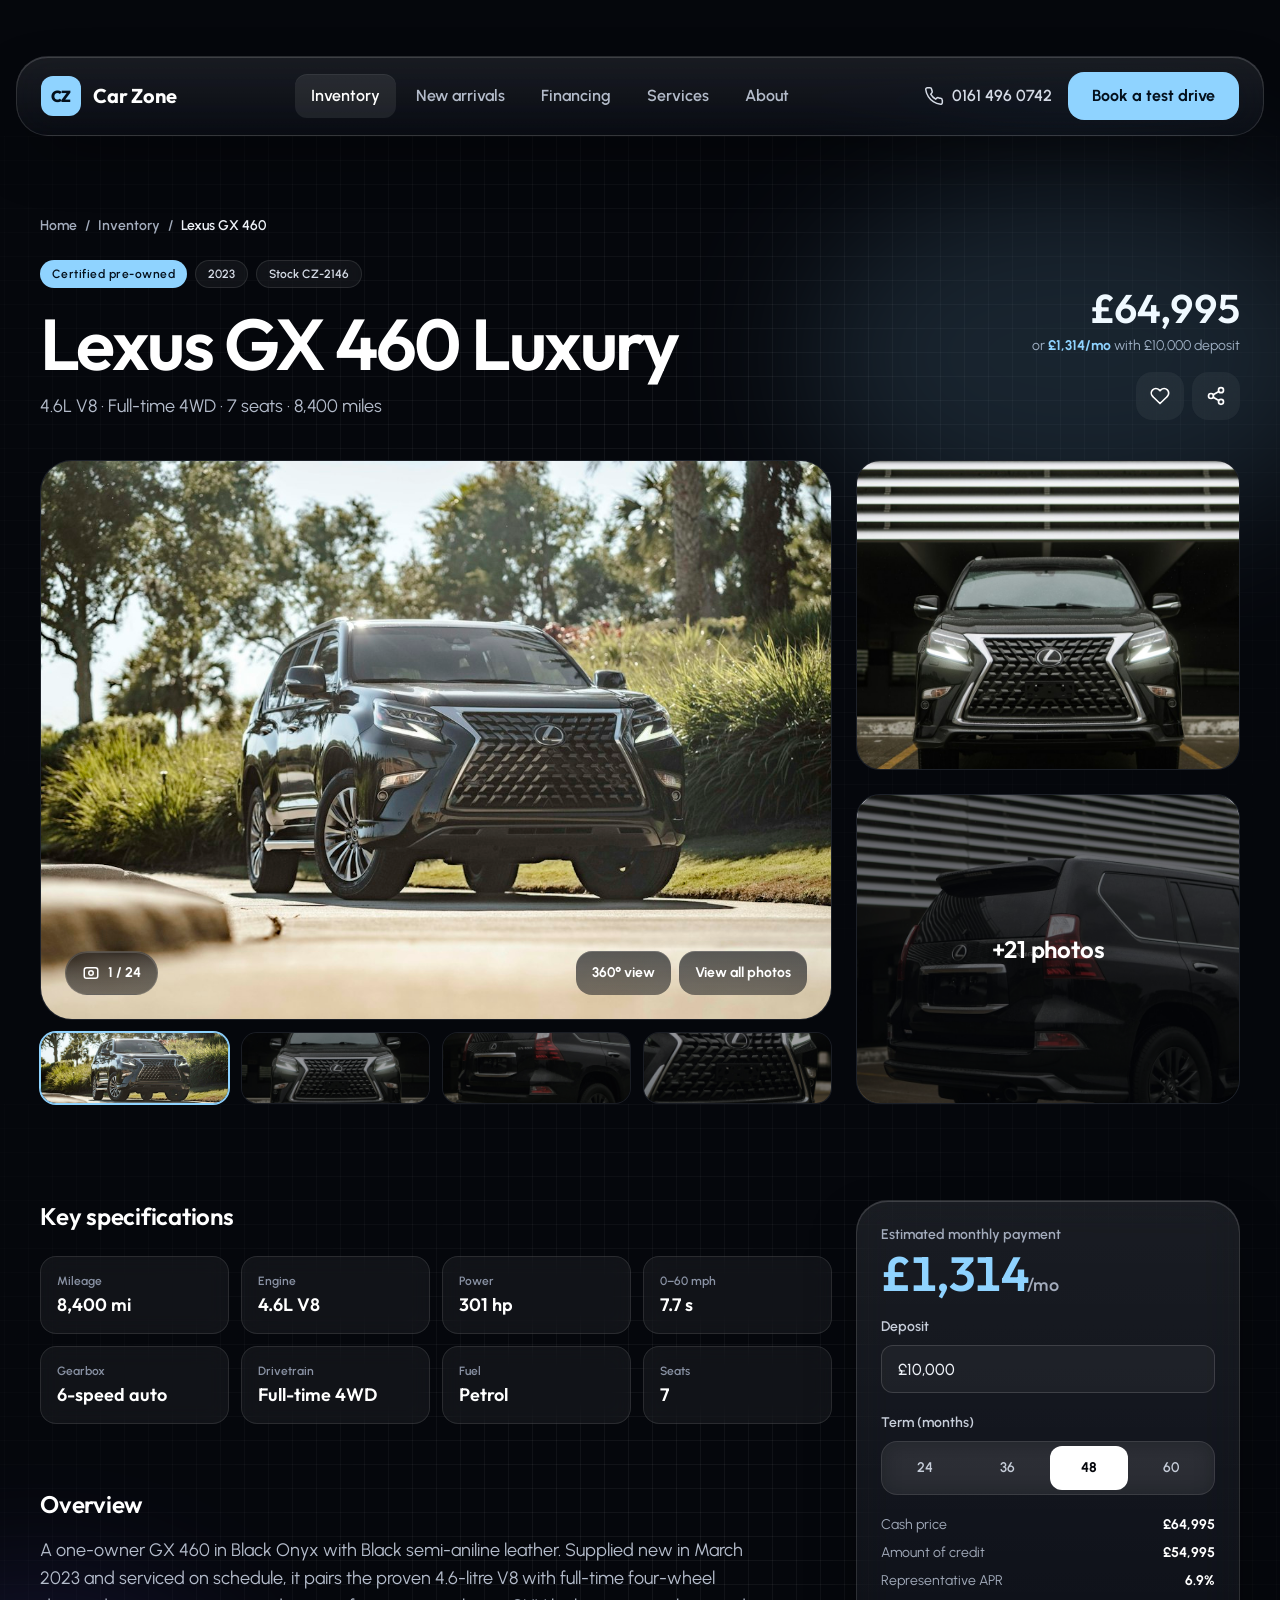
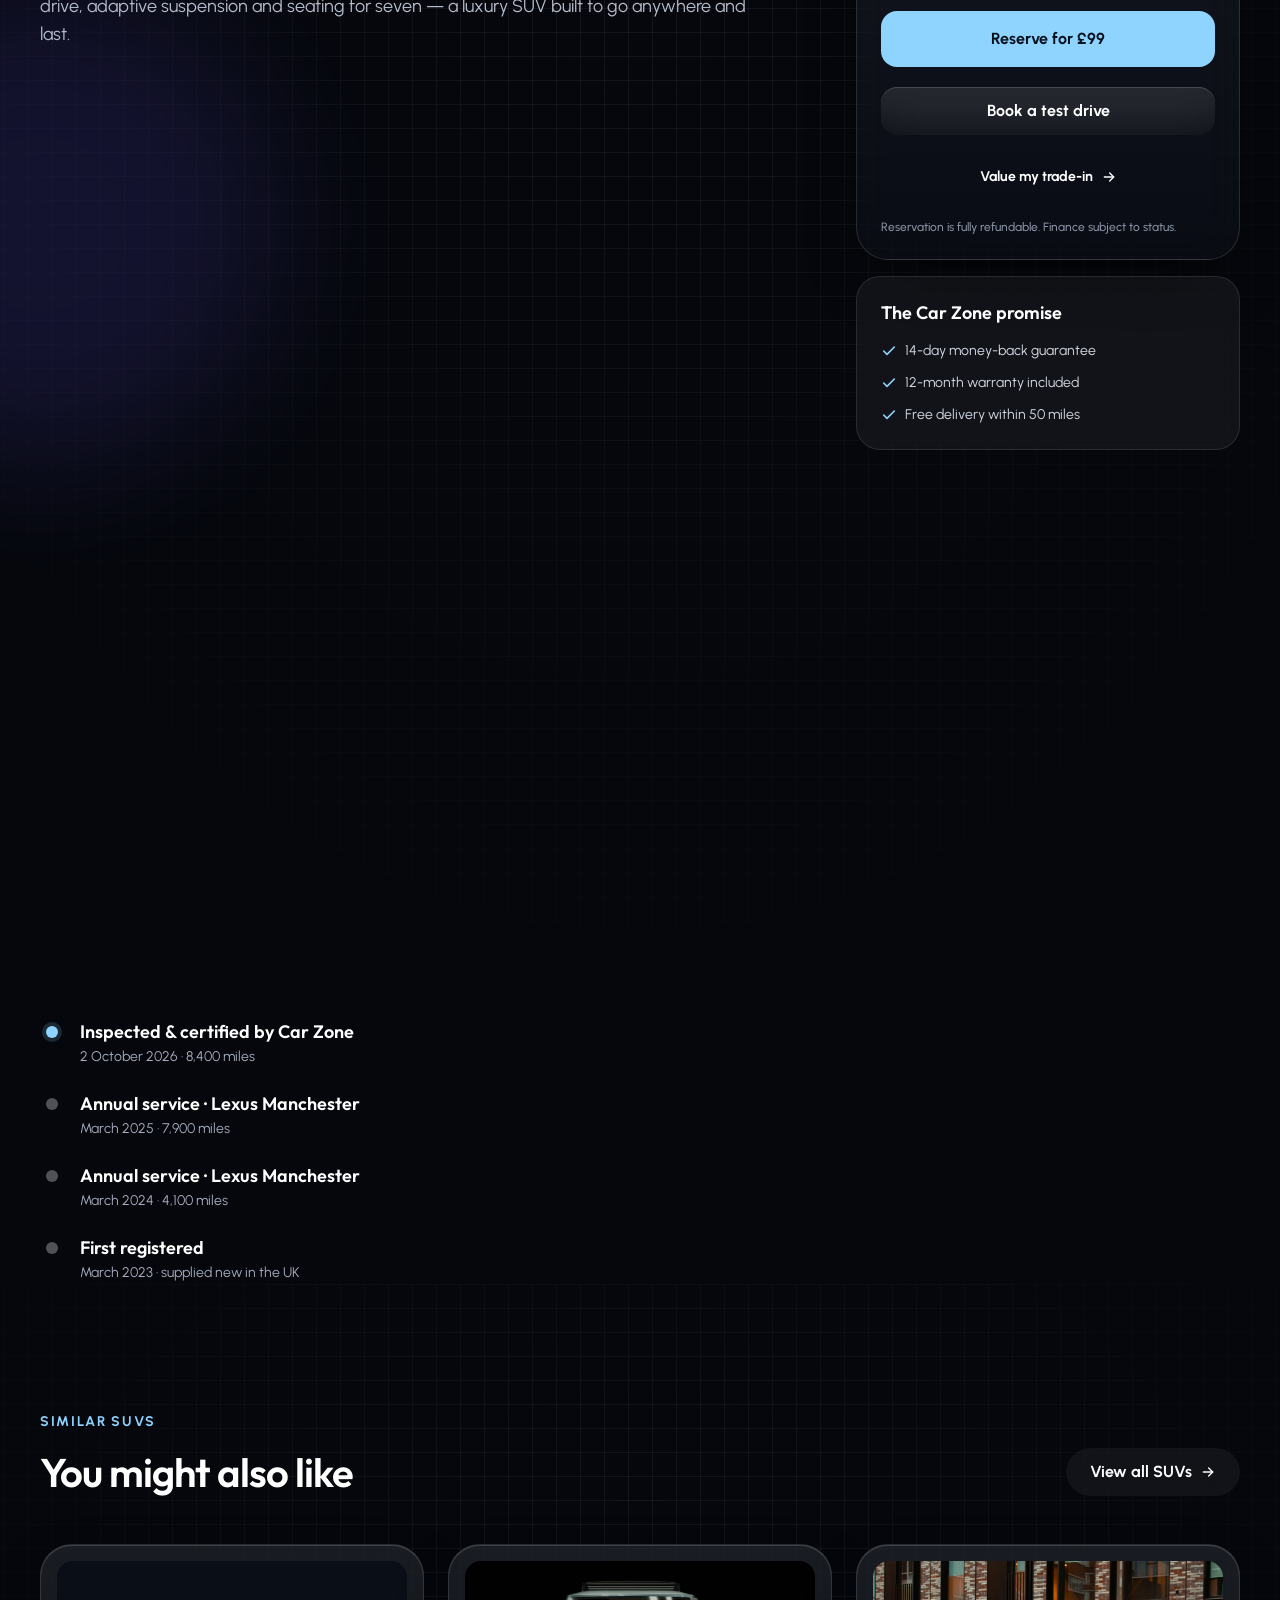
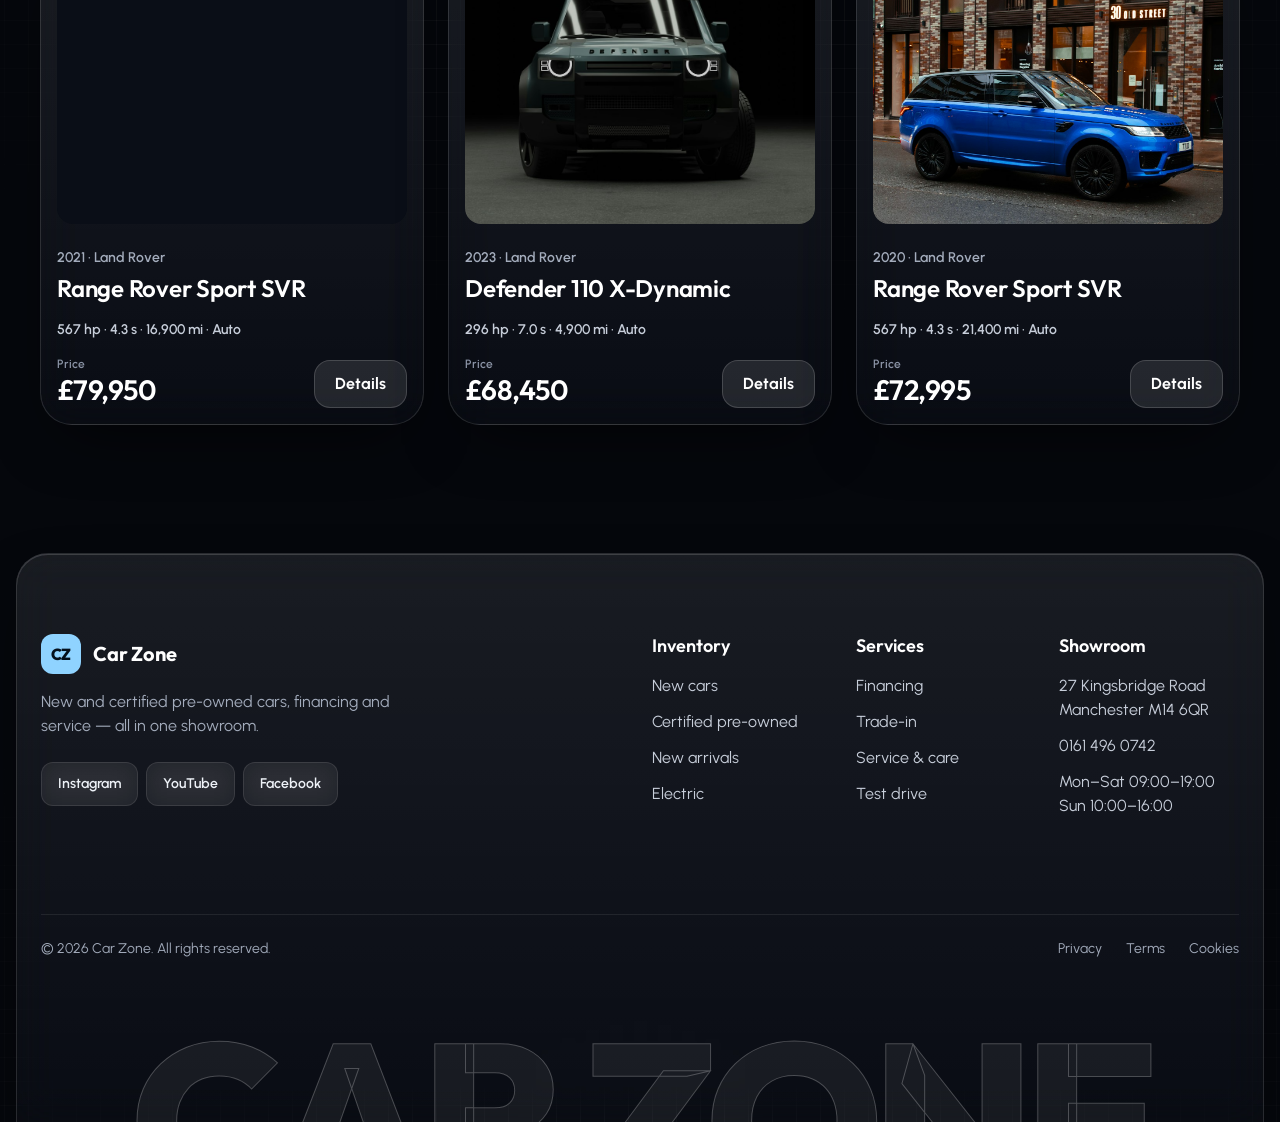
<file: vehicle.html>
<!doctype html>
<html lang="en-GB">
<head>
<meta charset="utf-8">
<meta name="viewport" content="width=device-width, initial-scale=1">
<title>2023 Lexus GX 460 Luxury — Car Zone</title>
<meta name="description" content="Certified pre-owned 2023 Lexus GX 460 Luxury: 4.6L V8, full-time 4WD, 7 seats, 8,400 miles. 150-point inspection passed. £64,995 or £1,314/mo — book a test drive at Car Zone Manchester.">
<meta name="theme-color" content="#05070C">
<link rel="icon" href="data:image/svg+xml,%3Csvg xmlns='http://www.w3.org/2000/svg' viewBox='0 0 40 40'%3E%3Crect width='40' height='40' rx='12' fill='%238FD3FF'/%3E%3Ctext x='20' y='26' text-anchor='middle' font-family='Arial,sans-serif' font-weight='800' font-size='16' fill='%2304101C'%3ECZ%3C/text%3E%3C/svg%3E">
<script>document.documentElement.classList.add('js');setTimeout(function(){if(!window.CZ)document.documentElement.classList.remove('js')},2500);</script>
<link rel="preconnect" href="https://fonts.googleapis.com">
<link rel="preconnect" href="https://fonts.gstatic.com" crossorigin>
<link rel="stylesheet" href="https://fonts.googleapis.com/css2?family=Outfit:wght@400;500;600;700;800&amp;family=Urbanist:wght@400;500;600;700&amp;display=swap">
<link rel="stylesheet" href="css/styles.css">
<link rel="stylesheet" href="css/vehicle.css">
<script src="js/main.js" defer></script>
<script src="js/vehicle.js" defer></script>
</head>
<body>
<a href="#main" class="skip">Skip to content</a>
<header class="site-header">
  <nav class="nav glass" aria-label="Main">
    <a href="index.html" class="brand" aria-label="Car Zone home">
      <span class="brand-mark" aria-hidden="true">CZ</span>
      <span class="brand-name">Car Zone</span>
    </a>
    <div class="navlinks">
      <a class="nav-link" href="inventory.html" aria-current="page">Inventory</a>
      <a class="nav-link" href="inventory.html?sort=newest">New arrivals</a>
      <a class="nav-link" href="financing.html">Financing</a>
      <a class="nav-link" href="services.html">Services</a>
      <a class="nav-link" href="about.html">About</a>
    </div>
    <div class="nav-actions">
      <a href="tel:01614960742" class="navphone">
        <svg width="20" height="20" viewBox="0 0 24 24" fill="none" stroke="currentColor" stroke-width="1.8" stroke-linecap="round" stroke-linejoin="round" aria-hidden="true"><path d="M22 16.9v3a2 2 0 0 1-2.2 2 19.8 19.8 0 0 1-8.6-3.1 19.5 19.5 0 0 1-6-6A19.8 19.8 0 0 1 2.1 4.2 2 2 0 0 1 4.1 2h3a2 2 0 0 1 2 1.7c.1.9.4 1.8.7 2.7a2 2 0 0 1-.5 2.1L8 9.8a16 16 0 0 0 6 6l1.3-1.3a2 2 0 0 1 2.1-.4c.9.3 1.8.6 2.7.7a2 2 0 0 1 1.7 2z"/></svg>
        0161 496 0742</a>
      <a href="index.html#book" class="btn btn-primary navcta">Book a test drive</a>
      <a href="#menu" class="menu-btn glass-soft" aria-label="Open menu" aria-controls="menu" aria-expanded="false">
        <svg width="20" height="20" viewBox="0 0 24 24" fill="none" stroke="currentColor" stroke-width="2" stroke-linecap="round" aria-hidden="true"><path d="M4 7h16"/><path d="M4 12h16"/><path d="M4 17h16"/></svg>
      </a>
    </div>
  </nav>
</header>
<div class="mnav" id="menu" role="dialog" aria-modal="true" aria-label="Site menu">
  <a href="#" class="mnav-backdrop" data-menu-close tabindex="-1" aria-hidden="true"></a>
  <div class="mnav-panel glass">
    <div class="mnav-top">
      <a href="index.html" class="brand" aria-label="Car Zone home">
        <span class="brand-mark" aria-hidden="true">CZ</span>
        <span class="brand-name">Car Zone</span>
      </a>
      <a href="#" class="mnav-close btn-icon square glass-soft" data-menu-close aria-label="Close menu">
        <svg width="20" height="20" viewBox="0 0 24 24" fill="none" stroke="currentColor" stroke-width="2" stroke-linecap="round" aria-hidden="true"><path d="M18 6 6 18"/><path d="m6 6 12 12"/></svg>
      </a>
    </div>
    <nav aria-label="Main (mobile)">
      <ul class="mnav-links">
        <li><a class="mnav-link" href="inventory.html" aria-current="page">Inventory <svg width="20" height="20" viewBox="0 0 24 24" fill="none" stroke="currentColor" stroke-width="2" stroke-linecap="round" stroke-linejoin="round" aria-hidden="true"><path d="M5 12h14"/><path d="m13 6 6 6-6 6"/></svg></a></li>
        <li><a class="mnav-link" href="inventory.html?sort=newest">New arrivals <svg width="20" height="20" viewBox="0 0 24 24" fill="none" stroke="currentColor" stroke-width="2" stroke-linecap="round" stroke-linejoin="round" aria-hidden="true"><path d="M5 12h14"/><path d="m13 6 6 6-6 6"/></svg></a></li>
        <li><a class="mnav-link" href="financing.html">Financing <svg width="20" height="20" viewBox="0 0 24 24" fill="none" stroke="currentColor" stroke-width="2" stroke-linecap="round" stroke-linejoin="round" aria-hidden="true"><path d="M5 12h14"/><path d="m13 6 6 6-6 6"/></svg></a></li>
        <li><a class="mnav-link" href="services.html">Services <svg width="20" height="20" viewBox="0 0 24 24" fill="none" stroke="currentColor" stroke-width="2" stroke-linecap="round" stroke-linejoin="round" aria-hidden="true"><path d="M5 12h14"/><path d="m13 6 6 6-6 6"/></svg></a></li>
        <li><a class="mnav-link" href="about.html">About <svg width="20" height="20" viewBox="0 0 24 24" fill="none" stroke="currentColor" stroke-width="2" stroke-linecap="round" stroke-linejoin="round" aria-hidden="true"><path d="M5 12h14"/><path d="m13 6 6 6-6 6"/></svg></a></li>
      </ul>
    </nav>
    <div class="mnav-foot">
      <a href="tel:01614960742" class="navphone">
        <svg width="20" height="20" viewBox="0 0 24 24" fill="none" stroke="currentColor" stroke-width="1.8" stroke-linecap="round" stroke-linejoin="round" aria-hidden="true"><path d="M22 16.9v3a2 2 0 0 1-2.2 2 19.8 19.8 0 0 1-8.6-3.1 19.5 19.5 0 0 1-6-6A19.8 19.8 0 0 1 2.1 4.2 2 2 0 0 1 4.1 2h3a2 2 0 0 1 2 1.7c.1.9.4 1.8.7 2.7a2 2 0 0 1-.5 2.1L8 9.8a16 16 0 0 0 6 6l1.3-1.3a2 2 0 0 1 2.1-.4c.9.3 1.8.6 2.7.7a2 2 0 0 1 1.7 2z"/></svg>
        0161 496 0742</a>
      <a href="index.html#book" class="btn btn-lg btn-primary">Book a test drive</a>
    </div>
  </div>
</div>
<main id="main">

  <!-- TITLE ROW -->
  <section class="wrap page-hd" aria-labelledby="page-title">
    <div class="orb" style="width:560px;height:360px;right:-120px;top:40px;opacity:.14"></div>
    <nav aria-label="Breadcrumb" class="crumbs">
      <a href="index.html">Home</a><span aria-hidden="true">/</span><a href="inventory.html">Inventory</a><span aria-hidden="true">/</span><span aria-current="page">Lexus GX 460</span>
    </nav>
    <div class="grid page-hd-grid">
      <div class="s8">
        <div class="row gap-8 wrap-items" data-reveal>
          <span class="badge-accent">Certified pre-owned</span>
          <span class="badge-soft glass-soft">2023</span>
          <span class="badge-soft glass-soft">Stock CZ-2146</span>
        </div>
        <h1 id="page-title" class="t-page c-white mt-16" data-reveal data-delay="80">Lexus GX 460 Luxury</h1>
        <p class="t-lead c-lead mt-8" data-reveal data-delay="160">4.6L V8 · Full-time 4WD · 7 seats · 8,400 miles</p>
      </div>
      <div class="c9-12 vh-price" data-reveal data-delay="200">
        <span class="t-num c-white tnum">£64,995</span>
        <span class="t-small c-muted">or <strong class="c-accent tnum"><span data-hd-monthly>£1,314</span>/mo</strong> with <span data-hd-deposit>£10,000</span> deposit</span>
        <span class="vh-actions">
          <button type="button" class="btn-icon square glass-soft" id="save-btn" aria-label="Save to shortlist" aria-pressed="false" data-toggle>
            <svg width="20" height="20" viewBox="0 0 24 24" fill="none" stroke="currentColor" stroke-width="2" stroke-linecap="round" stroke-linejoin="round" aria-hidden="true"><path class="heart" d="M20.8 4.6a5.5 5.5 0 0 0-7.8 0L12 5.7l-1-1.1a5.5 5.5 0 0 0-7.8 7.8l1 1.1L12 21l7.8-7.5 1-1.1a5.5 5.5 0 0 0 0-7.8z"/></svg></button>
          <button type="button" class="btn-icon square glass-soft" id="share-btn" aria-label="Share this car">
            <svg width="20" height="20" viewBox="0 0 24 24" fill="none" stroke="currentColor" stroke-width="2" stroke-linecap="round" stroke-linejoin="round" aria-hidden="true"><circle cx="18" cy="5" r="3"/><circle cx="6" cy="12" r="3"/><circle cx="18" cy="19" r="3"/><path d="m8.6 13.5 6.8 4"/><path d="m15.4 6.5-6.8 4"/></svg></button>
        </span>
      </div>
    </div>

    <!-- Gallery · 8 + 4 columns -->
    <div class="grid mt-40" id="gallery">
      <div class="s8 gal-main-col">
        <div class="gal-main main-pic rel" data-reveal="scale">
          <img class="gal-img is-on" id="gal-img-a" src="assets/img/lexus-gx.jpg" width="1200" height="800" alt="Black Lexus GX 460, front three-quarter view on a tree-lined drive" style="object-position:center 55%" decoding="async" fetchpriority="high">
          <img class="gal-img" id="gal-img-b" width="1200" height="800" alt="" aria-hidden="true" decoding="async">
          <div class="gal-bar">
            <span class="gal-count glass t-small" aria-hidden="true">
              <svg width="18" height="18" viewBox="0 0 24 24" fill="none" stroke="currentColor" stroke-width="2" stroke-linecap="round" stroke-linejoin="round"><rect x="3" y="5" width="18" height="14" rx="3"/><circle cx="12" cy="12" r="3"/></svg><span><span data-gal-index>1</span> / 24</span></span>
            <span class="row gap-8">
              <button type="button" class="btn btn-glass glass gal-btn" data-soon="The 360° view isn’t available for this car yet.">360° view</button>
              <button type="button" class="btn btn-glass glass gal-btn" data-lb-open data-requires-js>View all photos</button>
            </span>
          </div>
        </div>
        <div class="gal-thumbs" role="group" aria-label="Choose a photo" data-requires-js data-reveal data-delay="120">
          <button type="button" class="gal-thumb" data-photo="0" aria-label="Show photo 1: front three-quarter" aria-current="true"><img src="assets/img/lexus-gx.jpg" width="1200" height="800" alt="" style="object-position:center 55%" loading="lazy" decoding="async"></button>
          <button type="button" class="gal-thumb" data-photo="1" aria-label="Show photo 2: front view"><img src="assets/img/gx-front.jpg" width="900" height="1600" alt="" style="object-position:center 75%" loading="lazy" decoding="async"></button>
          <button type="button" class="gal-thumb" data-photo="2" aria-label="Show photo 3: rear three-quarter"><img src="assets/img/gx-rear.jpg" width="900" height="1600" alt="" style="object-position:center 78%" loading="lazy" decoding="async"></button>
          <button type="button" class="gal-thumb" data-photo="3" aria-label="Show photo 4: grille detail"><img src="assets/img/gx-grille.jpg" width="900" height="1600" alt="" style="object-position:center 72%" loading="lazy" decoding="async"></button>
        </div>
      </div>
      <div class="c9-12 side-pics gal-side-col" data-reveal="right" data-delay="120">
        <button type="button" class="gal-side" data-photo="1" aria-label="Show front view in the main photo">
          <img src="assets/img/gx-front.jpg" width="900" height="1600" alt="Lexus GX 460 front view in a parking garage with headlights on" style="object-position:center 75%" decoding="async">
        </button>
        <div class="gal-side rel">
          <img src="assets/img/gx-rear.jpg" width="900" height="1600" alt="Lexus GX 460 rear three-quarter view" style="object-position:center 78%" decoding="async">
          <button type="button" class="gal-more t-h3" data-lb-open data-start="2" aria-label="View all 24 photos">+21 photos</button>
        </div>
      </div>
    </div>
  </section>

  <!-- DETAILS · content 8 columns, sticky finance card 4 columns -->
  <section class="wrap sec-sub rel" aria-label="Vehicle details">
    <div class="orb orb-violet" style="width:480px;height:480px;left:-240px;top:480px;opacity:.14;--orb-dur:32s"></div>
    <div class="grid vd-grid rel">
      <div class="s8 vd-main">

        <section aria-labelledby="specs-title">
          <h2 id="specs-title" class="t-h3 c-white mb-24" data-reveal>Key specifications</h2>
          <dl class="g4" data-stagger="60">
            <div class="info-tile glass-soft" data-spotlight><dt>Mileage</dt><dd class="v-h4">8,400 mi</dd></div>
            <div class="info-tile glass-soft" data-spotlight><dt>Engine</dt><dd class="v-h4">4.6L V8</dd></div>
            <div class="info-tile glass-soft" data-spotlight><dt>Power</dt><dd class="v-h4">301 hp</dd></div>
            <div class="info-tile glass-soft" data-spotlight><dt>0–60 mph</dt><dd class="v-h4">7.7 s</dd></div>
            <div class="info-tile glass-soft" data-spotlight><dt>Gearbox</dt><dd class="v-h4">6-speed auto</dd></div>
            <div class="info-tile glass-soft" data-spotlight><dt>Drivetrain</dt><dd class="v-h4">Full-time 4WD</dd></div>
            <div class="info-tile glass-soft" data-spotlight><dt>Fuel</dt><dd class="v-h4">Petrol</dd></div>
            <div class="info-tile glass-soft" data-spotlight><dt>Seats</dt><dd class="v-h4">7</dd></div>
          </dl>
        </section>

        <section aria-labelledby="overview-title" data-reveal>
          <h2 id="overview-title" class="t-h3 c-white mb-16">Overview</h2>
          <p class="t-lead c-lead vd-measure">A one-owner GX 460 in Black Onyx with Black semi-aniline leather. Supplied new in March 2023 and serviced on schedule, it pairs the proven 4.6-litre V8 with full-time four-wheel drive, adaptive suspension and seating for seven — a luxury SUV built to go anywhere and last.</p>
        </section>

        <section aria-labelledby="features-title">
          <h2 id="features-title" class="t-h3 c-white mb-24" data-reveal>Highlighted features</h2>
          <ul class="g2 list-reset" data-stagger="50">
            <li class="feature t-body"><span class="icon-tile icon-tile--sm"><svg width="16" height="16" viewBox="0 0 24 24" fill="none" stroke="currentColor" stroke-width="2.4" stroke-linecap="round" stroke-linejoin="round" aria-hidden="true"><path d="M20 6 9 17l-5-5"/></svg></span>Mark Levinson 17-speaker audio</li>
            <li class="feature t-body"><span class="icon-tile icon-tile--sm"><svg width="16" height="16" viewBox="0 0 24 24" fill="none" stroke="currentColor" stroke-width="2.4" stroke-linecap="round" stroke-linejoin="round" aria-hidden="true"><path d="M20 6 9 17l-5-5"/></svg></span>Heated &amp; ventilated front seats</li>
            <li class="feature t-body"><span class="icon-tile icon-tile--sm"><svg width="16" height="16" viewBox="0 0 24 24" fill="none" stroke="currentColor" stroke-width="2.4" stroke-linecap="round" stroke-linejoin="round" aria-hidden="true"><path d="M20 6 9 17l-5-5"/></svg></span>360° camera system</li>
            <li class="feature t-body"><span class="icon-tile icon-tile--sm"><svg width="16" height="16" viewBox="0 0 24 24" fill="none" stroke="currentColor" stroke-width="2.4" stroke-linecap="round" stroke-linejoin="round" aria-hidden="true"><path d="M20 6 9 17l-5-5"/></svg></span>Adaptive cruise control</li>
            <li class="feature t-body"><span class="icon-tile icon-tile--sm"><svg width="16" height="16" viewBox="0 0 24 24" fill="none" stroke="currentColor" stroke-width="2.4" stroke-linecap="round" stroke-linejoin="round" aria-hidden="true"><path d="M20 6 9 17l-5-5"/></svg></span>Power-folding third row</li>
            <li class="feature t-body"><span class="icon-tile icon-tile--sm"><svg width="16" height="16" viewBox="0 0 24 24" fill="none" stroke="currentColor" stroke-width="2.4" stroke-linecap="round" stroke-linejoin="round" aria-hidden="true"><path d="M20 6 9 17l-5-5"/></svg></span>Crawl Control &amp; Multi-Terrain Select</li>
            <li class="feature t-body"><span class="icon-tile icon-tile--sm"><svg width="16" height="16" viewBox="0 0 24 24" fill="none" stroke="currentColor" stroke-width="2.4" stroke-linecap="round" stroke-linejoin="round" aria-hidden="true"><path d="M20 6 9 17l-5-5"/></svg></span>Power sunroof</li>
            <li class="feature t-body"><span class="icon-tile icon-tile--sm"><svg width="16" height="16" viewBox="0 0 24 24" fill="none" stroke="currentColor" stroke-width="2.4" stroke-linecap="round" stroke-linejoin="round" aria-hidden="true"><path d="M20 6 9 17l-5-5"/></svg></span>Wireless phone charging</li>
          </ul>
        </section>

        <section aria-labelledby="inspection-title" class="glass vd-inspect" data-reveal data-spotlight>
          <div class="row-between">
            <div class="row gap-16">
              <span class="icon-accent"><svg width="24" height="24" viewBox="0 0 24 24" fill="none" stroke="currentColor" stroke-width="2.2" stroke-linecap="round" stroke-linejoin="round" aria-hidden="true"><path d="M12 22s8-4 8-10V5l-8-3-8 3v7c0 6 8 10 8 10z"/><path d="m9 12 2 2 4-4"/></svg></span>
              <div>
                <h2 id="inspection-title" class="t-h3 c-white">150-point inspection</h2>
                <p class="t-small c-muted">Passed · Inspected by Car Zone technicians, 2 October 2026</p>
              </div>
            </div>
            <button type="button" class="btn btn-soft" data-soon="The PDF report isn’t attached in this demo.">Download report (PDF)</button>
          </div>
          <dl class="vd-bars mt-32" data-inspection>
            <div class="bar-row"><dt class="t-body c-soft">Engine &amp; drivetrain</dt><dd class="bar" aria-hidden="true"><span style="width:100%"></span></dd><dd class="t-small fw-700 c-white text-right tnum">42/42</dd></div>
            <div class="bar-row"><dt class="t-body c-soft">Brakes &amp; suspension</dt><dd class="bar" aria-hidden="true"><span style="width:100%"></span></dd><dd class="t-small fw-700 c-white text-right tnum">28/28</dd></div>
            <div class="bar-row"><dt class="t-body c-soft">Electrics &amp; tech</dt><dd class="bar" aria-hidden="true"><span style="width:100%"></span></dd><dd class="t-small fw-700 c-white text-right tnum">36/36</dd></div>
            <div class="bar-row"><dt class="t-body c-soft">Bodywork &amp; paint</dt><dd class="bar" aria-hidden="true"><span style="width:96%"></span></dd><dd class="t-small fw-700 c-white text-right tnum">23/24</dd></div>
            <div class="bar-row"><dt class="t-body c-soft">Tyres &amp; wheels</dt><dd class="bar" aria-hidden="true"><span style="width:95%"></span></dd><dd class="t-small fw-700 c-white text-right tnum">19/20</dd></div>
          </dl>
          <p class="t-small c-muted mt-24">Advisories: light stone chip on the bonnet (touched in); rear tyres at 6 mm tread.</p>
        </section>

        <section aria-labelledby="history-title">
          <h2 id="history-title" class="t-h3 c-white mb-24" data-reveal>Vehicle history</h2>
          <dl class="g4 vd-history-tiles" data-stagger="60">
            <div class="info-tile glass-soft" data-spotlight><dt>Owners</dt><dd class="v-h4">1</dd></div>
            <div class="info-tile glass-soft" data-spotlight><dt>Service stamps</dt><dd class="v-h4">2 · main dealer</dd></div>
            <div class="info-tile glass-soft" data-spotlight><dt>Accidents</dt><dd class="v-h4">None recorded</dd></div>
            <div class="info-tile glass-soft" data-spotlight><dt>Finance</dt><dd class="v-h4">None owed</dd></div>
          </dl>
          <ol class="history" data-stagger="80">
            <li><span class="h-dot is-current" aria-hidden="true"></span><span><span class="t-h4 c-white block">Inspected &amp; certified by Car Zone</span><span class="t-small c-muted">2 October 2026 · 8,400 miles</span></span></li>
            <li><span class="h-dot" aria-hidden="true"></span><span><span class="t-h4 c-white block">Annual service · Lexus Manchester</span><span class="t-small c-muted">March 2025 · 7,900 miles</span></span></li>
            <li><span class="h-dot" aria-hidden="true"></span><span><span class="t-h4 c-white block">Annual service · Lexus Manchester</span><span class="t-small c-muted">March 2024 · 4,100 miles</span></span></li>
            <li><span class="h-dot" aria-hidden="true"></span><span><span class="t-h4 c-white block">First registered</span><span class="t-small c-muted">March 2023 · supplied new in the UK</span></span></li>
          </ol>
        </section>
      </div>

      <!-- Finance card · sticky -->
      <aside class="c9-12 sticky vd-aside" aria-label="Buy this car" data-reveal="left" data-delay="100">
        <div class="glass fin-card" data-finance data-price="64995" data-apr="6.9" data-spotlight>
          <div>
            <p class="t-small fw-600 c-muted" id="fin-label">Estimated monthly payment</p>
            <p class="t-big c-accent mt-4 tnum"><span data-monthly>£1,314</span><span class="fin-unit">/mo</span></p>
          </div>
          <label class="field" for="deposit">Deposit
            <input type="text" id="deposit" inputmode="numeric" autocomplete="off" value="£10,000" aria-describedby="deposit-note">
          </label>
          <p id="deposit-note" class="sr-only">Enter a deposit from £0 up to the cash price of £64,995.</p>
          <div class="field" role="group" aria-labelledby="term-label">
            <span id="term-label">Term (months)</span>
            <div class="segmented" data-pressed-group>
              <button type="button" class="seg" aria-pressed="false" data-value="24">24<span class="sr-only"> months</span></button>
              <button type="button" class="seg" aria-pressed="false" data-value="36">36<span class="sr-only"> months</span></button>
              <button type="button" class="seg" aria-pressed="true" data-value="48">48<span class="sr-only"> months</span></button>
              <button type="button" class="seg" aria-pressed="false" data-value="60">60<span class="sr-only"> months</span></button>
            </div>
          </div>
          <dl class="t-small stack gap-8">
            <div class="row-between"><dt class="c-muted">Cash price</dt><dd class="fw-700 c-white tnum">£64,995</dd></div>
            <div class="row-between"><dt class="c-muted">Amount of credit</dt><dd class="fw-700 c-white tnum" data-credit>£54,995</dd></div>
            <div class="row-between"><dt class="c-muted">Representative APR</dt><dd class="fw-700 c-white tnum">6.9%</dd></div>
          </dl>
          <p class="sr-only" role="status" aria-live="polite" data-fin-status></p>
          <button type="button" class="btn btn-lg btn-primary btn-block" data-magnetic data-soon="Online reservations open soon — call 0161 496 0742 to reserve this car.">Reserve for £99</button>
          <a href="index.html#book" class="btn btn-glass glass btn-block">Book a test drive</a>
          <a href="services.html#trade-in" class="link-arrow t-small vd-trade">Value my trade-in
            <svg width="16" height="16" viewBox="0 0 24 24" fill="none" stroke="currentColor" stroke-width="2" stroke-linecap="round" stroke-linejoin="round" aria-hidden="true"><path d="M5 12h14"/><path d="m13 6 6 6-6 6"/></svg></a>
          <p class="t-cap c-cap vd-fine">Reservation is fully refundable. Finance subject to status.</p>
        </div>
        <div class="glass-soft vd-promise">
          <h2 class="t-h4 c-white mb-16">The Car Zone promise</h2>
          <ul class="checklist t-small">
            <li>14-day money-back guarantee</li>
            <li>12-month warranty included</li>
            <li>Free delivery within 50 miles</li>
          </ul>
        </div>
      </aside>
    </div>
  </section>

  <!-- SIMILAR -->
  <section class="wrap sec" aria-labelledby="similar-title">
    <div class="row-between hd items-end" data-reveal>
      <div class="heading">
        <span class="eyebrow">Similar SUVs</span>
        <h2 id="similar-title" class="t-sec c-white">You might also like</h2>
      </div>
      <a href="inventory.html?body=suv" class="btn btn-pill">View all SUVs
        <svg width="16" height="16" viewBox="0 0 24 24" fill="none" stroke="currentColor" stroke-width="2" stroke-linecap="round" stroke-linejoin="round" aria-hidden="true"><path d="M5 12h14"/><path d="m13 6 6 6-6 6"/></svg></a>
    </div>
    <ul class="g3 list-reset" data-stagger="80">
      <li class="vcard glass lift" data-spotlight data-tilt>
        <div class="vcard-media">
          <img src="assets/img/range-rover-white.jpg" width="1200" height="800" alt="White Range Rover Sport SVR parked among autumn trees" style="object-position:center 70%" loading="lazy" decoding="async">
        </div>
        <div class="vcard-body">
          <div>
            <p class="vcard-meta">2021 · Land Rover</p>
            <h3 class="vcard-title t-h3">Range Rover Sport SVR</h3>
          </div>
          <p class="vcard-line">567 hp · 4.3 s · 16,900 mi · Auto</p>
          <div class="vcard-foot">
            <div>
              <div class="price-label">Price</div>
              <div class="price t-price">£79,950</div>
            </div>
            <a href="vehicle.html" class="btn btn-soft" style="padding:0 20px">Details<span class="sr-only"> — 2021 Range Rover Sport SVR</span></a>
          </div>
        </div>
      </li>
      <li class="vcard glass lift" data-spotlight data-tilt>
        <div class="vcard-media">
          <img src="assets/img/defender.jpg" width="1200" height="675" alt="Grey Land Rover Defender in a dark studio" loading="lazy" decoding="async">
        </div>
        <div class="vcard-body">
          <div>
            <p class="vcard-meta">2023 · Land Rover</p>
            <h3 class="vcard-title t-h3">Defender 110 X-Dynamic</h3>
          </div>
          <p class="vcard-line">296 hp · 7.0 s · 4,900 mi · Auto</p>
          <div class="vcard-foot">
            <div>
              <div class="price-label">Price</div>
              <div class="price t-price">£68,450</div>
            </div>
            <a href="vehicle.html" class="btn btn-soft" style="padding:0 20px">Details<span class="sr-only"> — 2023 Defender 110 X-Dynamic</span></a>
          </div>
        </div>
      </li>
      <li class="vcard glass lift" data-spotlight data-tilt>
        <div class="vcard-media">
          <img src="assets/img/range-rover-blue.jpg" width="1200" height="910" alt="Blue Range Rover Sport parked outside a brick building" style="object-position:center 65%" loading="lazy" decoding="async">
        </div>
        <div class="vcard-body">
          <div>
            <p class="vcard-meta">2020 · Land Rover</p>
            <h3 class="vcard-title t-h3">Range Rover Sport SVR</h3>
          </div>
          <p class="vcard-line">567 hp · 4.3 s · 21,400 mi · Auto</p>
          <div class="vcard-foot">
            <div>
              <div class="price-label">Price</div>
              <div class="price t-price">£72,995</div>
            </div>
            <a href="vehicle.html" class="btn btn-soft" style="padding:0 20px">Details<span class="sr-only"> — 2020 Range Rover Sport SVR</span></a>
          </div>
        </div>
      </li>
    </ul>
  </section>
</main>
<footer class="site-footer gridfx">
  <div class="footer-panel glass">
    <div class="wrap grid footer-grid">
      <div class="s4 fb footer-brand">
        <a href="index.html" class="brand" aria-label="Car Zone home">
          <span class="brand-mark" aria-hidden="true">CZ</span>
          <span class="brand-name">Car Zone</span>
        </a>
        <p class="t-body">New and certified pre-owned cars, financing and service — all in one showroom.</p>
        <div class="footer-social">
          <a href="#" class="glass-soft">Instagram</a>
          <a href="#" class="glass-soft">YouTube</a>
          <a href="#" class="glass-soft">Facebook</a>
        </div>
      </div>
      <nav class="c7-8 footer-col" aria-label="Inventory">
        <span class="footer-title">Inventory</span>
        <a href="inventory.html?condition=new">New cars</a>
        <a href="inventory.html?condition=certified">Certified pre-owned</a>
        <a href="inventory.html?sort=newest">New arrivals</a>
        <a href="inventory.html?fuel=electric">Electric</a>
      </nav>
      <nav class="c9-10 footer-col" aria-label="Services">
        <span class="footer-title">Services</span>
        <a href="financing.html">Financing</a>
        <a href="services.html#trade-in">Trade-in</a>
        <a href="services.html">Service &amp; care</a>
        <a href="index.html#book">Test drive</a>
      </nav>
      <address class="c11-12 footer-col">
        <span class="footer-title">Showroom</span>
        <span>27 Kingsbridge Road<br>Manchester M14 6QR</span>
        <a href="tel:01614960742">0161 496 0742</a>
        <span>Mon–Sat 09:00–19:00<br>Sun 10:00–16:00</span>
      </address>
    </div>
    <div class="wrap footer-bar">
      <span>© <span data-year>2026</span> Car Zone. All rights reserved.</span>
      <span class="footer-legal"><a href="#">Privacy</a><a href="#">Terms</a><a href="#">Cookies</a></span>
    </div>
    <div class="wordmark" aria-hidden="true" data-wordmark>CAR ZONE</div>
  </div>
</footer>

<!-- Photo lightbox (opened by JS; direct child of <body> so the page behind can be made inert) -->
<div class="lb" id="lightbox" role="dialog" aria-modal="true" aria-label="Lexus GX 460 photo gallery" hidden>
  <div class="lb-backdrop" data-lb-close></div>
  <div class="lb-panel glass">
    <div class="lb-top">
      <p class="t-h4 c-white">Lexus GX 460 Luxury</p>
      <div class="row gap-12">
        <span class="lb-count t-small fw-700 c-white tnum" aria-live="polite" data-lb-count>1 / 4</span>
        <button type="button" class="btn-icon sm glass-soft" data-lb-close aria-label="Close gallery">
          <svg width="20" height="20" viewBox="0 0 24 24" fill="none" stroke="currentColor" stroke-width="2" stroke-linecap="round" aria-hidden="true"><path d="M18 6 6 18"/><path d="m6 6 12 12"/></svg></button>
      </div>
    </div>
    <div class="lb-stage">
      <button type="button" class="btn-icon glass lb-nav lb-prev" data-lb-prev aria-label="Previous photo">
        <svg width="20" height="20" viewBox="0 0 24 24" fill="none" stroke="currentColor" stroke-width="2" stroke-linecap="round" stroke-linejoin="round" aria-hidden="true"><path d="M19 12H5"/><path d="m11 18-6-6 6-6"/></svg></button>
      <figure class="lb-fig">
        <img class="lb-img" data-lb-img alt="" width="900" height="1600" decoding="async">
        <figcaption class="lb-cap t-small c-lead" data-lb-cap></figcaption>
      </figure>
      <button type="button" class="btn-icon glass lb-nav lb-next" data-lb-next aria-label="Next photo">
        <svg width="20" height="20" viewBox="0 0 24 24" fill="none" stroke="currentColor" stroke-width="2" stroke-linecap="round" stroke-linejoin="round" aria-hidden="true"><path d="M5 12h14"/><path d="m13 6 6 6-6 6"/></svg></button>
    </div>
    <div class="lb-thumbs" role="group" aria-label="Photos" data-lb-thumbs></div>
  </div>
</div>

<!-- Toast (live region) -->
<div class="toast-region" role="status" aria-live="polite" aria-atomic="true" data-toast-region></div>
</body>
</html>
</file>
<file: css/styles.css>
/* ==========================================================================
   Car Zone — "Midnight Glass" design system
   Shared by every page. Page-only tweaks go in css/<page>.css.
   Source of truth: Styleguide.dc.html + page comps (1440 frame).

   Contents
   01  Tokens
   02  Reset & base
   03  Accessibility helpers
   04  Layout grid & column spans
   05  Section rhythm & background gridlines
   06  Type scale
   07  Colour & spacing utilities
   08  Surfaces (glass, panels, orbs, icon tiles, photos)
   09  Buttons & links
   10  Badges, chips, tags, segmented controls, pagination
   11  Forms
   12  Site header, nav, magic pill, mobile menu
   13  Page header & breadcrumb
   14  Cards (vehicle, service, stat, tile link, info, plan, team)
   15  Content patterns (key/value rows, lists, bars, accordion, timelines)
   16  Testimonial slider
   17  Footer
   18  Motion (reveal, split text, spotlight, tilt, magnetic, transitions)
   19  Responsive — tablet ≤ 1023px
   20  Responsive — phone ≤ 767px
   21  Reduced motion
   ========================================================================== */


/* 01  Tokens
   ========================================================================== */
:root {
  /* Colour */
  --bg: #05070C;               /* ground */
  --surface: #0A0E17;          /* solid panels */
  --accent: #8FD3FF;           /* Glacier · primary */
  --accent-ink: #04101C;       /* ink on primary (12:1) */
  --violet: #6E5BFF;           /* glow orbs only */
  --heading: #FFFFFF;          /* 20:1 */
  --text: #EEF2F8;             /* 17:1 */
  --soft: #D5DBE6;             /* list text, nav phone */
  --label: #C7CEDA;            /* field labels, chips, footer links */
  --lead: #B4BCCB;             /* lead / nav (10:1) */
  --muted: #A3ACBC;            /* muted (8.5:1) */
  --caption: #8A93A5;          /* captions (6:1) */
  --line-06: rgba(255,255,255,.06);
  --line-08: rgba(255,255,255,.08);
  --line-10: rgba(255,255,255,.10);
  --line-12: rgba(255,255,255,.12);
  --line-14: rgba(255,255,255,.14);
  --line-16: rgba(255,255,255,.16);
  --line-24: rgba(255,255,255,.24);

  /* Type */
  --font-display: "Outfit", system-ui, sans-serif;
  --font-text: "Urbanist", system-ui, sans-serif;

  /* Radius scale 8 · 12 · 16 · 24 · 32 · pill */
  --r-8: 8px;
  --r-12: 12px;
  --r-16: 16px;
  --r-24: 24px;
  --r-32: 32px;
  --r-pill: 999px;

  /* Spacing — 4px base unit */
  --sp-4: 4px;   --sp-8: 8px;   --sp-12: 12px; --sp-16: 16px;
  --sp-24: 24px; --sp-32: 32px; --sp-40: 40px; --sp-48: 48px;
  --sp-64: 64px; --sp-80: 80px; --sp-96: 96px; --sp-128: 128px;

  /* Layout */
  --content: 1200px;           /* 12 × 78 + 11 × 24 */
  --gutter: 24px;
  --nav-h: 80px;
  --nav-top: 56px;             /* navbar distance from top */
  --nav-stick: 16px;           /* sticky offset */
  --header-offset: 112px;      /* anchor scroll offset: 16 + 80 + 16 */

  /* Glass */
  --blur: 22px;
  --blur-soft: 12px;
  --gl: .06;                   /* background gridline alpha */

  /* Motion */
  --ease-out: cubic-bezier(.2,.8,.2,1);
  --ease-in-out: cubic-bezier(.65,0,.35,1);
  --dur-1: 200ms;
  --dur-2: 240ms;
  --dur-3: 400ms;
  --dur-4: 600ms;
  --dur-5: 700ms;
}


/* 02  Reset & base
   ========================================================================== */
*, *::before, *::after { box-sizing: border-box; }

html {
  background: var(--bg);
  color-scheme: dark;
  -webkit-text-size-adjust: 100%;
  text-size-adjust: 100%;
  scroll-padding-top: var(--header-offset);
}

body {
  margin: 0;
  min-height: 100vh;
  min-height: 100dvh;
  display: flex;
  flex-direction: column;
  background: var(--bg);
  color: var(--text);
  font: 400 16px/24px var(--font-text);
  isolation: isolate;
  overflow-x: hidden;   /* fallback */
  overflow-x: clip;     /* clips 100vw gridlines & orbs without breaking sticky */
  -webkit-font-smoothing: antialiased;
  -moz-osx-font-smoothing: grayscale;
  text-rendering: optimizeLegibility;
}

main { display: block; padding-bottom: 128px; }
/* Orbs and 100vw gridlines bleed sideways; clip them here as well as on body, because
   mobile browsers can still pan a viewport whose overflow is merely "hidden".
   (clip ≠ scroll container, so position: sticky inside keeps working) */
main, .site-footer { overflow-x: clip; }

h1, h2, h3, h4, h5, h6, p, figure, blockquote, dl, dd { margin: 0; }
h1, h2, h3, h4, h5, h6 { font-weight: 600; }

a { color: inherit; text-decoration: none; }
a:hover { color: var(--heading); }

img, svg, video { max-width: 100%; }
img { display: block; height: auto; }
svg { flex: none; }

button { font: inherit; color: inherit; }
button:disabled { cursor: not-allowed; opacity: .5; }

address { font-style: normal; }
strong { font-weight: 700; }

[hidden] { display: none !important; }

::selection { background: rgba(143,211,255,.32); color: #FFFFFF; }


/* 03  Accessibility helpers
   ========================================================================== */
:focus-visible { outline: 2px solid var(--accent); outline-offset: 4px; }
[tabindex="-1"]:focus { outline: none; }   /* programmatic focus targets (sections, messages) */

.skip {
  position: absolute; left: 16px; top: -80px; z-index: 100;
  padding: 12px 16px; border-radius: var(--r-12);
  background: var(--accent); color: var(--accent-ink); font-weight: 700;
}
.skip:focus { top: 16px; color: var(--accent-ink); }

.sr-only {
  position: absolute !important; width: 1px; height: 1px; padding: 0; margin: -1px;
  overflow: hidden; clip: rect(0 0 0 0); clip-path: inset(50%); white-space: nowrap; border: 0;
}

/* Elements that only make sense with JavaScript (e.g. slider controls). */
html:not(.js) [data-requires-js] { display: none !important; }


/* 04  Layout grid & column spans
   1440 frame: 120px margins · 12 columns × 78px · 24px gutters (content 1200px)
   ========================================================================== */
.wrap { width: min(var(--content), calc(100% - 48px)); margin-inline: auto; }

.grid {
  display: grid;
  grid-template-columns: repeat(12, minmax(0, 1fr));
  column-gap: var(--gutter);
  row-gap: var(--gutter);
}

/* Spans */
.s1 { grid-column: span 1; }  .s2 { grid-column: span 2; }  .s3 { grid-column: span 3; }
.s4 { grid-column: span 4; }  .s5 { grid-column: span 5; }  .s6 { grid-column: span 6; }
.s7 { grid-column: span 7; }  .s8 { grid-column: span 8; }  .s9 { grid-column: span 9; }
.s10 { grid-column: span 10; } .s12 { grid-column: 1 / -1; }

/* Explicit column ranges (cA-B = columns A through B) */
.c2-6  { grid-column: 2 / 7; }
.c2-11 { grid-column: 2 / 12; }
.c3-10 { grid-column: 3 / 11; }
.c4-12 { grid-column: 4 / 13; }
.c7-12 { grid-column: 7 / 13; }
.c8-11 { grid-column: 8 / 12; }
.c8-12 { grid-column: 8 / 13; }
.c9-12 { grid-column: 9 / 13; }
.c7-8  { grid-column: 7 / 9; }
.c9-10 { grid-column: 9 / 11; }
.c11-12 { grid-column: 11 / 13; }

/* Simple equal-column grids */
.g2  { display: grid; grid-template-columns: repeat(2, minmax(0, 1fr)); gap: 12px 24px; }
.g2f { display: grid; grid-template-columns: repeat(2, minmax(0, 1fr)); gap: 24px; }
.g3  { display: grid; grid-template-columns: repeat(3, minmax(0, 1fr)); gap: 24px; }
.g4  { display: grid; grid-template-columns: repeat(4, minmax(0, 1fr)); gap: 12px; }

.sticky { position: sticky; top: 120px; }

/* Responsive helpers used by the comps (see §19/§20):
   .fb    footer brand column — full width on tablet
   .aside filter sidebar      — full width on tablet
   .st    stat tile           — 2-up on phone                                */


/* 05  Section rhythm & background gridlines
   Rhythm (8px scale): 128 between sections · 96 sub-group · 80 page header · 48 heading→content
   ========================================================================== */
.sec { padding-top: 128px; }
.sec-sub { padding-top: 96px; }
.page-hd { padding-top: 80px; }
.hd { margin-bottom: 48px; }
.inset { padding-block: 64px; }

/* Faded 24px gridlines behind every section — strongest behind the heading,
   dissolving toward the sides and into the next section. Lines land on the 120px margins. */
.sec, .sec-sub, .page-hd, .gridfx { position: relative; }
.sec::before, .sec-sub::before, .page-hd::before, .gridfx::before {
  content: "";
  position: absolute; z-index: -1; top: 0; bottom: 0; left: 50%;
  width: 100vw; transform: translateX(-50%);
  pointer-events: none;
  background-image:
    linear-gradient(rgba(255,255,255,var(--gl)) 1px, transparent 1px),
    linear-gradient(90deg, rgba(255,255,255,var(--gl)) 1px, transparent 1px);
  background-size: 24px 24px;
  background-position: center top;
  -webkit-mask-image: radial-gradient(ellipse 72% 64% at 50% 28%, #000 0%, rgba(0,0,0,.45) 50%, transparent 100%);
          mask-image: radial-gradient(ellipse 72% 64% at 50% 28%, #000 0%, rgba(0,0,0,.45) 50%, transparent 100%);
}
.gridfx::before {
  -webkit-mask-image: radial-gradient(ellipse 80% 90% at 50% 100%, #000 0%, rgba(0,0,0,.4) 50%, transparent 100%);
          mask-image: radial-gradient(ellipse 80% 90% at 50% 100%, #000 0%, rgba(0,0,0,.4) 50%, transparent 100%);
}


/* 06  Type scale — every line-height sits on the 4px grid
   ========================================================================== */
.t-display { font: 600 96px/96px var(--font-display); letter-spacing: -.04em; }
.t-page    { font: 600 72px/80px var(--font-display); letter-spacing: -.035em; }
.t-h2      { font: 600 56px/64px var(--font-display); letter-spacing: -.03em; }
.t-sec     { font: 600 40px/48px var(--font-display); letter-spacing: -.025em; }
.t-num     { font: 600 40px/48px var(--font-display); letter-spacing: -.02em; }
.t-quote   { font: 500 32px/44px var(--font-display); letter-spacing: -.015em; }
.t-price   { font: 600 28px/36px var(--font-display); letter-spacing: -.02em; }
.t-h3      { font: 600 24px/32px var(--font-display); letter-spacing: -.01em; }
.t-h4      { font: 600 18px/24px var(--font-display); }
.t-big     { font: 600 48px/48px var(--font-display); letter-spacing: -.03em; }   /* £1,314/mo */
.t-plan    { font: 600 48px/56px var(--font-display); letter-spacing: -.03em; }   /* plan price */
.t-lead    { font-size: 18px; line-height: 28px; }
.t-body    { font-size: 16px; line-height: 24px; }
.t-small   { font-size: 14px; line-height: 20px; }
.t-cap     { font-size: 12px; line-height: 16px; font-weight: 600; }
.eyebrow {
  font-size: 14px; line-height: 20px; font-weight: 700;
  letter-spacing: .12em; text-transform: uppercase; color: var(--accent);
}
.unit { font-size: 20px; font-weight: 500; color: var(--muted); letter-spacing: 0; }   /* "yrs", "/ 5", "/mo" */
.tnum { font-variant-numeric: tabular-nums; }

/* Section heading block: eyebrow + title, 16px apart */
.heading { display: flex; flex-direction: column; gap: 16px; }


/* 07  Colour & spacing utilities
   ========================================================================== */
.c-white { color: var(--heading); }
.c-text { color: var(--text); }
.c-soft { color: var(--soft); }
.c-label { color: var(--label); }
.c-lead { color: var(--lead); }
.c-muted { color: var(--muted); }
.c-cap { color: var(--caption); }
.c-accent { color: var(--accent); }

.fw-500 { font-weight: 500; } .fw-600 { font-weight: 600; } .fw-700 { font-weight: 700; }
.display-font { font-family: var(--font-display); }

.mt-4 { margin-top: 4px; }   .mt-8 { margin-top: 8px; }   .mt-12 { margin-top: 12px; }
.mt-16 { margin-top: 16px; } .mt-24 { margin-top: 24px; } .mt-32 { margin-top: 32px; }
.mt-40 { margin-top: 40px; } .mt-48 { margin-top: 48px; } .mt-64 { margin-top: 64px; }
.mt-96 { margin-top: 96px; } .mt-auto { margin-top: auto; }
.mb-8 { margin-bottom: 8px; } .mb-16 { margin-bottom: 16px; } .mb-24 { margin-bottom: 24px; }

.block { display: block; }
.stack { display: flex; flex-direction: column; }
.stack-start { display: flex; flex-direction: column; align-items: flex-start; }
.row { display: flex; align-items: center; }
.row-between { display: flex; justify-content: space-between; align-items: center; gap: 16px; flex-wrap: wrap; }
.wrap-items { flex-wrap: wrap; }
.gap-4 { gap: 4px; } .gap-8 { gap: 8px; } .gap-12 { gap: 12px; } .gap-16 { gap: 16px; }
.gap-24 { gap: 24px; } .gap-32 { gap: 32px; } .gap-48 { gap: 48px; }
.flex-1 { flex: 1; }
.items-end { align-items: end; }
.items-center { align-items: center; }
.items-start { align-items: start; }
.justify-end { justify-self: end; }
.text-center { text-align: center; }
.text-right { text-align: right; }
.measure { max-width: 560px; }
.w-full { width: 100%; }
.rel { position: relative; }
.list-reset { list-style: none; padding: 0; }
:where(.list-reset) { margin: 0; }   /* zero specificity so .mt-* utilities still apply */
.nowrap { white-space: nowrap; }
.break-any { overflow-wrap: anywhere; }
.underline { text-decoration: underline; text-underline-offset: 3px; }
.hairline-top { padding-top: 24px; border-top: 1px solid var(--line-08); }


/* 08  Surfaces — radius scale 8 · 12 · 16 · 24 · 32 · pill
   ========================================================================== */
.glass, .btn-glass {
  background: linear-gradient(180deg, rgba(255,255,255,.085), rgba(255,255,255,.025));
  -webkit-backdrop-filter: blur(var(--blur)) saturate(160%);
          backdrop-filter: blur(var(--blur)) saturate(160%);
  border: 1px solid var(--line-12);
  box-shadow: inset 0 1px 0 var(--line-16), 0 24px 64px -24px rgba(0,0,0,.72);
}
.glass-soft, .btn-pill {
  background: rgba(255,255,255,.05);
  -webkit-backdrop-filter: blur(var(--blur-soft));
          backdrop-filter: blur(var(--blur-soft));
  border: 1px solid var(--line-10);
}
/* Solid panel — #0A0E17 · 8% border (e.g. home financing teaser) */
.panel {
  position: relative; overflow: hidden;
  border-radius: var(--r-32);
  border: 1px solid var(--line-08);
  background: var(--surface);
}
.r-8 { border-radius: var(--r-8); }   .r-12 { border-radius: var(--r-12); }
.r-16 { border-radius: var(--r-16); } .r-24 { border-radius: var(--r-24); }
.r-32 { border-radius: var(--r-32); } .r-pill { border-radius: var(--r-pill); }
.p-16 { padding: 16px; } .p-24 { padding: 24px; } .p-32 { padding: 32px; } .p-40 { padding: 40px; }

/* Colour glow orbs (decorative). Size/position inline per section.
   They drift very slowly; set --orb-dur / --orb-delay to vary. */
.orb {
  position: absolute; border-radius: 50%; pointer-events: none;
  filter: blur(72px);
  background: var(--accent);
  animation: orb-drift var(--orb-dur, 28s) var(--ease-in-out) var(--orb-delay, 0s) infinite alternate;
}
.orb-violet { background: var(--violet); }
@keyframes orb-drift {
  0%   { transform: translate3d(0, 0, 0) scale(1); }
  50%  { transform: translate3d(24px, -18px, 0) scale(1.06); }
  100% { transform: translate3d(-18px, 14px, 0) scale(.96); }
}

/* Icon tile — 32/8 · 44/12 · 48/16 · 56/16 */
.icon-tile {
  display: flex; align-items: center; justify-content: center; flex: none;
  background: rgba(255,255,255,.06);
  border: 1px solid var(--line-12);
  color: var(--accent);
}
.icon-tile--sm { width: 32px; height: 32px; border-radius: var(--r-8); }
.icon-tile--md { width: 44px; height: 44px; border-radius: var(--r-12); }
.icon-tile--lg { width: 48px; height: 48px; border-radius: var(--r-16); }
.icon-tile--xl { width: 56px; height: 56px; border-radius: var(--r-16); }
/* Solid accent icon square (e.g. "150-point inspection") */
.icon-accent {
  flex: none; width: 48px; height: 48px; border-radius: var(--r-16);
  background: var(--accent); color: var(--accent-ink);
  display: flex; align-items: center; justify-content: center;
}

/* Photos — rounded, hairline border, cover-cropped */
.photo {
  display: block; width: 100%; object-fit: cover;
  border-radius: var(--r-32); border: 1px solid var(--line-08);
}
.photo-24 { border-radius: var(--r-24); }
/* Glass caption card floating over a photo */
.overlay-card {
  position: absolute; left: 24px; right: 24px; bottom: 24px;
  border-radius: var(--r-24); padding: 16px;
  display: flex; align-items: center; gap: 16px;
}


/* 09  Buttons & links — touch targets ≥ 44px
   ========================================================================== */
.btn {
  display: inline-flex; align-items: center; justify-content: center; gap: 8px;
  height: 48px; padding: 0 24px;
  border-radius: var(--r-16); border: 0;
  font: 700 16px/24px var(--font-text);
  white-space: nowrap; cursor: pointer;
  transition: background-color var(--dur-1) ease, border-color var(--dur-1) ease,
              filter var(--dur-1) ease, color var(--dur-1) ease;
}
.btn svg { transition: transform var(--dur-2) var(--ease-out); }
.btn:hover svg:last-child:not(:first-child) { transform: translateX(3px); }
.btn-lg { height: 56px; padding: 0 32px; }
.btn-sm { height: 44px; padding: 0 16px; font-size: 14px; line-height: 20px; }   /* inventory cards */
.btn-block { width: 100%; }

.btn-primary { background: var(--accent); color: var(--accent-ink); }
.btn-primary:hover { color: var(--accent-ink); filter: brightness(1.08); }
.btn-glass { color: var(--heading); }                       /* glass recipe included (§08) */
.btn-glass:hover { border-color: var(--line-24); }
.btn-soft { background: rgba(255,255,255,.10); border: 1px solid var(--line-16); color: var(--heading); }
.btn-soft:hover { background: rgba(255,255,255,.14); }
.btn-pill { border-radius: var(--r-pill); color: var(--heading); }   /* glass-soft recipe included */
.btn-pill:hover { background: rgba(255,255,255,.09); }

/* Round / square icon buttons */
.btn-icon {
  display: inline-flex; align-items: center; justify-content: center; flex: none;
  width: 48px; height: 48px; padding: 0; border-radius: 50%; border: 0;
  color: var(--heading); cursor: pointer;
  transition: background-color var(--dur-1) ease, border-color var(--dur-1) ease, filter var(--dur-1) ease, color var(--dur-1) ease;
}
.btn-icon.sm { width: 44px; height: 44px; }
.btn-icon.square { border-radius: var(--r-16); }
.btn-icon.glass-soft:hover, .btn-icon.glass:hover { border-color: var(--line-24); background-color: rgba(255,255,255,.08); }
.btn-icon.btn-primary { color: var(--accent-ink); }
/* Toggle state (e.g. shortlist heart) */
.btn-icon[aria-pressed="true"] { color: var(--accent); }
.btn-icon[aria-pressed="true"] .heart { fill: currentColor; }

/* Text link with arrow — 44px tall */
.link-arrow {
  display: inline-flex; align-items: center; gap: 8px;
  height: 44px; font-weight: 700; color: var(--heading);
}
.link-arrow svg { transition: transform var(--dur-2) var(--ease-out); }
.link-arrow:hover svg { transform: translateX(3px); }
.link-accent { font-weight: 700; color: var(--accent); }


/* 10  Badges, chips, tags, segmented controls, pagination
   ========================================================================== */
/* Glass badge on photos: "New arrival" */
.badge {
  display: inline-flex; align-items: center;
  padding: 4px 12px; border-radius: var(--r-pill);
  font-size: 12px; line-height: 16px; font-weight: 600; letter-spacing: .04em;
  color: var(--heading);
}
/* Solid accent pill: "Most popular", "Recommended", "Certified pre-owned" */
.badge-accent {
  display: inline-flex; align-items: center; gap: 8px;
  height: 28px; padding: 0 12px; border-radius: var(--r-pill);
  background: var(--accent); color: var(--accent-ink);
  font-size: 12px; line-height: 16px; font-weight: 600; letter-spacing: .04em;
}
/* Glass-soft caption pill: "2023", "Stock CZ-2146" (pair with .glass-soft) */
.badge-soft {
  display: inline-flex; align-items: center;
  height: 28px; padding: 0 12px; border-radius: var(--r-pill);
  font-size: 12px; line-height: 16px; font-weight: 600; color: var(--soft);
}
.corner-badge { position: absolute; right: 24px; top: 24px; }
/* Status pill with glowing dot (hero) — pair with .glass-soft */
.status-pill {
  display: inline-flex; align-items: center; gap: 8px;
  height: 32px; padding: 0 16px 0 12px; border-radius: var(--r-pill);
  font-size: 14px; line-height: 20px; font-weight: 600; color: var(--soft);
}
.dot { flex: none; width: 8px; height: 8px; border-radius: 50%; background: var(--accent); box-shadow: 0 0 12px var(--accent); }
/* Small soft pill with text (e.g. "Lexus GX 460" on estimate card) — pair with .glass-soft */
.pill-label { display: inline-flex; align-items: center; padding: 4px 12px; border-radius: var(--r-pill); font-size: 14px; line-height: 20px; font-weight: 600; color: var(--label); }

/* Chips — toggle buttons (use aria-pressed) */
.chip {
  display: inline-flex; align-items: center; gap: 8px;
  height: 44px; padding: 0 16px; border-radius: var(--r-12);
  border: 1px solid var(--line-12); background: rgba(255,255,255,.04);
  color: var(--label); font: 600 14px/20px var(--font-text);
  cursor: pointer;
  transition: background-color var(--dur-1) ease, border-color var(--dur-1) ease, color var(--dur-1) ease;
}
.chip:hover { border-color: var(--line-24); color: var(--heading); }
.chip[aria-pressed="true"], .chip.on { background: #FFFFFF; border-color: #FFFFFF; color: var(--bg); }
/* Removable filter tag (pill, 36px) */
.chip-tag { height: 36px; border-radius: var(--r-pill); padding: 0 12px 0 16px; }

/* Segmented control — container + .seg buttons (aria-pressed) */
.segmented {
  display: flex; gap: 4px; padding: 4px; border-radius: var(--r-16);
  background: rgba(255,255,255,.05);
  -webkit-backdrop-filter: blur(var(--blur-soft)); backdrop-filter: blur(var(--blur-soft));
  border: 1px solid var(--line-10);
}
.seg {
  flex: 1; height: 44px; border: 0; border-radius: var(--r-12);
  background: transparent; color: var(--label);
  font: 600 14px/20px var(--font-text); cursor: pointer;
  transition: background-color var(--dur-1) ease, color var(--dur-1) ease;
}
.seg:hover { color: var(--heading); background: rgba(255,255,255,.06); }
.seg[aria-pressed="true"] { background: #FFFFFF; color: var(--bg); font-weight: 700; }
/* Large variant — home "Featured vehicles" filter */
.segmented-lg { gap: 8px; padding: 12px; border-radius: var(--r-24); flex-wrap: wrap; }
.seg-lg { flex: none; height: 48px; padding: 0 32px; font-size: 16px; line-height: 24px; }
/* Icon variant — grid/list view toggle (44 × 40) */
.seg-icon { flex: none; width: 44px; height: 40px; display: flex; align-items: center; justify-content: center; color: var(--muted); }
.seg-icon[aria-pressed="true"] { background: rgba(255,255,255,.14); color: var(--heading); }

/* Pagination — 48px squares */
.pager { display: flex; align-items: center; gap: 8px; }
.pager-btn {
  width: 48px; height: 48px; border-radius: var(--r-16);
  display: flex; align-items: center; justify-content: center;
  font-weight: 700;
  background: rgba(255,255,255,.05); border: 1px solid var(--line-10);
  transition: border-color var(--dur-1) ease, background-color var(--dur-1) ease;
}
.pager-btn:hover { border-color: var(--line-24); }
.pager-btn[aria-current="page"] { background: var(--accent); border-color: var(--accent); color: var(--accent-ink); }
.pager-btn[aria-disabled="true"] { color: var(--caption); pointer-events: none; }
.pager-gap { width: 32px; text-align: center; color: var(--caption); }


/* 11  Forms
   ========================================================================== */
.field {
  display: flex; flex-direction: column; gap: 8px;
  font-size: 14px; line-height: 20px; font-weight: 600; color: var(--label);
}
.field-inline { flex-direction: row; align-items: center; gap: 12px; white-space: nowrap; }
.field-row { display: flex; gap: 16px; flex-wrap: wrap; }
.field-row > .field { flex: 1 1 200px; }
.optional { font-weight: 500; color: var(--caption); }

input, select, textarea {
  font: 500 16px/24px var(--font-text);
  color: var(--text);
  background: rgba(255,255,255,.04);
  border: 1px solid var(--line-14);
  border-radius: var(--r-12);
  padding: 0 16px; height: 48px; width: 100%;
  outline: none;
  transition: border-color var(--dur-1) ease, box-shadow var(--dur-1) ease, background-color var(--dur-1) ease;
}
input:hover, select:hover, textarea:hover { border-color: var(--line-24); }
textarea { height: 112px; padding: 12px 16px; resize: vertical; }
input::placeholder, textarea::placeholder { color: var(--caption); opacity: 1; }
input:focus, select:focus, textarea:focus { border-color: var(--accent); }
input:focus-visible, select:focus-visible, textarea:focus-visible {
  outline: none;
  box-shadow: 0 0 0 2px var(--bg), 0 0 0 4px var(--accent);
}
select {
  -webkit-appearance: none; appearance: none;
  padding-right: 44px; cursor: pointer;
  background-image: url("data:image/svg+xml,%3Csvg xmlns='http://www.w3.org/2000/svg' width='20' height='20' viewBox='0 0 24 24' fill='none' stroke='%23A3ACBC' stroke-width='2' stroke-linecap='round' stroke-linejoin='round'%3E%3Cpath d='m6 9 6 6 6-6'/%3E%3C/svg%3E");
  background-repeat: no-repeat;
  background-position: right 14px center;
  background-size: 20px 20px;
}
select option { background: var(--surface); color: var(--text); }
input[type="date"] { min-width: 0; }
input[type="date"]::-webkit-calendar-picker-indicator { opacity: .7; cursor: pointer; }
input[type="search"]::-webkit-search-cancel-button { filter: invert(1) opacity(.6); }

input[type="checkbox"], input[type="radio"], input[type="range"] {
  width: auto; height: auto; padding: 0; border: 0; background: none;
  accent-color: var(--accent); box-shadow: none;
}
input[type="checkbox"], input[type="radio"] { width: 20px; height: 20px; flex: none; cursor: pointer; }
input[type="range"] { width: 100%; height: 24px; cursor: pointer; }
input[type="checkbox"]:focus-visible, input[type="radio"]:focus-visible, input[type="range"]:focus-visible {
  outline: 2px solid var(--accent); outline-offset: 4px; box-shadow: none;
}
input[aria-invalid="true"], select[aria-invalid="true"], textarea[aria-invalid="true"] { border-color: #FF8F8F; }

/* Checkbox row — 44px tall */
.check {
  display: flex; align-items: center; gap: 12px; min-height: 44px;
  font-size: 16px; line-height: 24px; color: var(--soft); cursor: pointer;
}

/* Fieldset in a filter panel */
.fieldset { border: 0; margin: 0; padding: 0; min-width: 0; }
.legend { display: block; padding: 0; margin-bottom: 12px; font-size: 14px; line-height: 20px; font-weight: 700; color: var(--heading); }

/* Search input with leading icon (wrap a <label class="field input-icon">) */
.input-icon { position: relative; }
.input-icon > svg, .input-icon > .icon { position: absolute; left: 16px; top: 18px; color: var(--muted); pointer-events: none; }
.input-icon input { height: 56px; padding-left: 48px; border-radius: var(--r-16); background: rgba(255,255,255,.06); }

/* UK registration plate input */
.plate { display: flex; height: 64px; border-radius: var(--r-16); overflow: hidden; border: 1px solid rgba(255,255,255,.18); }
.plate:focus-within { border-color: var(--accent); box-shadow: 0 0 0 2px var(--bg), 0 0 0 4px var(--accent); }
.plate-gb {
  flex: none; width: 48px; background: var(--accent); color: var(--accent-ink);
  display: flex; align-items: center; justify-content: center;
  font: 700 14px/20px var(--font-display);
}
.plate input {
  height: 64px; border: 0; border-radius: 0; background: rgba(255,255,255,.08);
  font: 700 24px/32px var(--font-display); letter-spacing: .08em; text-transform: uppercase;
}
.plate input:focus-visible { box-shadow: none; }

/* Form status message (success/error), shown by JS */
.form-status {
  display: flex; gap: 12px; align-items: flex-start;
  padding: 16px; border-radius: var(--r-16);
  background: rgba(143,211,255,.08); border: 1px solid rgba(143,211,255,.32);
  color: var(--text); font-size: 14px; line-height: 20px; font-weight: 600;
}
.form-status svg { color: var(--accent); margin-top: -2px; }
.form-status:focus { outline: none; }
.form-note { font-size: 12px; line-height: 16px; font-weight: 500; color: var(--caption); }
.form-note a { color: var(--text); text-decoration: underline; text-underline-offset: 2px; }


/* 12  Site header, nav, magic pill, mobile menu
   Floating glass bar 56px from top, sticks at 16px; bleeds 16px past the grid
   so its content lines up with the 120px margin.
   ========================================================================== */
.site-header {
  position: sticky; top: var(--nav-stick);
  margin-top: var(--nav-top);
  height: var(--nav-h);
  z-index: 50;
}
.nav {
  width: min(1248px, calc(100% - 16px));
  height: var(--nav-h);
  margin: 0 auto;
  padding: 0 24px;
  border-radius: var(--r-32);
  display: flex; align-items: center; justify-content: space-between; gap: 24px;
  view-transition-name: site-nav;   /* stays put during page transitions */
  transition: height var(--dur-3) var(--ease-out), background var(--dur-3) ease, box-shadow var(--dur-3) ease;
}
/* Scrolled: slightly more opaque and compact (box height reserved — no layout shift) */
.site-header.is-scrolled .nav {
  height: 68px;
  background: linear-gradient(180deg, rgba(22,27,38,.82), rgba(12,16,25,.74));
  box-shadow: inset 0 1px 0 var(--line-16), 0 16px 48px -16px rgba(0,0,0,.8);
}

.brand { display: flex; align-items: center; gap: 12px; flex: none; }
.brand-mark {
  width: 40px; height: 40px; border-radius: var(--r-12);
  background: var(--accent); color: var(--accent-ink);
  display: flex; align-items: center; justify-content: center;
  font: 800 16px/24px var(--font-display); letter-spacing: -.02em;
}
.brand-name { font: 700 20px/28px var(--font-display); letter-spacing: -.01em; color: var(--heading); }

.navlinks { position: relative; display: flex; gap: 4px; }
.nav-link {
  position: relative; z-index: 1;
  display: flex; align-items: center; height: 44px; padding: 0 16px;
  border-radius: var(--r-12);
  font-weight: 600; color: var(--lead);
  transition: color var(--dur-1) ease, background-color var(--dur-1) ease;
}
.nav-link:hover { color: var(--heading); }
.nav-link[aria-current="page"] { color: var(--heading); background: rgba(255,255,255,.08); }
/* Magic pill (injected by JS) glides between links; the active link's own background is then dropped */
.nav-pill {
  position: absolute; top: 0; left: 0; z-index: 0;
  height: 44px; width: 0; border-radius: var(--r-12);
  background: rgba(255,255,255,.08);
  box-shadow: inset 0 1px 0 rgba(255,255,255,.06);
  opacity: 0; pointer-events: none;
  transition: transform var(--dur-3) var(--ease-out), width var(--dur-3) var(--ease-out), opacity var(--dur-1) ease;
}
.nav-pill.is-instant { transition: opacity var(--dur-1) ease; }
.navlinks.has-pill .nav-link[aria-current="page"] { background: transparent; }

.nav-actions { display: flex; align-items: center; gap: 16px; }
.navphone { display: flex; align-items: center; gap: 8px; height: 44px; font-weight: 600; color: var(--soft); white-space: nowrap; }
.menu-btn {
  display: none;
  width: 48px; height: 48px; border-radius: var(--r-16);
  align-items: center; justify-content: center;
  color: var(--heading); cursor: pointer;
}
.menu-btn:hover { color: var(--heading); border-color: var(--line-24); }

/* Mobile menu — glass drawer. Works without JS via :target (#menu). */
.mnav { position: fixed; inset: 0; z-index: 90; display: none; }
.mnav:target, .mnav.is-open { display: block; }
.js .mnav:target:not(.is-open) { display: none; }   /* with JS the drawer is class-driven */
.mnav-backdrop {
  position: absolute; inset: 0;
  background: rgba(5,7,12,.64);
  -webkit-backdrop-filter: blur(6px); backdrop-filter: blur(6px);
}
.mnav-panel {
  position: absolute; top: 16px; left: 8px; right: 8px;
  max-height: calc(100vh - 32px); max-height: calc(100dvh - 32px);
  overflow-y: auto; overscroll-behavior: contain;
  border-radius: var(--r-32);
  padding: 16px 24px 24px;
  display: flex; flex-direction: column; gap: 24px;
  background: linear-gradient(180deg, rgba(24,29,41,.92), rgba(10,14,23,.94));
}
.mnav-top { display: flex; align-items: center; justify-content: space-between; height: 48px; }
.mnav-links { list-style: none; margin: 0; padding: 0; display: flex; flex-direction: column; }
.mnav-link {
  display: flex; align-items: center; justify-content: space-between; gap: 16px;
  min-height: 60px; padding: 0 4px;
  border-bottom: 1px solid var(--line-08);
  font: 600 24px/32px var(--font-display); letter-spacing: -.01em; color: var(--heading);
}
.mnav-link svg { color: var(--muted); transition: transform var(--dur-2) var(--ease-out), color var(--dur-1) ease; }
.mnav-link:hover svg { transform: translateX(3px); color: var(--accent); }
.mnav-link[aria-current="page"] { color: var(--accent); }
.mnav-link[aria-current="page"] svg { color: var(--accent); }
.mnav-foot { display: flex; flex-direction: column; gap: 12px; }
.mnav-foot .navphone { justify-content: center; height: 48px; }
/* Drawer motion (JS adds .is-visible a frame after .is-open) */
.js .mnav .mnav-backdrop { opacity: 0; transition: opacity var(--dur-2) ease; }
.js .mnav .mnav-panel { opacity: 0; transform: translateY(-12px) scale(.98); transform-origin: 50% 0; transition: opacity var(--dur-2) ease, transform var(--dur-3) var(--ease-out); }
.js .mnav .mnav-links > li, .js .mnav .mnav-foot { opacity: 0; transform: translateY(12px); transition: opacity var(--dur-3) ease, transform var(--dur-3) var(--ease-out); }
.js .mnav.is-visible .mnav-backdrop, .js .mnav.is-visible .mnav-panel { opacity: 1; transform: none; }
.js .mnav.is-visible .mnav-links > li, .js .mnav.is-visible .mnav-foot {
  opacity: 1; transform: none;
  transition-delay: calc(80ms + var(--i, 0) * 45ms);
}
html.is-locked, html.is-locked body { overflow: hidden; }


/* 13  Page header & breadcrumb (inner pages)
   ========================================================================== */
.crumbs {
  display: flex; flex-wrap: wrap; gap: 8px;
  font-size: 14px; line-height: 20px; font-weight: 600; color: var(--muted);
}
.crumbs [aria-current="page"] { color: var(--text); }
.crumbs a:hover { color: var(--heading); }
.page-hd-grid { margin-top: 24px; align-items: end; }


/* 14  Cards
   ========================================================================== */
/* Hover lift */
.lift { transition: transform var(--dur-2) var(--ease-out), border-color var(--dur-2) ease; }
.lift:hover { transform: translateY(-4px); border-color: var(--line-24); }

/* Vehicle card — 32 radius · 16 padding · 4:3 photo (pair with .glass .lift) */
.vcard { border-radius: var(--r-32); padding: 16px; display: flex; flex-direction: column; }
.vcard-media { position: relative; border-radius: var(--r-16); overflow: hidden; aspect-ratio: 4 / 3; background: var(--surface); }
.vcard-media > img { position: absolute; inset: 0; width: 100%; height: 100%; object-fit: cover; transition: transform var(--dur-5) var(--ease-out); }
.vcard:hover .vcard-media > img { transform: scale(1.04); }
.vcard-badge { position: absolute; left: 12px; top: 12px; }
.vcard-save { position: absolute; right: 12px; top: 12px; }
.vcard-body { padding: 24px 0 0; display: flex; flex-direction: column; gap: 16px; flex: 1; }
.vcard-meta { font-size: 14px; line-height: 20px; font-weight: 600; color: var(--muted); }
.vcard-title { margin-top: 4px; color: var(--heading); }
.vcard-specs { display: grid; grid-template-columns: repeat(3, minmax(0, 1fr)); gap: 8px; }
.vcard-specs > div { border-radius: var(--r-12); padding: 8px 12px; }
.vcard-specs dt { font-size: 12px; line-height: 16px; font-weight: 600; color: var(--caption); }
.vcard-specs dd { font-size: 14px; line-height: 20px; font-weight: 700; color: var(--text); white-space: nowrap; }
.vcard-line { font-size: 14px; line-height: 20px; font-weight: 600; color: var(--label); }   /* "528 hp · 3.9 s · …" */
.vcard-foot { margin-top: auto; display: flex; align-items: flex-end; justify-content: space-between; gap: 16px; }
.price-label { font-size: 12px; line-height: 16px; font-weight: 600; color: var(--caption); }
.price { color: var(--heading); }
/* Compact variant (inventory grid): 20px body padding, 20/28 title, 44px button */
.vcard--compact .vcard-body { padding-top: 20px; }
.vcard--compact .vcard-title { font: 600 20px/28px var(--font-display); }
.vcard--compact .vcard-foot { gap: 12px; }

/* Service / value card — 24 radius · 32 padding · 56 icon tile (pair with .glass .lift) */
.svc-card { border-radius: var(--r-24); padding: 32px; display: flex; flex-direction: column; gap: 16px; }
.svc-card > .icon-tile { margin-bottom: 8px; }
.svc-card > p { flex: 1; color: var(--muted); }

/* Stat tile — centred (pair with .glass) */
.stat { border-radius: var(--r-24); padding: 24px; text-align: center; }
.stat-num { color: var(--heading); }
.stat-label { font-size: 14px; line-height: 20px; font-weight: 500; color: var(--muted); }

/* Tile link — "Browse by body type" (pair with .glass .lift) */
.tile-link { border-radius: var(--r-24); padding: 24px; display: flex; flex-direction: column; gap: 32px; height: 100%; }
.tile-link-top { display: flex; justify-content: space-between; align-items: center; }
.tile-link-arrow { color: var(--muted); transition: transform var(--dur-2) var(--ease-out), color var(--dur-1) ease; }
.tile-link:hover .tile-link-arrow { transform: translate(2px, -2px); color: var(--accent); }

/* Info / spec tile — glass-soft · 16 radius (dt caption, dd value) */
.info-tile { border-radius: var(--r-16); padding: 16px; }
.info-tile dt, .info-tile .k { font-size: 12px; line-height: 16px; font-weight: 600; color: var(--caption); }
.info-tile dd, .info-tile .v { margin: 4px 0 0; font-size: 14px; line-height: 20px; font-weight: 600; color: var(--text); }
.info-tile .v-h4 { margin: 4px 0 0; font: 600 18px/24px var(--font-display); color: var(--heading); }

/* Numbered reason row — index tile + title + detail (pair with .glass-soft) */
.reason { border-radius: var(--r-16); padding: 16px; display: flex; gap: 16px; align-items: flex-start; }
.idx {
  flex: none; width: 32px; height: 32px; border-radius: var(--r-8);
  border: 1px solid var(--line-14);
  display: flex; align-items: center; justify-content: center;
  font: 600 14px/20px var(--font-display); color: var(--accent);
}

/* Plan card (service plans / ways to pay) — 32 radius · 32 padding (pair with .glass) */
.plan { position: relative; border-radius: var(--r-32); padding: 32px; display: flex; flex-direction: column; gap: 24px; }
.plan.is-featured {
  border-color: var(--accent);
  box-shadow: inset 0 1px 0 var(--line-16), 0 0 0 1px var(--accent), 0 24px 64px -24px rgba(0,0,0,.72);
}
.plan-price { font: 600 48px/56px var(--font-display); letter-spacing: -.03em; color: var(--heading); }
.plan.is-featured .plan-price { color: var(--accent); }

/* Team card — 5:6 portrait (pair with .glass .lift) */
.team-card { border-radius: var(--r-32); padding: 16px; display: flex; flex-direction: column; }
.team-card img { width: 100%; aspect-ratio: 5 / 6; object-fit: cover; border-radius: var(--r-16); }
.team-card-body { display: block; padding: 20px 8px 8px; }

/* Feature list item with small icon tile */
.feature { display: flex; gap: 12px; align-items: center; color: var(--soft); }


/* 15  Content patterns
   ========================================================================== */
/* Key / value rows with hairlines */
.kv > div { display: flex; justify-content: space-between; gap: 16px; padding: 12px 0; border-bottom: 1px solid var(--line-08); }
.kv > div.no-line, .kv.last-open > div:last-child { border-bottom: 0; }
.kv dt { color: var(--muted); }
.kv dd { margin: 0; font-weight: 700; color: var(--heading); text-align: right; }
.kv.compact > div { padding: 8px 0; }
.kv.roomy > div { padding: 16px 0; }

/* Tick list (CSS check) */
.ticks { list-style: none; margin: 0; padding: 0; display: flex; flex-direction: column; gap: 12px; }
.ticks li { display: flex; gap: 12px; align-items: flex-start; }
.ticks li::before {
  content: ""; flex: none; width: 6px; height: 12px; margin: 4px 6px 0 6px;
  border: solid var(--accent); border-width: 0 2.5px 2.5px 0; transform: rotate(45deg);
}
/* Check list (16px stroked check icon) */
.checklist { list-style: none; margin: 0; padding: 0; display: flex; flex-direction: column; gap: 12px; color: var(--soft); }
.checklist li { display: flex; gap: 8px; align-items: flex-start; }
.checklist li::before {
  content: ""; flex: none; width: 16px; height: 16px; margin-top: 2px;
  background: var(--accent);
  -webkit-mask: url("data:image/svg+xml,%3Csvg xmlns='http://www.w3.org/2000/svg' viewBox='0 0 24 24' fill='none' stroke='%23000' stroke-width='2.4' stroke-linecap='round' stroke-linejoin='round'%3E%3Cpath d='M20 6 9 17l-5-5'/%3E%3C/svg%3E") center / 16px 16px no-repeat;
          mask: url("data:image/svg+xml,%3Csvg xmlns='http://www.w3.org/2000/svg' viewBox='0 0 24 24' fill='none' stroke='%23000' stroke-width='2.4' stroke-linecap='round' stroke-linejoin='round'%3E%3Cpath d='M20 6 9 17l-5-5'/%3E%3C/svg%3E") center / 16px 16px no-repeat;
}

/* Progress bar — <span class="bar"><span style="width:95%"></span></span> */
.bar { display: block; height: 8px; border-radius: var(--r-pill); background: rgba(255,255,255,.08); overflow: hidden; }
.bar > span { display: block; height: 100%; border-radius: var(--r-pill); background: var(--accent); transform-origin: left center; }
.bar-row { display: grid; grid-template-columns: 200px 1fr 64px; gap: 16px; align-items: center; }

/* Breakdown bar (deposit · credit · interest) + legend */
.breakdown { display: flex; height: 12px; border-radius: var(--r-pill); overflow: hidden; gap: 2px; }
.breakdown > span { transition: width var(--dur-3) var(--ease-out); }
.b-white { background: rgba(255,255,255,.85); }
.b-accent { background: var(--accent); }
.b-accent-dim { background: var(--accent); opacity: .4; }
.legend { display: flex; gap: 16px; flex-wrap: wrap; margin-top: 12px; font-size: 12px; line-height: 16px; font-weight: 600; color: var(--label); }
.legend > span { display: flex; align-items: center; gap: 8px; }
.legend i { width: 8px; height: 8px; border-radius: 2px; }

/* Accordion / FAQ — <div class="faq" data-accordion> <details class="glass-soft">… */
.faq { display: flex; flex-direction: column; gap: 8px; }
.faq details { border-radius: var(--r-16); }
.faq summary {
  list-style: none; cursor: pointer;
  display: flex; justify-content: space-between; align-items: center; gap: 16px;
  min-height: 72px; padding: 0 24px;
  font: 600 18px/24px var(--font-display); color: var(--heading);
  border-radius: var(--r-16);
}
.faq summary::-webkit-details-marker { display: none; }
.faq summary::after { content: "+"; flex: none; font: 400 28px/28px var(--font-display); color: var(--accent); }
.faq details[open] summary::after { content: "–"; }
.faq summary:hover { color: var(--accent); }
.faq details > :not(summary) { padding: 0 24px 24px; color: var(--muted); }

/* Year timeline (About) — glass-soft rows, last row .glass */
.timeline { list-style: none; margin: 0; padding: 0; display: flex; flex-direction: column; gap: 8px; }
.timeline > li { border-radius: var(--r-16); padding: 20px 24px; display: grid; grid-template-columns: 96px 1fr; gap: 16px; align-items: baseline; }
.timeline .year { font: 600 24px/32px var(--font-display); letter-spacing: -.01em; color: var(--accent); }

/* Dot history (Vehicle) */
.history { list-style: none; margin: 0; padding: 0; display: flex; flex-direction: column; }
.history > li { display: grid; grid-template-columns: 24px 1fr; gap: 16px; padding-bottom: 24px; }
.history > li:last-child { padding-bottom: 0; }
.history .h-dot { width: 12px; height: 12px; margin: 6px; border-radius: 50%; background: rgba(255,255,255,.3); }
.history .h-dot.is-current { background: var(--accent); box-shadow: 0 0 0 4px rgba(143,211,255,.16); }

/* Step cards (Financing "How it works") — pair with .glass-soft */
.step { border-radius: var(--r-24); padding: 24px; display: flex; flex-direction: column; gap: 12px; }
.step-num { font: 600 40px/48px var(--font-display); color: var(--accent); }


/* 16  Testimonial slider — [data-slider]
   ========================================================================== */
.rv { display: grid; grid-template-columns: minmax(0, 1fr) auto; row-gap: 32px; }
.rv-stage { grid-column: 1 / -1; grid-row: 1; display: grid; touch-action: pan-y; }
.rv-slide {
  grid-area: 1 / 1;
  display: flex; flex-direction: column; justify-content: space-between; gap: 32px;
  opacity: 0; visibility: hidden; transform: translateY(8px);
  transition: opacity var(--dur-3) ease, transform var(--dur-4) var(--ease-out), visibility 0s linear var(--dur-3);
}
.rv-slide.is-active {
  opacity: 1; visibility: visible; transform: none;
  transition: opacity var(--dur-4) ease 120ms, transform var(--dur-4) var(--ease-out) 120ms, visibility 0s;
}
.rv-quote { margin: 0; color: var(--heading); max-width: 880px; }
.rv-person { display: flex; align-items: center; gap: 16px; min-height: 48px; padding-right: 200px; }
.rv-avatar {
  flex: none; width: 48px; height: 48px; border-radius: 50%; object-fit: cover;
  border: 1px solid var(--line-14);
}
.rv-initials {
  display: flex; align-items: center; justify-content: center;
  background: rgba(255,255,255,.06); color: var(--accent);
  font: 600 16px/24px var(--font-display);
}
.rv-controls { grid-column: 2; grid-row: 1; align-self: end; display: flex; align-items: center; gap: 8px; height: 48px; }
.rv-count { margin-right: 8px; font-size: 14px; line-height: 20px; font-weight: 600; color: var(--muted); font-variant-numeric: tabular-nums; }


/* 17  Footer — full-bleed glass panel flush to the page bottom
   ========================================================================== */
.site-footer { position: relative; margin-top: auto; padding: 0 16px; }
.footer-panel { position: relative; border-radius: 32px 32px 0 0; border-bottom: 0; overflow: hidden; }
.footer-grid { padding-top: 80px; row-gap: 48px; }
.footer-brand { display: flex; flex-direction: column; align-items: flex-start; gap: 16px; }
.footer-brand p { color: var(--muted); }
.footer-social { display: flex; gap: 8px; flex-wrap: wrap; margin-top: 8px; }
.footer-social a {
  height: 44px; padding: 0 16px; border-radius: var(--r-12);
  display: flex; align-items: center;
  font-size: 14px; line-height: 20px; font-weight: 600;
  transition: border-color var(--dur-1) ease;
}
.footer-social a:hover { border-color: var(--line-24); }
.footer-col { display: flex; flex-direction: column; gap: 12px; color: var(--label); }
.footer-title { font: 600 18px/24px var(--font-display); color: var(--heading); margin-bottom: 4px; }
.footer-col a { align-self: flex-start; }
.footer-bar {
  margin-top: 96px; padding: 24px 0;
  border-top: 1px solid var(--line-08);
  display: flex; justify-content: space-between; gap: 16px; flex-wrap: wrap;
  font-size: 14px; line-height: 20px; color: var(--muted);
}
.footer-legal { display: flex; gap: 24px; }
/* Half-cropped outlined wordmark: 17vw, 6% fill + 24% outline, lower half cut by the page edge */
.wordmark {
  margin-top: 48px; margin-bottom: -.38em;
  font: 800 clamp(88px, 17vw, 248px)/.8 var(--font-display);
  letter-spacing: -.05em; text-align: center; white-space: nowrap;
  color: rgba(255,255,255,.06);
  -webkit-text-stroke: 1px rgba(255,255,255,.24);
  user-select: none;
}
.wordmark .ch { display: inline-block; }


/* 18  Motion
   ========================================================================== */
/* Reveal-on-scroll initial states — only when JS runs and motion is allowed,
   so content is always visible without JS. JS animates in with WAAPI. */
@media (prefers-reduced-motion: no-preference) {
  .js [data-reveal]:not(.is-revealed),
  .js [data-stagger]:not(.is-revealed) > *,
  .js [data-split]:not(.is-split),
  .js [data-wordmark]:not(.is-revealed) { opacity: 0; }
}

/* Split text (hero headline): words rise out of a mask */
.split-w { display: inline-block; overflow: hidden; vertical-align: top; padding-bottom: .12em; margin-bottom: -.12em; }
.split-i { display: inline-block; will-change: transform; }

/* Count-up numbers keep their width */
[data-count] { font-variant-numeric: tabular-nums; }

/* Glass spotlight — JS sets --mx/--my on pointer-fine devices */
[data-spotlight] { position: relative; }
[data-spotlight]::after {
  content: ""; position: absolute; inset: 0; border-radius: inherit; pointer-events: none;
  background: radial-gradient(320px circle at var(--mx, 50%) var(--my, 50%), rgba(255,255,255,.075), transparent 60%);
  opacity: 0; transition: opacity var(--dur-3) ease;
}
[data-spotlight]::before {
  content: ""; position: absolute; inset: -1px; border-radius: inherit; pointer-events: none; padding: 1px;
  background: radial-gradient(240px circle at var(--mx, 50%) var(--my, 50%), rgba(143,211,255,.55), transparent 70%);
  -webkit-mask: linear-gradient(#000 0 0) content-box, linear-gradient(#000 0 0);
  -webkit-mask-composite: xor;
          mask: linear-gradient(#000 0 0) content-box exclude, linear-gradient(#000 0 0);
  opacity: 0; transition: opacity var(--dur-3) ease;
}
[data-spotlight].is-lit::after, [data-spotlight].is-lit::before { opacity: 1; }

/* 3D tilt (max 4deg) — JS sets --rx/--ry while the pointer is over the card */
[data-tilt] { transition: transform var(--dur-3) var(--ease-out), border-color var(--dur-2) ease; }
[data-tilt].is-tilting {
  transform: perspective(1000px) rotateX(var(--rx, 0deg)) rotateY(var(--ry, 0deg)) translateY(var(--ty, 0px));
}
.lift[data-tilt].is-tilting { --ty: -4px; }

/* Magnetic CTA — JS sets --mgx/--mgy (max 6px) */
[data-magnetic] {
  translate: var(--mgx, 0px) var(--mgy, 0px);
  transition: translate var(--dur-3) var(--ease-out), background-color var(--dur-1) ease, filter var(--dur-1) ease, border-color var(--dur-1) ease;
}

/* Featured filter empty state etc. use [hidden]; filter animations are JS (WAAPI). */

/* Cross-document page transitions — header/nav kept as a shared element */
@media (prefers-reduced-motion: no-preference) {
  @view-transition { navigation: auto; types: page; }
}
/* Scoped to cross-page navigations only, so in-page view transitions (e.g. inventory grid/list) don't slide the whole page */
html:active-view-transition-type(page)::view-transition-old(root) { animation: vt-out 220ms var(--ease-out) both; }
html:active-view-transition-type(page)::view-transition-new(root) { animation: vt-in 420ms var(--ease-out) 60ms both; }
::view-transition-group(site-nav) { animation-duration: 420ms; animation-timing-function: var(--ease-out); }
@keyframes vt-out { to { opacity: 0; transform: translateY(-8px); } }
@keyframes vt-in { from { opacity: 0; transform: translateY(16px); } }


/* 19  Responsive — tablet ≤ 1023px
   ========================================================================== */
@media (max-width: 1023px) {
  .s5, .s6, .s7, .s8, .s9, .s10,
  .c2-6, .c2-11, .c3-10, .c4-12, .c7-12, .c8-11, .c8-12, .c9-12 { grid-column: 1 / -1; }
  .s3 { grid-column: span 6; }
  .s2 { grid-column: span 4; }
  .fb, .aside { grid-column: 1 / -1; }
  .c7-8, .c9-10, .c11-12 { grid-column: span 4; }
  .vcard.s4 { grid-column: span 6; }            /* vehicle cards 2-up on tablet */
  .g3, .g4 { grid-template-columns: repeat(2, minmax(0, 1fr)); }
  .inset { padding: 48px 32px; }
  .t-display { font-size: 72px; line-height: 72px; }
  .t-page { font-size: 56px; line-height: 64px; }
  .navlinks, .navphone { display: none; }
  .mnav-foot .navphone { display: flex; }
  .menu-btn { display: inline-flex; }
  .sticky { position: static; }
  .side-pics { flex-direction: row !important; }
  .justify-end { justify-self: start; }
}


/* 20  Responsive — phone ≤ 767px (24px side margins)
   ========================================================================== */
@media (max-width: 767px) {
  .s3, .s4, .c7-8, .c9-10, .c11-12 { grid-column: 1 / -1; }
  .vcard.s4 { grid-column: 1 / -1; }
  .s2, .st { grid-column: span 6; }
  .g2, .g3, .g2f { grid-template-columns: minmax(0, 1fr); }
  .sec { padding-top: 80px; }
  .sec-sub { padding-top: 64px; }
  .page-hd { padding-top: 48px; }
  .hd { margin-bottom: 32px; }
  .inset { padding: 32px 24px; }
  .t-display { font-size: 56px; line-height: 56px; }
  .t-page { font-size: 40px; line-height: 48px; }
  .t-h2 { font-size: 40px; line-height: 48px; }
  .t-sec { font-size: 32px; line-height: 40px; }
  .t-quote { font-size: 24px; line-height: 32px; }
  .navcta { display: none; }
  .nav { padding: 0 16px 0 20px; }
  .main-pic { height: 320px !important; }
  .tall-pic { height: 360px !important; }
  .p-40 { padding: 24px; }
  .bar-row { grid-template-columns: 1fr 56px; }
  .bar-row > :first-child { grid-column: 1 / -1; }
  .rv-person { padding-right: 0; }
  .rv-controls { grid-column: 1 / -1; grid-row: 2; justify-self: start; }
  .footer-grid { padding-top: 56px; }
  .footer-bar { margin-top: 64px; }
}


/* 21  Reduced motion — everything still works, nothing moves
   ========================================================================== */
@media (prefers-reduced-motion: reduce) {
  *, *::before, *::after {
    animation-duration: .01ms !important;
    animation-iteration-count: 1 !important;
    transition-duration: .01ms !important;
    transition-delay: 0s !important;
    scroll-behavior: auto !important;
  }
  .orb { animation: none; }
  .lift:hover, .vcard:hover .vcard-media > img { transform: none; }
  [data-magnetic] { translate: none; }
}
@media (prefers-reduced-motion: no-preference) {
  html { scroll-behavior: smooth; }
}
</file>
<file: css/home.css>
/* ==========================================================================
   Car Zone — Home page only (index.html). Shared system lives in styles.css.
   ========================================================================== */

/* HERO · full-bleed panel (16px from the edges), pulled up under the floating nav */
.hero { position: relative; margin-top: -120px; padding: 0 16px; }
.hero-panel {
  position: relative; overflow: hidden;
  border-radius: var(--r-32);
  border: 1px solid var(--line-06);
  background: #000000;
}
/* Media box is 10% taller than the panel so the slow parallax never shows an edge */
.hero-media { position: absolute; top: -10%; right: 0; width: 80%; height: 110%; }
.hero-img { width: 100%; height: 100%; object-fit: cover; object-position: 55% 62%; transform-origin: 60% 55%; }
.hero-shade-x { position: absolute; inset: 0; background: linear-gradient(90deg, rgba(5,7,12,.96) 0%, rgba(5,7,12,.72) 40%, rgba(5,7,12,0) 72%); }
.hero-shade-y { position: absolute; left: 0; right: 0; bottom: 0; height: 256px; background: linear-gradient(0deg, rgba(5,7,12,.88), rgba(5,7,12,0)); }
.hero-pad { position: relative; z-index: 2; padding-top: 200px; padding-bottom: 48px; }
.hero-copy { display: flex; flex-direction: column; align-items: flex-start; }
.hero-lead { max-width: 488px; }
.hero-ctas { margin-top: 40px; display: flex; gap: 16px; flex-wrap: wrap; }
.hero-stats { margin-top: 96px; }

/* Slow settle of the hero photo on load */
@media (prefers-reduced-motion: no-preference) {
  .js .hero-img { animation: hero-settle 1.8s var(--ease-out) both; }
}
@keyframes hero-settle { from { transform: scale(1.08); opacity: .4; } to { transform: scale(1); opacity: 1; } }

/* SEARCH · 32px under the hero */
.search-sec { position: relative; padding-top: 32px; }
.search-form { border-radius: var(--r-24); padding: 24px; display: flex; gap: 16px; flex-wrap: wrap; align-items: flex-end; }
.search-form .f-make { flex: 2 1 240px; }
.search-form .f-std { flex: 1 1 160px; }
.search-form .btn { flex: 1 1 200px; }

/* FEATURED · filter group sits at the right of the heading */
.featured-filter { justify-self: end; }
.featured-empty { grid-column: 1 / -1; border-radius: var(--r-24); padding: 32px; text-align: center; color: var(--muted); }

/* WHY · tall photo with floating glass caption */
.why-img { height: 624px; object-position: center 72%; }

/* FINANCING teaser · payment estimate card */
.estimate-total { margin-top: 24px; border-radius: var(--r-16); padding: 16px 20px; display: flex; justify-content: space-between; align-items: flex-end; gap: 16px; }
.estimate-total .t-big { color: var(--accent); }
.estimate-total .unit { font-size: 18px; }

/* BOOK · map strip */
.map-img { margin-top: 24px; height: 208px; object-position: 50% 50%; }

/* Tablet ≤ 1023px */
@media (max-width: 1023px) {
  .featured-filter { justify-self: start; }
}
/* Phone ≤ 767px */
@media (max-width: 767px) {
  .hero-pad { padding-top: 160px; }
  .hero-media { width: 100%; opacity: .5; }
  .hero-stats { margin-top: 64px; }
  .featured-filter { justify-self: stretch; }
  .featured-filter .segmented-lg { justify-content: flex-start; }
  .featured-filter .seg-lg { padding: 0 20px; }
  .estimate-total .t-big { font-size: 40px; line-height: 40px; }
}
</file>
<file: css/about.css>
/* ==========================================================================
   Car Zone — About & contact (page-only styles; loads after styles.css)
   ========================================================================== */

/* Hero photo + glass stat tiles ------------------------------------------- */
.about-photo {
  position: relative; overflow: hidden;
  border-radius: var(--r-32); border: 1px solid var(--line-08);
  background: var(--surface);
}
.about-photo img {
  width: 100%; height: 560px; object-fit: cover; object-position: center 60%;
}
.about-photo::after {                         /* fade so the glass tiles always read */
  content: ""; position: absolute; left: 0; right: 0; bottom: 0; height: 240px;
  background: linear-gradient(0deg, rgba(5,7,12,.85), rgba(5,7,12,0));
  pointer-events: none;
}
.about-stats { position: absolute; left: 24px; right: 24px; bottom: 24px; }


/* Timeline — year rows with a vertical progress line ----------------------- */
.timeline {
  --tl-pad: 40px;           /* room for the line, left of the cards */
  --tl-x: 11px;             /* line centre from the list's left edge */
  position: relative;
  padding-left: var(--tl-pad);
}
.timeline > li { position: relative; }
.timeline::before, .timeline::after {         /* track + progress fill */
  content: ""; position: absolute; width: 2px; border-radius: 2px;
  left: calc(var(--tl-x) - 1px);
  top: var(--tl-top, 36px);
  height: var(--tl-h, calc(100% - 80px));
}
.timeline::before { background: var(--line-12); }
.timeline::after {
  background: linear-gradient(180deg, rgba(143,211,255,.55), var(--accent));
  box-shadow: 0 0 12px rgba(143,211,255,.45);
  transform-origin: top center;
  transform: scaleY(var(--p, 1));
}
.timeline > li::before {                      /* dot on the line */
  content: ""; position: absolute; top: 30px;
  left: calc(var(--tl-x) - var(--tl-pad) - 6px);
  width: 12px; height: 12px; border-radius: 50%;
  background: var(--bg); border: 2px solid var(--line-24);
  transition: background-color var(--dur-3) ease, border-color var(--dur-3) ease, box-shadow var(--dur-3) ease;
}
.timeline > li.is-on::before {
  background: var(--accent); border-color: var(--accent);
  box-shadow: 0 0 0 4px rgba(143,211,255,.16);
}
.timeline > li.is-today { border-color: rgba(143,211,255,.38); }
.timeline > li.is-today::after {              /* soft accent wash on the current row */
  content: ""; position: absolute; inset: 0; border-radius: inherit; pointer-events: none;
  background: linear-gradient(90deg, rgba(143,211,255,.14), rgba(143,211,255,0) 70%);
}
.timeline > li.is-today.is-on::before { box-shadow: 0 0 0 5px rgba(143,211,255,.2), 0 0 20px rgba(143,211,255,.7); }

/* Rows reveal in sequence as the line reaches them (about.js adds .is-live) */
@media (prefers-reduced-motion: no-preference) {
  .timeline.is-live > li {
    transition: opacity var(--dur-5) var(--ease-out), transform var(--dur-5) var(--ease-out), border-color var(--dur-2) ease;
  }
  .timeline.is-live > li:not(.is-on) { opacity: 0; transform: translateY(16px); }
  .timeline.is-live > li:not(.is-on)::before { transition: none; }
}


/* Team cards: portrait wrapper, zoom + colour on hover ---------------------- */
.team-photo { overflow: hidden; border-radius: var(--r-16); }
.team-photo img {
  display: block;
  transition: transform var(--dur-5) var(--ease-out), filter var(--dur-4) ease;
}
@media (hover: hover) and (pointer: fine) {
  .team-photo img { filter: grayscale(.7) contrast(1.03); }
  .team-card:hover .team-photo img,
  .team-card:focus-within .team-photo img { filter: none; transform: scale(1.05); }
}


/* Map card: gentle zoom + pulsing pin over "27 Kingsbridge Road" ------------- */
.map-card {
  position: relative; overflow: hidden; isolation: isolate;
  min-height: 440px; height: 100%;
  border-radius: var(--r-32); border: 1px solid var(--line-08);
  background: var(--surface);
}
.map-zoom {
  position: absolute; inset: 0;
  transition: transform 900ms var(--ease-out);
  will-change: transform;
}
.map-zoom img { width: 100%; height: 100%; object-fit: cover; object-position: center; }
@media (hover: hover) and (pointer: fine) {
  .map-card:hover .map-zoom { transform: scale(1.05); }
}

/* Pin position is set by about.js from the image's cover-crop (px); the % values
   are the fallback (pin tip sits at 587/1200 × 343/675 of the map image). */
.map-pin {
  position: absolute; z-index: 1; width: 0; height: 0; pointer-events: none;
  left: var(--pin-x, 48.9%); top: var(--pin-y, 50.8%);
}
.map-pin i {
  position: absolute; left: -9px; top: -9px; width: 18px; height: 18px; border-radius: 50%;
  border: 2px solid rgba(229,57,53,.9);
  background: rgba(229,57,53,.22);
  opacity: 0;
  animation: map-pulse 2.8s var(--ease-out) infinite;
}
.map-pin i + i { animation-delay: 1.4s; }
@keyframes map-pulse {
  0%   { transform: scale(.35); opacity: .9; }
  70%  { opacity: 0; }
  100% { transform: scale(3.6); opacity: 0; }
}

.contact-card a.t-h4 { transition: color var(--dur-1) ease; }
.contact-card a.t-h4:hover { color: var(--accent); }


/* Contact form: message fills the height of the stacked fields ---------------- */
.field-message textarea { flex: 1; height: auto; min-height: 160px; }
.hairline-top.row-between { padding-top: 24px; }


/* Tablet ≤ 1023px ------------------------------------------------------------ */
@media (max-width: 1023px) {
  .about-photo img { height: 480px; }
  .map-card { min-height: 380px; }
}

/* Phone ≤ 767px --------------------------------------------------------------- */
@media (max-width: 767px) {
  .about-stats { left: 12px; right: 12px; bottom: 12px; row-gap: 8px; column-gap: 8px; }
  .about-stats .stat { padding: 12px 8px; border-radius: var(--r-16); }
  .about-stats .t-num { font-size: 28px; line-height: 32px; }
  .about-stats .unit { font-size: 14px; }
  .about-stats .stat-label { font-size: 12px; line-height: 16px; }
  .about-photo img.tall-pic { height: 440px !important; }   /* taller than the shared 360px so the car clears the 2×2 tiles */
  .about-photo::after { height: 200px; }
  .timeline { --tl-pad: 28px; --tl-x: 7px; }
  .timeline > li { padding: 16px 16px 16px 18px; grid-template-columns: 72px 1fr; gap: 8px; }
  .timeline > li::before { top: 26px; }
  .timeline .year { font-size: 20px; line-height: 28px; }
  .map-card { min-height: 320px; }
  .field-message textarea { min-height: 140px; }
  .hairline-top.row-between .btn { width: 100%; }
}


/* Reduced motion: no zoom, no pulse, no colour animation ------------------------ */
@media (prefers-reduced-motion: reduce) {
  .map-card:hover .map-zoom, .team-card:hover .team-photo img { transform: none; }
  .map-pin i { animation: none; opacity: .6; transform: scale(1.4); }
  .map-pin i + i { display: none; }
}
</file>
<file: css/financing.css>
/* ==========================================================================
   Car Zone — Financing page (loaded after styles.css)
   ========================================================================== */

/* Page header: CTA aligned right on desktop, left when it wraps under the copy */
.fin-hd-cta { display: flex; gap: 12px; justify-content: flex-end; flex-wrap: wrap; }

.grid.fin-tiles { margin-top: 48px; }   /* beats .list-reset margin reset */
/* Stat tiles: icon + two lines, left aligned */
.fin-tile { border-radius: var(--r-24); padding: 24px; display: flex; gap: 16px; align-items: center; }

/* ---------- Calculator ---------- */
.fin-controls { border-radius: var(--r-32); padding: 40px; display: flex; flex-direction: column; gap: 32px; }
.fin-range { gap: 12px; }
.fin-range-top { display: flex; justify-content: space-between; align-items: baseline; gap: 16px; }
.fin-range-top output { display: inline; }
.fin-range-ends { display: flex; justify-content: space-between; color: var(--caption); font-weight: 500; }

/* Range slider — track is coloured up to the thumb via --fill (0 → 1, set by JS) */
.range {
  --thumb: 24px;
  -webkit-appearance: none; appearance: none;
  display: block; width: 100%; height: 28px; margin: 0;
  background: transparent; cursor: pointer;
  touch-action: pan-y;
}
.range::-webkit-slider-runnable-track {
  height: 8px; border-radius: var(--r-pill);
  background: linear-gradient(90deg, var(--accent) 0, var(--accent) calc(var(--thumb) / 2 + (100% - var(--thumb)) * var(--fill, 0)), rgba(255,255,255,.14) calc(var(--thumb) / 2 + (100% - var(--thumb)) * var(--fill, 0)));
}
.range::-moz-range-track {
  height: 8px; border-radius: var(--r-pill);
  background: linear-gradient(90deg, var(--accent) 0, var(--accent) calc(var(--thumb) / 2 + (100% - var(--thumb)) * var(--fill, 0)), rgba(255,255,255,.14) calc(var(--thumb) / 2 + (100% - var(--thumb)) * var(--fill, 0)));
}
.range::-webkit-slider-thumb {
  -webkit-appearance: none; appearance: none;
  width: var(--thumb); height: var(--thumb); margin-top: calc((8px - var(--thumb)) / 2);
  border-radius: 50%; border: 0; background: #fff;
  box-shadow: 0 0 0 4px rgba(143,211,255,.28), 0 4px 12px rgba(0,0,0,.5);
  transition: box-shadow var(--dur-2) ease, transform var(--dur-2) var(--ease-out);
}
.range::-moz-range-thumb {
  width: var(--thumb); height: var(--thumb); box-sizing: border-box;
  border-radius: 50%; border: 0; background: #fff;
  box-shadow: 0 0 0 4px rgba(143,211,255,.28), 0 4px 12px rgba(0,0,0,.5);
  transition: box-shadow var(--dur-2) ease, transform var(--dur-2) var(--ease-out);
}
.range:hover::-webkit-slider-thumb, .range:active::-webkit-slider-thumb { box-shadow: 0 0 0 7px rgba(143,211,255,.3), 0 4px 12px rgba(0,0,0,.5); }
.range:hover::-moz-range-thumb, .range:active::-moz-range-thumb { box-shadow: 0 0 0 7px rgba(143,211,255,.3), 0 4px 12px rgba(0,0,0,.5); }
.range:focus-visible { outline: none; }
.range:focus-visible::-webkit-slider-thumb { box-shadow: 0 0 0 3px var(--bg), 0 0 0 5px var(--accent), 0 4px 12px rgba(0,0,0,.5); }
.range:focus-visible::-moz-range-thumb { box-shadow: 0 0 0 3px var(--bg), 0 0 0 5px var(--accent), 0 4px 12px rgba(0,0,0,.5); }

.seg:focus-visible { outline: 2px solid var(--accent); outline-offset: 2px; }

.fin-result { border-radius: var(--r-32); padding: 32px; display: flex; flex-direction: column; gap: 24px; }
.fin-monthly {
  font: 600 64px/64px var(--font-display); letter-spacing: -.035em; color: var(--accent);
}
.fin-monthly .unit { font-size: 20px; line-height: 28px; letter-spacing: 0; }
.fin-result .breakdown > span { min-width: 0; }
.fin-result .legend i { display: inline-block; }

/* ---------- Ways to pay ---------- */
.fin-plan { gap: 16px; }
.fin-plan .icon-tile { margin-bottom: 0; }

/* ---------- How it works: connecting progress line ---------- */
.how-wrap { position: relative; padding-top: 40px; }
.how-line, .how-steps > li::before { display: none; }

@media (min-width: 1024px) {
  .how-line {
    display: block; position: absolute; top: 11px; left: 24px; height: 2px;
    width: calc((100% + 24px) * .75);            /* first dot → last dot */
    border-radius: var(--r-pill); background: var(--line-12);
  }
  .how-line > span {
    display: block; height: 100%; border-radius: inherit; background: var(--accent);
    transform-origin: left center;
    transform: scaleX(1);
    box-shadow: 0 0 12px rgba(143,211,255,.55);
  }
  .how-steps > li { position: relative; }
  .how-steps > li::before {
    content: ""; display: block; position: absolute; left: 24px; top: -36px;
    width: 16px; height: 16px; border-radius: 50%;
    background: var(--accent); box-shadow: 0 0 0 4px rgba(143,211,255,.18);
    transition: background-color var(--dur-3) ease, box-shadow var(--dur-3) ease, transform var(--dur-3) var(--ease-out);
  }
  /* With JS the line is scroll-driven: --p (0 → 1) from JS, dots light as it reaches them */
  .how-wrap.is-live .how-line > span { transform: scaleX(var(--p, 0)); transition: transform 140ms linear; }
  .how-wrap.is-live .how-steps > li::before { background: var(--bg); box-shadow: 0 0 0 2px var(--line-24); transform: scale(.75); }
  .how-wrap.is-live .how-steps > li.is-on::before { background: var(--accent); box-shadow: 0 0 0 4px rgba(143,211,255,.18), 0 0 16px rgba(143,211,255,.6); transform: none; }
}
/* Tablet / phone: no line, each step lights its border as it scrolls in */
@media (max-width: 1023px) {
  .how-wrap { padding-top: 0; }
  .how-wrap.is-live .how-steps > li { transition: border-color var(--dur-3) ease, background-color var(--dur-3) ease; }
  .how-wrap.is-live .how-steps > li.is-on { border-color: rgba(143,211,255,.42); background: rgba(143,211,255,.06); }
}

/* ---------- Pre-approval ---------- */
.fin-apply { overflow: hidden; align-items: center; row-gap: 32px; }
.fin-broker { max-width: 880px; }

/* ---------- Responsive ---------- */
@media (max-width: 1023px) {
  .fin-hd-cta { justify-content: flex-start; }
}
@media (max-width: 767px) {
  .fin-controls { padding: 24px; gap: 28px; }
  .fin-result { padding: 24px; }
  .fin-monthly { font-size: 56px; line-height: 56px; }
  .fin-tile { padding: 20px; }
  .seg { padding: 0 4px; }
}

@media (prefers-reduced-motion: reduce) {
  .range::-webkit-slider-thumb, .range::-moz-range-thumb { transition: none; }
  .how-wrap.is-live .how-line > span { transition: none; }
}
</file>
<file: css/inventory.css>
/* ==========================================================================
   Car Zone — Inventory page only (inventory.html). Shared system lives in styles.css.
   html.inv-js is added by js/inventory.js (filtering, drawer, list view).
   ========================================================================== */

/* RESULTS SECTION · 48px under the page header */
.inv-section { position: relative; padding-top: 48px; }
.inv-results { display: flex; flex-direction: column; gap: 24px; min-width: 0; }
/* Without JS there are no filters: let the results use the full width */
html:not(.js) .inv-results { grid-column: 1 / -1; }

/* FILTER SIDEBAR · glass, 24 radius, 24 padding, 24 gap */
.inv-aside { border-radius: var(--r-24); padding: 24px; display: flex; flex-direction: column; gap: 24px; }
.inv-aside-hd { flex-wrap: nowrap; }
.inv-close { display: none; }
.inv-chips { display: flex; flex-wrap: wrap; gap: 8px; }
.inv-makes .legend { margin-bottom: 8px; }
.inv-num { min-width: 16px; text-align: right; font-variant-numeric: tabular-nums; transition: color var(--dur-1) ease; }
.check.is-zero { color: var(--caption); }
.inv-range-scale { margin-top: 4px; }
.inv-search .input-icon > svg { top: 18px; }

/* "Reset all" / "Show all makes" — 44px text buttons */
.inv-link {
  display: inline-flex; align-items: center; height: 44px; padding: 0; border: 0; background: none;
  font: 700 14px/20px var(--font-text); color: var(--accent); cursor: pointer;
}
.inv-link:hover { color: var(--heading); }
.inv-link-text { color: var(--text); }
.inv-link-text:hover { color: var(--accent); }
/* Extra makes collapse behind "Show all 8 makes" (JS only) */
.inv-js .inv-makes:not(.is-open) .inv-make-extra { display: none; }
html:not(.inv-js) #inv-more { display: none; }

/* TOOLBAR · count + active tags | sort + view */
.inv-toolbar { display: flex; justify-content: space-between; align-items: center; gap: 16px; flex-wrap: wrap; }
.inv-summary { display: flex; align-items: center; gap: 8px; flex-wrap: wrap; min-width: 0; }
.inv-total { margin-right: 8px; white-space: nowrap; }
.inv-total:focus { outline: none; }
.inv-tags { display: flex; gap: 8px; flex-wrap: wrap; }
.inv-tags .chip-tag svg { color: var(--muted); transition: color var(--dur-1) ease; }
.inv-tags .chip-tag:hover svg { color: var(--heading); }
.inv-controls { display: flex; align-items: center; gap: 8px; }
.inv-sort select { width: 200px; }
.inv-view { flex: none; }
.inv-open { display: none; }
.inv-badge {
  display: inline-flex; align-items: center; justify-content: center;
  min-width: 22px; height: 22px; padding: 0 6px; border-radius: var(--r-pill);
  background: var(--accent); color: var(--accent-ink);
  font: 700 12px/16px var(--font-text); font-variant-numeric: tabular-nums;
}

/* CARD GRID · list items carry the filter data; the article fills the cell */
.inv-item { display: flex; min-width: 0; }
.inv-item > .vcard { flex: 1; min-width: 0; }

/* List view — horizontal cards */
.inv-grid.is-list { grid-template-columns: minmax(0, 1fr); gap: 16px; }
.inv-grid.is-list .vcard { flex-direction: row; align-items: stretch; gap: 24px; }
.inv-grid.is-list .vcard-media { flex: 0 0 clamp(200px, 38%, 340px); aspect-ratio: 4 / 3; }
.inv-grid.is-list .vcard-body { padding: 8px 8px 8px 0; justify-content: center; }
.inv-grid.is-list .vcard-title { font: 600 24px/32px var(--font-display); letter-spacing: -.01em; }

/* Empty state */
.inv-empty {
  border-radius: var(--r-24); padding: 48px 32px;
  display: flex; flex-direction: column; align-items: center; gap: 16px; text-align: center;
}
.inv-empty .icon-tile { margin-bottom: 8px; }
.inv-empty-actions { display: flex; gap: 12px; flex-wrap: wrap; justify-content: center; margin-top: 8px; }

/* Pagination row */
.inv-pager { display: flex; justify-content: space-between; align-items: center; gap: 16px; flex-wrap: wrap; margin-top: 24px; }
.inv-pager .pager-btn { color: var(--text); cursor: pointer; padding: 0; }
.inv-pager .pager-btn[aria-current="page"] { color: var(--accent-ink); }
.inv-pager .pager-btn[aria-disabled="true"] { color: var(--caption); }

/* SOURCING CTA panel */
.inv-cta { overflow: hidden; row-gap: 32px; }

/* PRESS STATES — chips, segments, pager, tags shrink a touch while pressed */
.inv-aside .chip, .inv-tags .chip, .inv-section .seg, .inv-pager .pager-btn {
  transition: background-color var(--dur-1) ease, border-color var(--dur-1) ease, color var(--dur-1) ease, transform 160ms var(--ease-out);
}
.inv-aside .chip:active, .inv-tags .chip:active, .inv-section .seg:active, .inv-pager .pager-btn:active { transform: scale(.95); }

/* Same-document view transition (grid ↔ list): only the cards move — the page itself
   swaps instantly instead of running the cross-page fade from styles.css. */
html.inv-vt::view-transition-old(root) { animation: none; opacity: 0; }
html.inv-vt::view-transition-new(root) { animation: none; }
html.inv-vt::view-transition-group(*) { animation-duration: 480ms; animation-timing-function: cubic-bezier(.2,.8,.2,1); }


/* Tablet ≤ 1023px — sidebar becomes a slide-in glass drawer (JS only) */
@media (max-width: 1023px) {
  .inv-js .inv-open { display: inline-flex; }
  .inv-js .inv-close { display: inline-flex; }
  .inv-js .inv-aside {
    position: fixed; z-index: 92; top: 8px; right: 8px; bottom: 8px;
    width: min(400px, calc(100% - 16px));
    overflow-y: auto; overscroll-behavior: contain;
    border-radius: var(--r-32);
    padding-bottom: 0;
    background: linear-gradient(180deg, rgba(24,29,41,.94), rgba(10,14,23,.96));
    transform: translateX(calc(100% + 24px));
    visibility: hidden;
    transition: transform var(--dur-3) var(--ease-out), visibility 0s linear var(--dur-3);
  }
  .inv-js .inv-aside.is-open {
    transform: none; visibility: visible;
    transition: transform var(--dur-3) var(--ease-out), visibility 0s;
  }
  .inv-js.inv-noanim .inv-aside { transition: none; }
  /* Sticky "Show N cars" bar at the bottom of the drawer */
  .inv-js .inv-apply {
    position: sticky; bottom: 0; margin: 0 -24px; padding: 16px 24px 24px;
    background: linear-gradient(180deg, rgba(10,14,23,0), rgba(10,14,23,.96) 32%);
  }
  .inv-scrim {
    position: fixed; inset: 0; z-index: 91;
    background: rgba(5,7,12,.64);
    -webkit-backdrop-filter: blur(6px); backdrop-filter: blur(6px);
    opacity: 0; transition: opacity var(--dur-2) ease;
  }
  .inv-scrim.is-visible { opacity: 1; }
  .inv-grid.is-list .vcard-media { flex-basis: 40%; }
}

/* Phone ≤ 767px */
@media (max-width: 767px) {
  .inv-section { padding-top: 32px; }
  .inv-controls { width: 100%; flex-wrap: wrap; }
  .inv-open { flex: 1; }
  .inv-sort { order: 3; flex: 1 1 100%; }
  .inv-sort select { width: auto; flex: 1; min-width: 0; }
  .inv-empty { padding: 32px 24px; }
  /* Compact horizontal list cards */
  .inv-grid.is-list .vcard { gap: 16px; padding: 12px; border-radius: var(--r-24); }
  .inv-grid.is-list .vcard-media { flex-basis: 40%; align-self: flex-start; border-radius: var(--r-12); }
  .inv-grid.is-list .vcard-body { padding: 0; gap: 8px; }
  .inv-grid.is-list .vcard-title { font-size: 18px; line-height: 24px; }
  .inv-grid.is-list .vcard-meta, .inv-grid.is-list .vcard-line { font-size: 12px; line-height: 16px; }
  .inv-grid.is-list .vcard-foot { flex-wrap: wrap; gap: 8px; }
  .inv-grid.is-list .price { font-size: 20px; line-height: 28px; }
  .inv-grid.is-list .vcard-badge { display: none; }
  .inv-grid.is-list .vcard-save { right: 6px; top: 6px; }
}

@media (prefers-reduced-motion: reduce) {
  .inv-aside .chip:active, .inv-tags .chip:active, .inv-section .seg:active, .inv-pager .pager-btn:active { transform: none; }
}
</file>
<file: css/services.css>
/* ==========================================================================
   Car Zone — Services page only (services.html). Shared system lives in styles.css.
   ========================================================================== */

/* PAGE HEADER · copy and photo vertically centred (comp), 48px row gap when stacked */
.svc-hd-grid { align-items: center; row-gap: 48px; }
.svc-hero-img { height: 480px; }
.svc-team-img { height: 520px; }

/* "Next available slot" glass badge floating over the workshop photo */
.slot-badge {
  position: absolute; left: 24px; bottom: 24px; max-width: calc(100% - 48px);
  border-radius: var(--r-24); padding: 16px 20px;
  display: flex; align-items: center; gap: 16px;
}

/* SERVICE CARDS · "From £149" line (a div, so .svc-card > p styling does not apply) */
.svc-from { font-size: 14px; line-height: 20px; font-weight: 700; color: var(--soft); }
.svc-from .t-h3 { color: var(--heading); }

/* PLANS · let the "Recommended" corner badge sit clear of the plan name */
.plan .corner-badge { z-index: 1; }

/* TECHNICIANS · two stat tiles */
.stat-tiles { margin: 40px 0 0; display: grid; grid-template-columns: repeat(2, minmax(0, 1fr)); gap: 12px; }
.stat-tile { border-radius: var(--r-16); padding: 16px; }
.stat-tile dt { font-size: 12px; line-height: 16px; font-weight: 600; color: var(--caption); }
.stat-tile dd { margin: 4px 0 0; color: var(--heading); }

/* TRADE-IN · panel clips its glow orbs; columns sit above them */
.trade-panel { position: relative; overflow: hidden; align-items: center; row-gap: 40px; }
.val-col { position: relative; }
.val-form { display: flex; flex-direction: column; gap: 8px; }
.val-form > .field { margin-top: 0; }
.val-form > .val-mileage { margin-top: 8px; }
.val-form > .btn { margin-top: 8px; }
.field-msg { font-size: 13px; line-height: 18px; font-weight: 600; color: #FF8F8F; }
.field-msg:empty { display: none; }

.val-result { border-radius: var(--r-24); padding: 24px; border-color: rgba(143,211,255,.32); }
.val-result:focus { outline: none; }
.val-actions { margin-top: 24px; display: flex; flex-direction: column; gap: 12px; }

/* BOOKING · opening hours card and the uppercase registration field */
.hours { padding: 8px 24px; }
.upper { text-transform: uppercase; }
/* Brief highlight when a plan button pre-selects the service */
select.is-picked { border-color: var(--accent); }

/* Tablet ≤ 1023px */
@media (max-width: 1023px) {
  .svc-hero-img { height: 420px; }
}

/* Phone ≤ 767px */
@media (max-width: 767px) {
  .stat-tile dd.t-num { font-size: 32px; line-height: 40px; }
  .stat-tile dd .unit { font-size: 16px; }
  .slot-badge { left: 16px; bottom: 16px; max-width: calc(100% - 32px); padding: 12px 16px; }
  .hours { padding: 4px 20px; }
}
</file>
<file: css/vehicle.css>
/* ==========================================================================
   Car Zone — Vehicle details page (vehicle.html)
   Loaded after styles.css. Only what the shared system doesn't already cover:
   price block, gallery + thumbnails, lightbox, finance aside, toast.
   ========================================================================== */

/* Title row — price block, right-aligned on desktop */
.vh-price { display: flex; flex-direction: column; align-items: flex-end; text-align: right; gap: 4px; }
.vh-actions { display: flex; gap: 8px; margin-top: 12px; }


/* Gallery
   ========================================================================== */
.gal-main {
  position: relative; height: 560px;
  border-radius: var(--r-32); border: 1px solid var(--line-08);
  overflow: hidden; background: var(--surface);
}
.gal-img {
  position: absolute; inset: 0; width: 100%; height: 100%;
  object-fit: cover; opacity: 0;
  transition: opacity var(--dur-5) var(--ease-out);
}
.gal-img.is-on { opacity: 1; }
.gal-bar {
  position: absolute; left: 24px; right: 24px; bottom: 24px; z-index: 1;
  display: flex; justify-content: space-between; align-items: center; gap: 16px;
}
.gal-count {
  display: inline-flex; align-items: center; gap: 8px;
  height: 44px; padding: 0 16px; border-radius: var(--r-pill);
  font-weight: 700; color: var(--heading); font-variant-numeric: tabular-nums;
}
.gal-btn { height: 44px; padding: 0 16px; font-size: 14px; line-height: 20px; }
/* Darker glass tint so the white labels stay readable over bright sky / road */
.gal-bar .gal-count, .gal-bar .gal-btn { background: linear-gradient(180deg, rgba(10,14,23,.66), rgba(10,14,23,.52)); }

/* Thumbnail strip under the main photo */
.gal-thumbs { display: grid; grid-template-columns: repeat(4, minmax(0, 1fr)); gap: 12px; margin-top: 12px; }
.gal-thumb {
  position: relative; display: block; height: 72px; padding: 0;
  border: 1px solid var(--line-12); border-radius: var(--r-16);
  background: var(--surface); overflow: hidden; cursor: pointer;
  opacity: .62;
  transition: opacity var(--dur-2) ease, border-color var(--dur-2) ease, box-shadow var(--dur-2) ease;
}
.gal-thumb img { width: 100%; height: 100%; object-fit: cover; }
.gal-thumb:hover { opacity: 1; border-color: var(--line-24); }
.gal-thumb[aria-current="true"] { opacity: 1; border-color: var(--accent); box-shadow: 0 0 0 1px var(--accent); }

/* Side column — two stacked photos fill the height of main + strip */
.gal-side-col { display: flex; flex-direction: column; gap: 24px; min-width: 0; }
.gal-side {
  position: relative; flex: 1 1 0; min-height: 200px; min-width: 0; display: block; padding: 0;
  border: 1px solid var(--line-08); border-radius: var(--r-24);
  background: var(--surface); overflow: hidden; cursor: pointer;
  transition: border-color var(--dur-2) ease;
}
.gal-side:hover { border-color: var(--line-24); }
.gal-side:focus-visible { outline-offset: 2px; }
.gal-side img {
  position: absolute; inset: 0; width: 100%; height: 100%; object-fit: cover;
  transition: transform var(--dur-5) var(--ease-out);
}
.gal-side:hover img { transform: scale(1.04); }
.gal-more {
  position: absolute; inset: 0; width: 100%; padding: 0; border: 0; border-radius: inherit;
  display: flex; align-items: center; justify-content: center;
  background: rgba(5,7,12,.55); color: var(--heading); cursor: pointer;
  transition: background-color var(--dur-2) ease;
}
.gal-more:hover { background: rgba(5,7,12,.38); }
.gal-more:focus-visible { outline-offset: -6px; }
html:not(.js) .gal-more { pointer-events: none; }


/* Details grid
   ========================================================================== */
.vd-grid { align-items: start; row-gap: 48px; }
.vd-main { display: flex; flex-direction: column; gap: 64px; min-width: 0; }
.vd-measure { max-width: 720px; }
.vd-inspect { border-radius: var(--r-32); padding: 32px; }
.vd-bars { display: flex; flex-direction: column; gap: 20px; }
.vd-bars .bar > span { will-change: transform; }
.vd-history-tiles { margin-bottom: 32px; }

/* Finance aside */
.vd-aside { display: flex; flex-direction: column; gap: 16px; }
.fin-card { border-radius: var(--r-32); padding: 24px; display: flex; flex-direction: column; gap: 20px; }
.fin-unit { font-size: 18px; line-height: 24px; font-weight: 500; letter-spacing: 0; color: var(--muted); }
.vd-trade { justify-content: center; width: 100%; }
.vd-fine { font-weight: 500; }
.vd-promise { border-radius: var(--r-24); padding: 24px; }


/* Lightbox
   ========================================================================== */
.lb { position: fixed; inset: 0; z-index: 110; display: flex; align-items: center; justify-content: center; padding: 16px; }
.lb-backdrop {
  position: absolute; inset: 0; background: rgba(5,7,12,.84);
  -webkit-backdrop-filter: blur(10px); backdrop-filter: blur(10px);
}
.lb-panel {
  position: relative; width: min(1120px, 100%); max-height: 100%;
  border-radius: var(--r-32); padding: 20px 24px 24px;
  display: flex; flex-direction: column; gap: 16px;
  background: linear-gradient(180deg, rgba(24,29,41,.92), rgba(10,14,23,.94));
}
.lb-top { display: flex; align-items: center; justify-content: space-between; gap: 16px; }
.lb-count { min-width: 48px; text-align: right; }
.lb-stage { position: relative; display: grid; grid-template-columns: auto minmax(0, 1fr) auto; align-items: center; gap: 16px; min-height: 0; }
.lb-fig { margin: 0; min-width: 0; display: flex; flex-direction: column; align-items: center; gap: 12px; }
.lb-img {
  width: auto; height: auto; max-width: 100%;
  max-height: calc(100vh - 300px); max-height: calc(100dvh - 300px);
  object-fit: contain; border-radius: var(--r-16);
  background: var(--surface);
}
.lb-cap { text-align: center; }
.lb-thumbs { display: flex; justify-content: center; gap: 8px; }
.lb-thumbs .gal-thumb { width: 72px; height: 56px; border-radius: var(--r-12); }


/* Toast
   ========================================================================== */
.toast-region {
  position: fixed; left: 50%; bottom: 24px; z-index: 120;
  width: min(480px, calc(100% - 32px)); transform: translateX(-50%);
  display: flex; flex-direction: column; align-items: center; gap: 8px;
  pointer-events: none;
}
.toast {
  display: flex; align-items: center; gap: 12px;
  padding: 14px 20px; border-radius: var(--r-16);
  font: 600 14px/20px var(--font-text); color: var(--heading);
  background: linear-gradient(180deg, rgba(30,36,50,.92), rgba(14,18,28,.94));
}
.toast svg { color: var(--accent); }


/* Responsive — tablet ≤ 1023px
   ========================================================================== */
@media (max-width: 1023px) {
  .vh-price { align-items: flex-start; text-align: left; }
  .gal-main { height: 440px; }
  .gal-side { flex: 1 1 0; min-height: 0; height: 200px; }
  .gal-side-col { gap: 16px; }
  .vd-main { gap: 48px; }
}

/* Responsive — phone ≤ 767px (.main-pic sets the 320px height in styles.css)
   ========================================================================== */
@media (max-width: 767px) {
  .gal-bar { left: 16px; right: 16px; bottom: 16px; }
  .gal-thumbs { gap: 8px; }
  .gal-thumb { height: 56px; border-radius: var(--r-12); }
  .gal-side { height: 160px; }
  .vd-inspect { padding: 24px; }
  .vd-main { gap: 40px; }

  .lb { padding: 8px; }
  .lb-panel { padding: 16px; border-radius: var(--r-24); }
  .lb-stage { grid-template-columns: minmax(0, 1fr); }
  .lb-nav { position: absolute; top: calc(50% - 40px); z-index: 1; }
  .lb-prev { left: 8px; }
  .lb-next { right: 8px; }
  .lb-img { max-height: calc(100vh - 260px); max-height: calc(100dvh - 260px); }
  .lb-thumbs .gal-thumb { width: 56px; height: 44px; }
}
@media (max-width: 520px) {
  .gal-count { display: none; }
  .gal-bar { justify-content: flex-end; }
}
</file>
